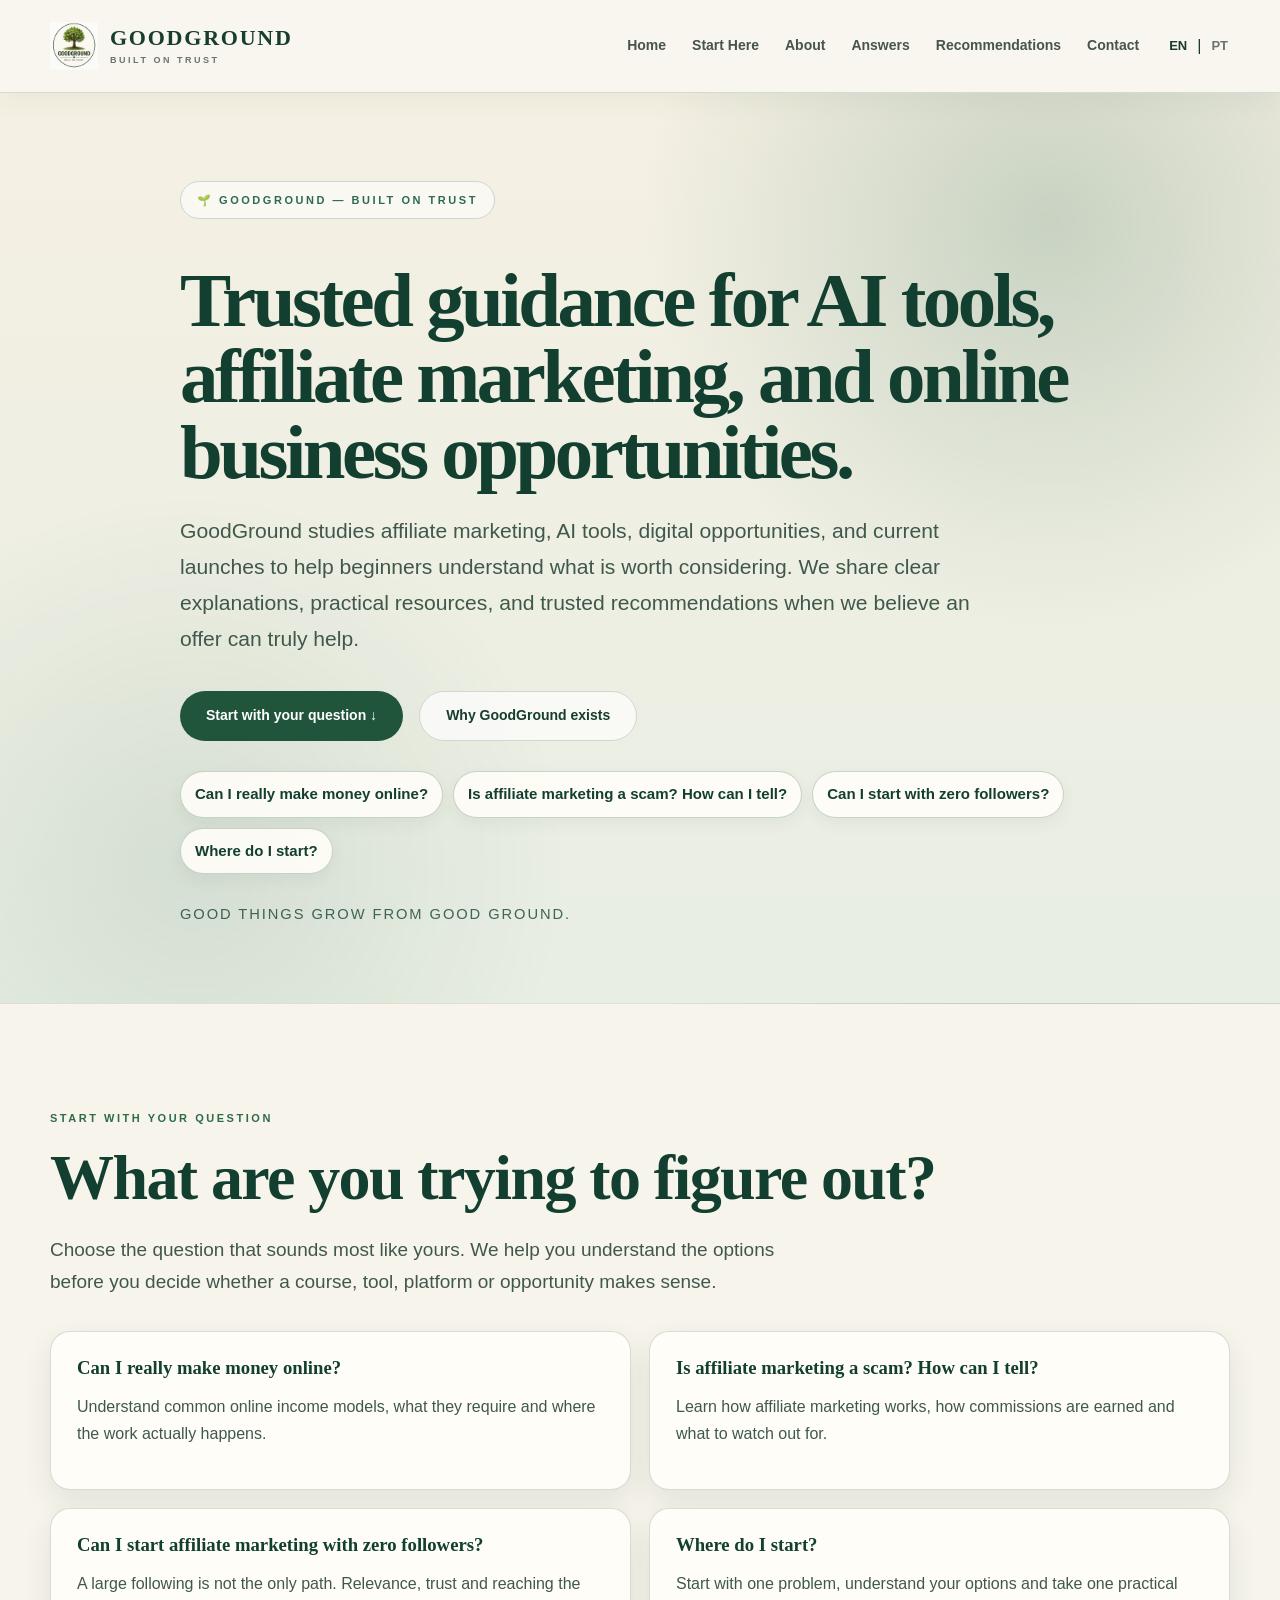
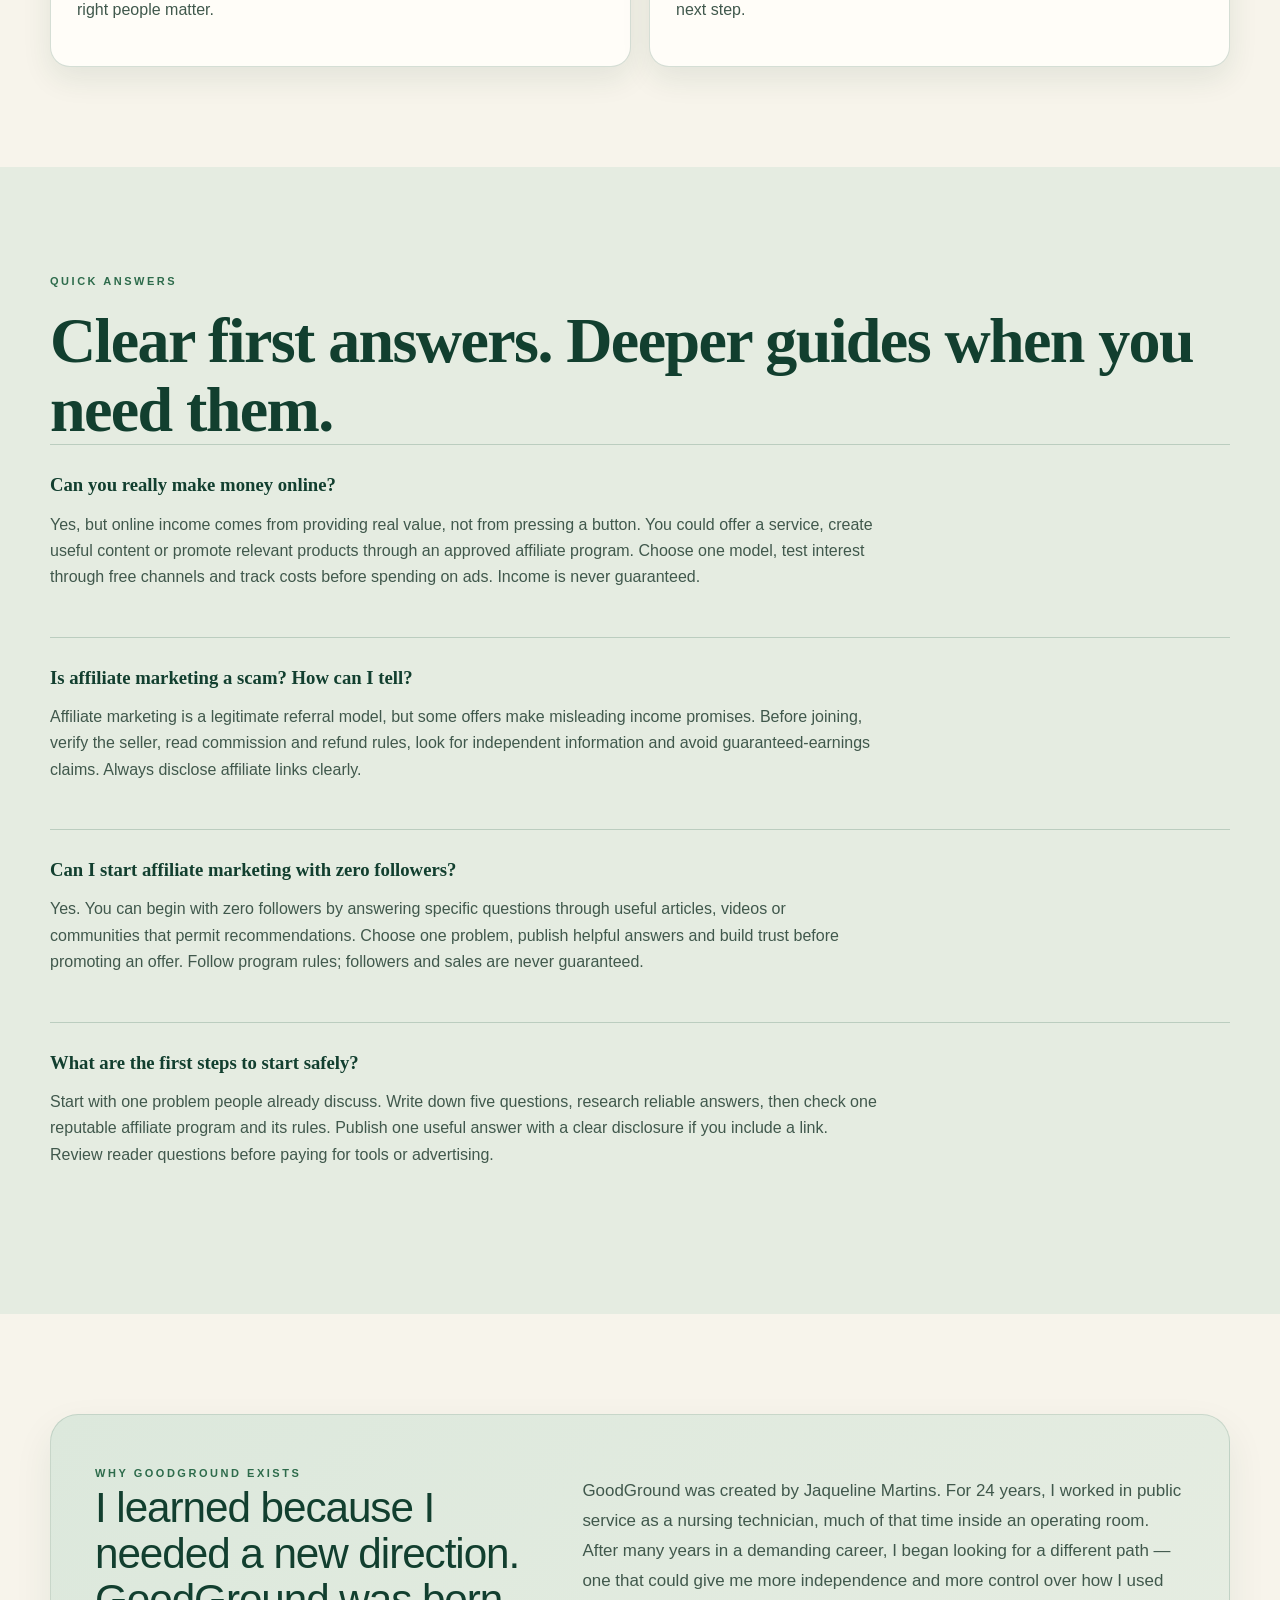
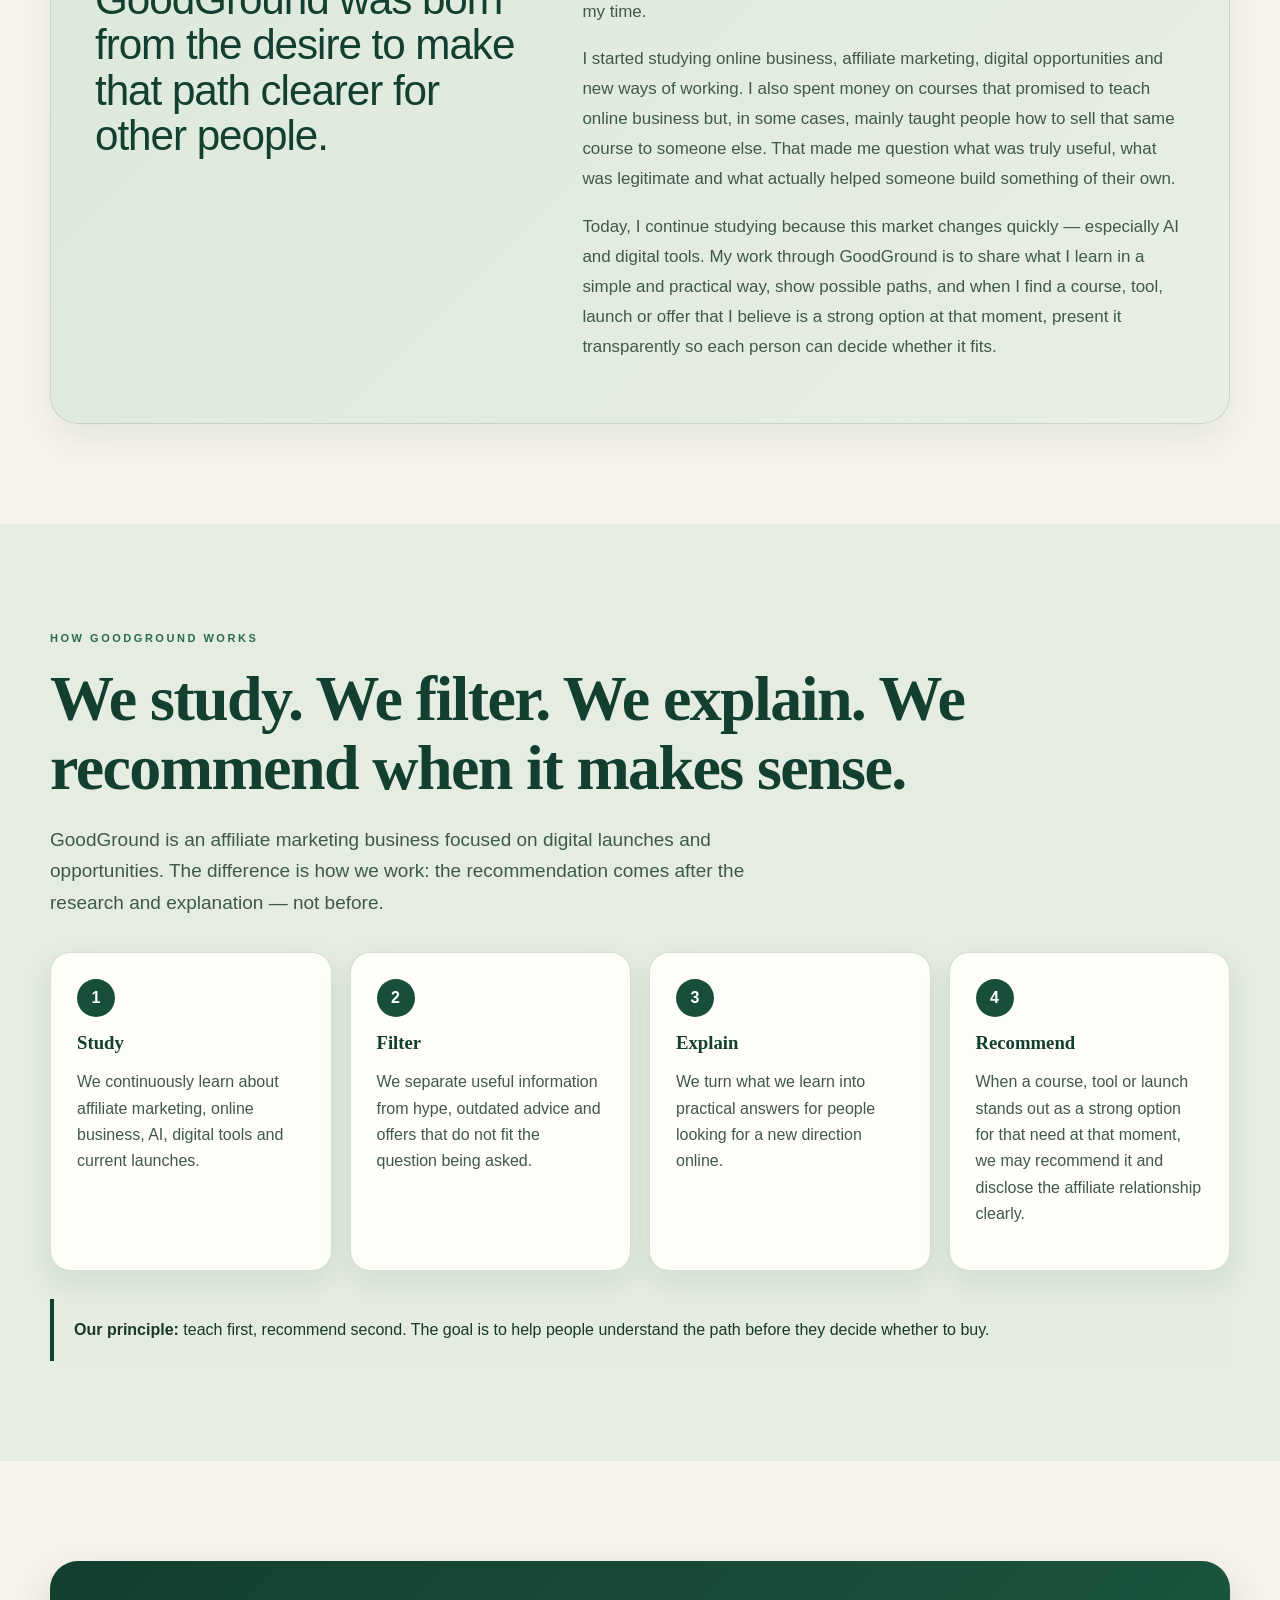
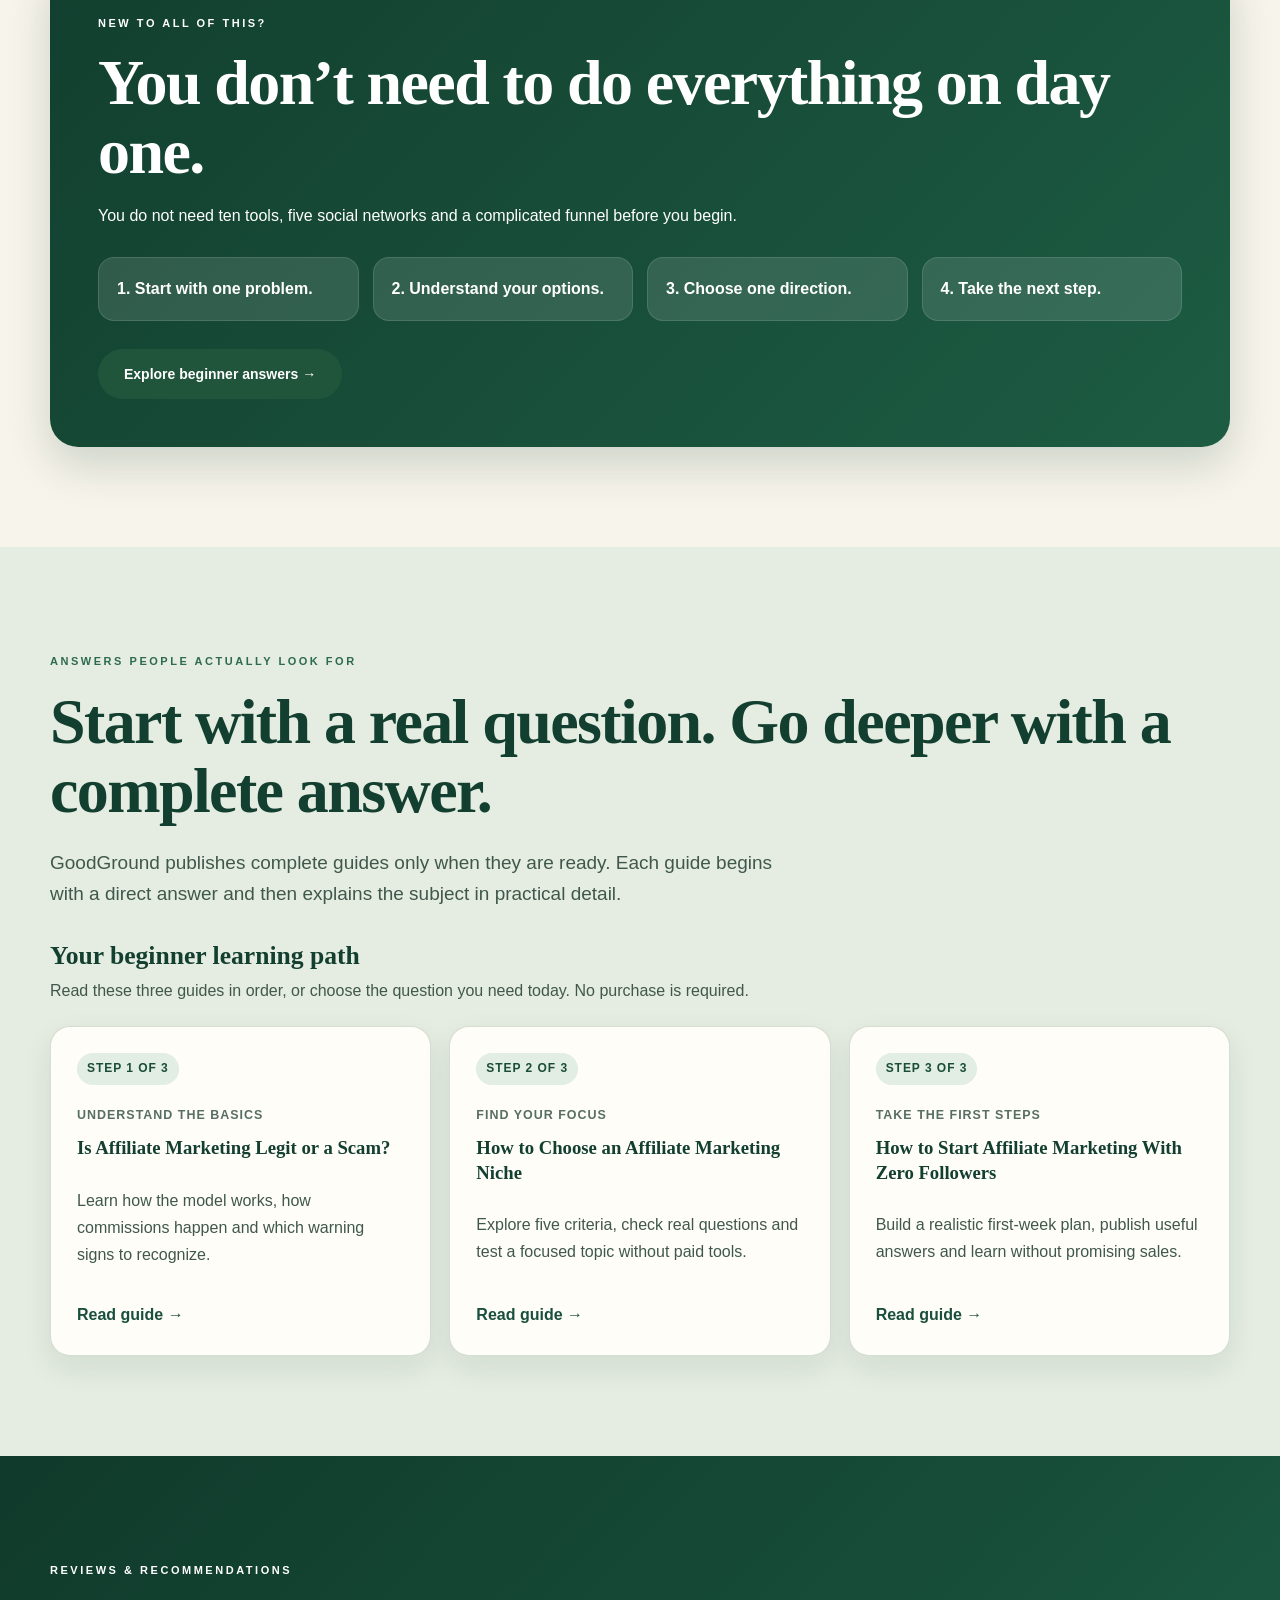
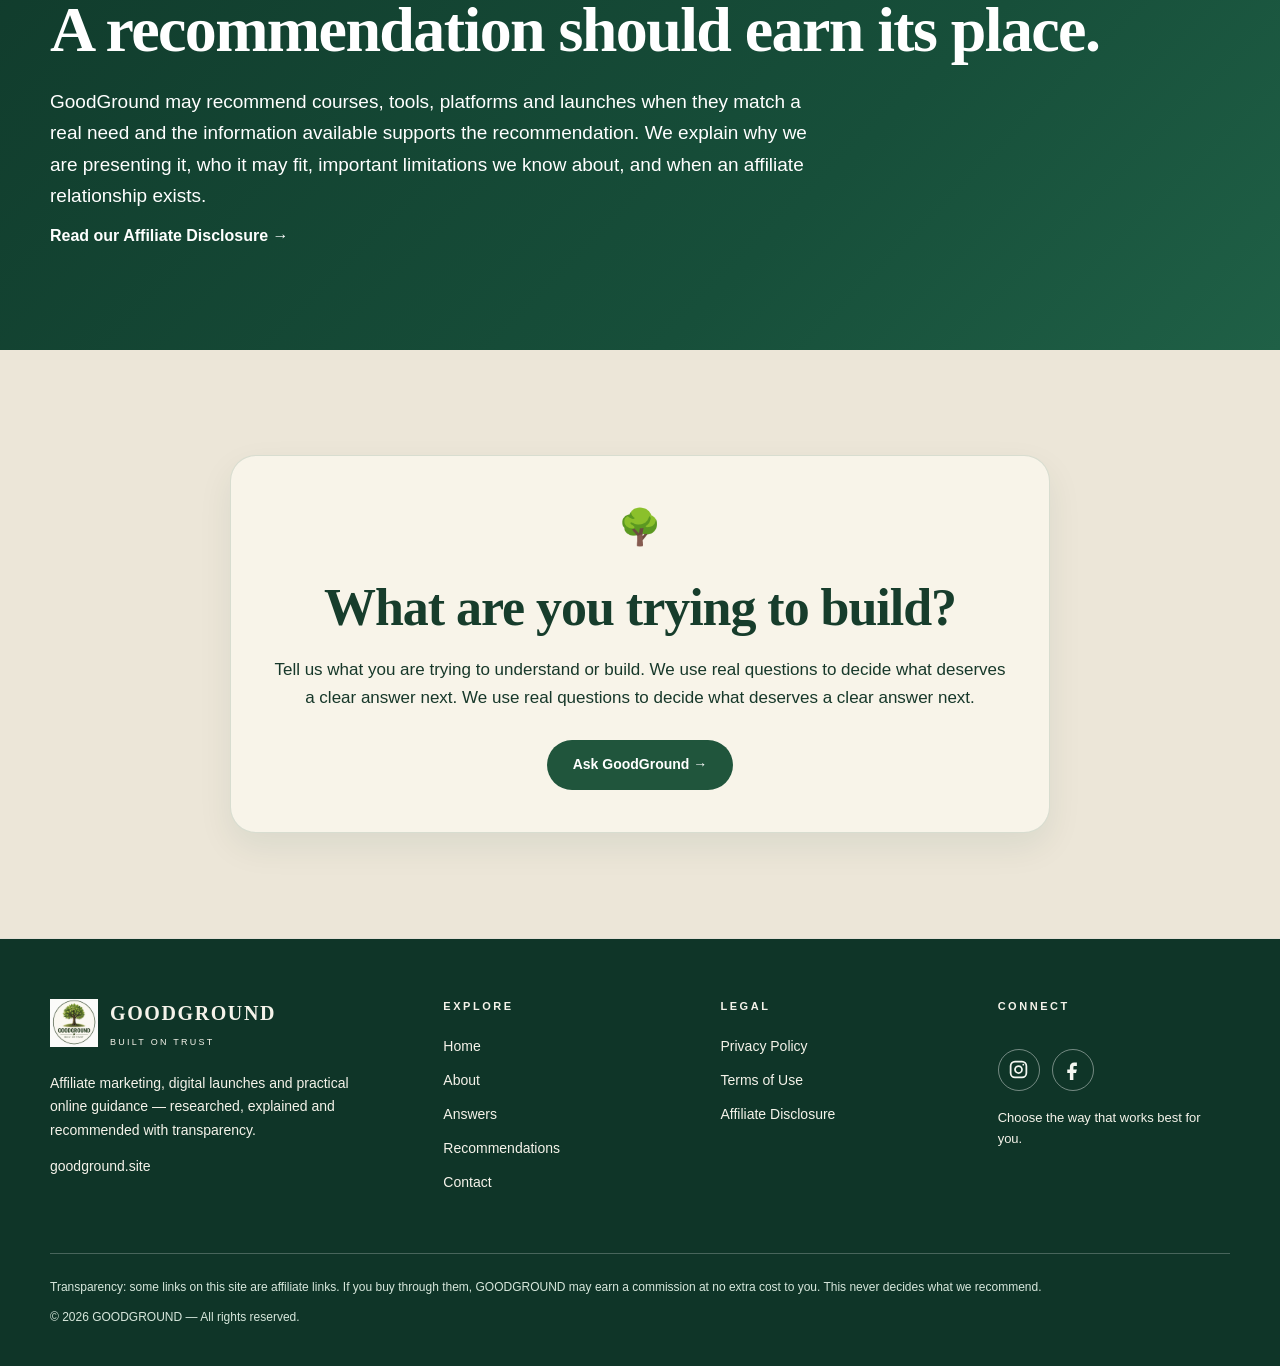
<file: index.html>
<!doctype html>
<html lang="en">
<head>
  <meta charset="utf-8">
  <meta name="viewport" content="width=device-width, initial-scale=1">

  <title>GoodGround — Trusted Guidance for AI Tools & Online Business</title>

  <meta
    id="meta-description"
    name="description"
    content="Trusted guidance on AI tools, affiliate marketing, online business opportunities and selected launches — researched, explained and recommended with transparency."
  >

  <meta
    name="robots"
    content="index, follow, max-image-preview:large, max-snippet:-1, max-video-preview:-1"
  >

  <link rel="canonical" href="https://goodground.site/">
  <meta name="theme-color" content="#174f3a">

  <meta property="og:type" content="website">
  <meta property="og:site_name" content="GoodGround">

  <meta
    property="og:title"
    content="GoodGround — Trusted Guidance for AI Tools & Online Business"
  >

  <meta
    property="og:description"
    content="Trusted guidance on AI tools, affiliate marketing, online business opportunities and selected launches — researched, explained and recommended with transparency."
  >

  <meta property="og:url" content="https://goodground.site/">
  <meta property="og:image" content="https://goodground.site/goodground-logo.png">
  <meta property="og:locale" content="en_US">
  <meta property="og:locale:alternate" content="pt_BR">

  <meta name="twitter:card" content="summary_large_image">

  <meta
    name="twitter:title"
    content="GoodGround — Trusted Guidance for AI Tools & Online Business"
  >

  <meta
    name="twitter:description"
    content="Trusted guidance on AI tools, affiliate marketing, online business opportunities and selected launches — researched, explained and recommended with transparency."
  >

  <meta
    name="twitter:image"
    content="https://goodground.site/goodground-logo.png"
  >

  <link rel="icon" href="/goodground-logo.png">
  <style>
:root{
  --green:#173d2c;
  --green2:#20553c;
  --green3:#2d6b4b;
  --cream:#faf8f2;
  --cream2:#f4f1e8;
  --white:#ffffff;
  --ink:#163126;
  --text:#4f5e55;
  --muted:#748079;
  --line:#deddd5;
  --shadow:0 18px 45px rgba(24,55,39,.08);
}

*{
  box-sizing:border-box;
}

html{
  scroll-behavior:smooth;
}

body{
  margin:0;
  font-family:Arial,Helvetica,sans-serif;
  color:var(--ink);
  background:var(--cream);
  line-height:1.65;
}

img{
  max-width:100%;
  display:block;
}

a{
  color:inherit;
}

button,
input,
textarea{
  font:inherit;
}

.wrap{
  width:min(1180px,calc(100% - 48px));
  margin:auto;
}


/* HEADER */

.site-header{
  position:sticky;
  top:0;
  z-index:100;
  background:rgba(250,248,242,.97);
  backdrop-filter:blur(12px);
  border-bottom:1px solid rgba(23,61,44,.09);
}

.nav{
  min-height:92px;
  display:flex;
  align-items:center;
  gap:28px;
}

.brand{
  display:flex;
  align-items:center;
  gap:12px;
  text-decoration:none;
}

.brand img{
  width:48px;
  height:48px;
  object-fit:contain;
}

.brand-text{
  display:flex;
  flex-direction:column;
  line-height:1.1;
}

.brand-text strong{
  font-family:Georgia,"Times New Roman",serif;
  font-size:22px;
  letter-spacing:.08em;
  color:var(--green);
}

.brand-text span{
  margin-top:6px;
  font-size:9px;
  font-weight:700;
  letter-spacing:.28em;
  color:#6b756e;
}

.links{
  display:flex;
  align-items:center;
  gap:26px;
  margin-left:auto;
}

.links a{
  text-decoration:none;
  font-size:14px;
  font-weight:600;
  color:#46544b;
}

.links a:hover{
  color:var(--green3);
}

.languages{
  display:flex;
  align-items:center;
  gap:8px;
}

.language-link{
  appearance:none;
  border:0;
  background:transparent;
  padding:2px;
  cursor:pointer;
  color:#6a756d;
  font-weight:700;
  font-size:13px;
}

.language-link.active{
  color:var(--green);
}

.language-link:hover{
  color:var(--green3);
}


/* HERO */

.hero{
  position:relative;
  min-height:665px;
  display:flex;
  align-items:center;
  overflow:hidden;
  background:
    radial-gradient(circle at 73% 43%,rgba(72,110,84,.16),transparent 27%),
    linear-gradient(110deg,#fcfaf4 0%,#f8f5ed 48%,#efede5 100%);
}

.hero::after{
  content:"";
  position:absolute;
  right:-7%;
  bottom:-42%;
  width:750px;
  height:750px;
  border-radius:50%;
  background:radial-gradient(
    circle,
    rgba(34,78,54,.14) 0%,
    rgba(34,78,54,.07) 35%,
    transparent 68%
  );
}

.hero-overlay{
  position:absolute;
  inset:0;
  pointer-events:none;
}

.hero-content{
  position:relative;
  z-index:2;
  padding:62px 0 54px;
}

.kicker,
.eyebrow{
  display:inline-block;
  text-transform:uppercase;
  letter-spacing:.23em;
  font-size:11px;
  font-weight:800;
  color:var(--green3);
}

.kicker{
  padding:9px 16px;
  border:1px solid #ccd6cf;
  border-radius:999px;
  background:rgba(255,255,255,.58);
  margin-bottom:28px;
}

h1,
h2,
h3{
  font-family:Georgia,"Times New Roman",serif;
  line-height:1.08;
  margin:0;
}

.hero h1{
  max-width:820px;
  font-size:clamp(32px,3.7vw,48px);
  font-weight:600;
  letter-spacing:0;
  color:var(--green);
}

.hero-text{
  max-width:710px;
  margin:28px 0 0;
  font-size:19px;
  line-height:1.75;
  color:var(--text);
}

.hero-actions{
  display:flex;
  gap:16px;
  flex-wrap:wrap;
  margin-top:34px;
}


/* BUTTONS */

.btn{
  display:inline-flex;
  align-items:center;
  justify-content:center;
  min-height:50px;
  padding:12px 26px;
  border-radius:999px;
  border:0;
  text-decoration:none;
  font-weight:700;
  font-size:14px;
  cursor:pointer;
  transition:.2s ease;
}

.btn-primary{
  background:var(--green2);
  color:white;
}

.btn-primary:hover{
  background:var(--green);
  transform:translateY(-1px);
}

.btn-secondary{
  background:rgba(255,255,255,.7);
  border:1px solid #cfd7d1;
  color:var(--green);
}

.btn-secondary:hover{
  background:#fff;
}


/* GENERAL */

.section{
  padding:100px 0;
}

.section-title{
  margin-top:13px;
  font-size:clamp(40px,5vw,64px);
  color:var(--green);
  letter-spacing:-.025em;
}

.section-intro{
  max-width:760px;
  margin:22px 0 0;
  font-size:19px;
  color:var(--text);
}

.content-grid{
  display:grid;
  grid-template-columns:1fr 1fr;
  gap:90px;
  align-items:start;
  margin-top:28px;
}

.content-grid h2{
  font-size:clamp(42px,5vw,64px);
  color:var(--green);
  letter-spacing:-.025em;
}

.content-grid p{
  margin-top:0;
  margin-bottom:20px;
  font-size:18px;
  color:var(--text);
}

.soft-background{
  background:var(--cream2);
}


/* CARDS */

.cards{
  display:grid;
  grid-template-columns:repeat(3,1fr);
  gap:24px;
  margin-top:48px;
}

.card{
  min-height:275px;
  padding:32px;
  background:#fff;
  border:1px solid #e0e3dd;
  border-radius:18px;
  transition:.2s ease;
}

.card:hover{
  transform:translateY(-4px);
  box-shadow:var(--shadow);
}

.card-icon{
  width:46px;
  height:46px;
  display:flex;
  align-items:center;
  justify-content:center;
  border-radius:50%;
  background:#edf2ed;
  color:var(--green);
  font-size:12px;
  font-weight:800;
}

.card h3{
  margin:25px 0 13px;
  font-size:27px;
  color:var(--green);
}

.card p{
  margin:0;
  color:var(--text);
}

.text-link{
  display:inline-block;
  margin-top:12px;
  color:var(--green3);
  text-decoration:none;
  font-weight:700;
}

.text-link:hover{
  text-decoration:underline;
}


/* DARK SECTION */

.dark-section{
  background:var(--green);
  color:#fff;
}

.light{
  color:#fff;
}

.light-muted{
  color:#d8e1da;
}


/* GET IN TOUCH */

.contact-cta{
  background:var(--cream);
  padding:105px 0;
  text-align:center;
}

.contact-cta-inner{
  max-width:820px;
}

.contact-tree{
  font-size:35px;
  margin-bottom:24px;
}

.contact-cta h2{
  max-width:760px;
  margin:0 auto;
  color:var(--green);
  font-size:clamp(34px,4.4vw,52px);
  letter-spacing:-.02em;
}

.contact-cta p{
  margin:20px 0 28px;
  color:var(--text);
  font-size:17px;
}


/* CONTACT */

#contact{
  scroll-margin-top:110px;
}

.contact-section{
  background:var(--cream);
  border-top:1px solid #ebe7dc;
}

.contact-layout{
  display:grid;
  grid-template-columns:.9fr 1.1fr;
  gap:65px;
  align-items:start;
}

.contact-info{
  padding-top:8px;
}

.contact-info h2{
  margin:12px 0 20px;
  max-width:460px;
  color:var(--green);
  font-size:clamp(46px,5vw,67px);
  letter-spacing:-.025em;
}

.contact-info > p{
  max-width:500px;
  margin:0 0 34px;
  color:var(--text);
  font-size:17px;
}

.contact-method{
  margin-top:28px;
  padding:25px 26px;
  border:1px solid #dddcd4;
  border-radius:18px;
  background:#fff;
}

.contact-method-label{
  display:block;
  margin-bottom:8px;
  color:#758179;
  font-size:11px;
  font-weight:800;
  letter-spacing:.22em;
}

.contact-method-link{
  display:inline-block;
  color:var(--green);
  font-family:Georgia,"Times New Roman",serif;
  font-size:22px;
  font-weight:700;
  text-decoration:none;
}

.contact-method-link:hover{
  text-decoration:underline;
}

.contact-social-text{
  margin-top:18px;
  color:var(--muted);
  font-size:14px;
}


/* FORM */

.contact-form-card{
  position:relative;
  padding:40px;
  background:#fff;
  border:1px solid #dddcd4;
  border-radius:24px;
  box-shadow:0 5px 20px rgba(20,50,35,.025);
}

.form-row{
  display:grid;
  grid-template-columns:1fr 1fr;
  gap:20px;
}

.form-group{
  display:flex;
  flex-direction:column;
  gap:8px;
  margin-bottom:20px;
}

.form-group label{
  color:var(--ink);
  font-size:14px;
  font-weight:700;
}

.form-group input,
.form-group textarea{
  width:100%;
  border:1px solid #dddcd4;
  border-radius:14px;
  background:#fff;
  color:var(--ink);
  outline:none;
  font-size:15px;
}

.form-group input{
  height:50px;
  padding:0 16px;
}

.form-group textarea{
  min-height:155px;
  padding:15px 16px;
  resize:vertical;
}

.form-group input:focus,
.form-group textarea:focus{
  border-color:#7b9b88;
  box-shadow:0 0 0 3px rgba(33,79,56,.08);
}

.form-submit{
  min-width:190px;
  margin-top:3px;
}

.form-privacy{
  margin:16px 0 0;
  color:var(--muted);
  font-size:12px;
}

.form-privacy a{
  color:var(--green);
  font-weight:700;
}


/* FOOTER */

.footer{
  background:var(--cream2);
  color:var(--text);
  border-top:1px solid #e3e0d7;
  padding:58px 0 28px;
}

.footer-main{
  display:grid;
  grid-template-columns:1.5fr .8fr .9fr .9fr;
  gap:60px;
}

.footer-column{
  display:flex;
  flex-direction:column;
  align-items:flex-start;
}

.footer-column h4{
  margin:0 0 20px;
  color:#617069;
  font-size:11px;
  letter-spacing:.23em;
}

.footer-column > a{
  margin-bottom:11px;
  color:#637169;
  text-decoration:none;
  font-size:14px;
}

.footer-column > a:hover{
  color:var(--green);
}

.footer-about p{
  max-width:315px;
  margin:22px 0 12px;
  font-size:14px;
  line-height:1.7;
}

.footer-brand{
  display:flex;
  align-items:center;
  gap:12px;
}

.footer-brand img{
  width:48px;
  height:48px;
  object-fit:contain;
}

.footer-brand div{
  display:flex;
  flex-direction:column;
}

.footer-brand strong{
  color:var(--green);
  font-family:Georgia,"Times New Roman",serif;
  font-size:20px;
  letter-spacing:.08em;
}

.footer-brand span{
  margin-top:5px;
  color:#77837b;
  font-size:9px;
  letter-spacing:.25em;
}

.social-icons{
  display:flex;
  gap:12px;
  margin-bottom:15px;
}

.social-icon{
  width:42px;
  height:42px;
  display:flex;
  align-items:center;
  justify-content:center;
  border-radius:50%;
  border:1px solid #dddcd4;
  background:#fff;
  color:#617069;
  text-decoration:none;
}

.social-icon:hover{
  color:var(--green);
  border-color:#aebcb2;
}

.footer-connect p{
  max-width:210px;
  margin:0;
  color:#78837c;
  font-size:13px;
}

.footer-bottom{
  margin-top:48px;
  padding-top:24px;
  border-top:1px solid #dedbd2;
  color:#77827b;
  font-size:12px;
}

.footer-bottom p{
  margin:0 0 10px;
}


/* Footer social links: visible branded icons, no overflowing text */
.footer-connect .social-icons { display:flex; align-items:center; gap:12px; margin-top:14px; margin-bottom:16px; }
.footer-connect .social-icon {
  flex:0 0 42px; width:42px; height:42px;
  display:inline-flex; align-items:center; justify-content:center;
  background:transparent; border:1px solid rgba(255,255,255,.42);
  color:#f4f7f1; border-radius:50%;
  transition:background-color .15s ease,border-color .15s ease;
}
.footer-connect .social-icon svg { display:block; width:21px; height:21px; }
.footer-connect .social-icon:hover,.footer-connect .social-icon:focus-visible {
  background:rgba(255,255,255,.12); border-color:#fff; color:#fff;
}
/* LEGAL PAGES */

.legal{
  max-width:880px;
  padding-bottom:70px;
}

.legal h1{
  margin:65px 0 25px;
  font-size:52px;
  color:var(--green);
}

.legal h2{
  margin:32px 0 10px;
  font-size:27px;
  color:var(--green);
}

.legal p,
.legal li{
  color:#536158;
}


/* TABLET */

@media(max-width:1000px){

  .links{
    gap:15px;
  }

  .links a{
    font-size:12px;
  }

  .content-grid{
    gap:50px;
  }

  .cards{
    grid-template-columns:1fr 1fr;
  }

  .contact-layout{
    gap:35px;
  }

  .footer-main{
    grid-template-columns:1fr 1fr;
  }

}


/* MOBILE */

@media(max-width:760px){

  .wrap{
    width:min(100% - 30px,1180px);
  }

  .site-header{
    position:relative;
  }

  .nav{
    min-height:auto;
    padding:17px 0;
    flex-wrap:wrap;
  }

  .brand img{
    width:42px;
    height:42px;
  }

  .brand-text strong{
    font-size:18px;
  }

  .languages{
    margin-left:auto;
  }

  .links{
    width:100%;
    order:3;
    overflow-x:auto;
    justify-content:flex-start;
    padding:12px 0 3px;
  }

  .links a{
    white-space:nowrap;
    font-size:13px;
  }

  .hero{
    min-height:610px;
  }

  .hero-content{
    padding:48px 0;
  }

  .hero h1{
    font-size:clamp(30px,8vw,40px);
  }

  .hero-text{
    font-size:17px;
  }

  .section{
    padding:72px 0;
  }

  .content-grid,
  .contact-layout{
    grid-template-columns:1fr;
  }

  .cards{
    grid-template-columns:1fr;
  }

  .contact-cta{
    padding:80px 0;
  }

  .contact-info h2{
    font-size:48px;
  }

  .contact-form-card{
    padding:26px 20px;
  }

  .form-row{
    grid-template-columns:1fr;
    gap:0;
  }

  .footer-main{
    grid-template-columns:1fr;
    gap:38px;
  }

}

  </style>

  <script type="application/ld+json">
  {
    "@context": "https://schema.org",
    "@type": "WebSite",
    "name": "GoodGround",
    "alternateName": "GOODGROUND — BUILT ON TRUST",
    "url": "https://goodground.site/",
    "description": "Trusted guidance on AI tools, affiliate marketing, online business opportunities and selected launches — researched, explained and recommended with transparency.",
    "publisher": {
      "@type": "Organization",
      "name": "GoodGround",
      "slogan": "BUILT ON TRUST",
      "url": "https://goodground.site/",
      "logo": {
        "@type": "ImageObject",
        "url": "https://goodground.site/goodground-logo.png"
      },
      "sameAs": [
        "https://www.instagram.com/goodground.site/",
        "https://www.facebook.com/people/GoodGround/61593695165469/"
      ]
    }
  }
  </script>

  <style>
    :root {
      --green-dark: #123f2f;
      --green-main: #174f3a;
      --green-mid: #2f6b4d;
      --green-soft: #dce8dc;
      --green-soft-2: #e7eee3;
      --cream: #f1ede1;
      --cream-light: #f7f4eb;
      --card: #fffdf8;
      --text: #17382a;
      --muted: #40584c;
      --border: rgba(23,79,58,.18);
    }

    * {
      box-sizing: border-box;
    }

    html {
      scroll-behavior: smooth;
    }

    body {
      margin: 0;
      background: var(--cream-light);
      color: var(--text);
    }

    .site-header {
      background: rgba(248,246,239,.97);
      border-bottom: 1px solid rgba(23,79,58,.16);
      box-shadow: 0 8px 26px rgba(18,63,47,.05);
      backdrop-filter: blur(10px);
    }

    .hero-new {
      position: relative;
      overflow: hidden;
      padding: 88px 0 76px;
      background:
        radial-gradient(circle at 82% 14%, rgba(47,107,77,.22), transparent 31%),
        radial-gradient(circle at 15% 85%, rgba(23,79,58,.10), transparent 28%),
        linear-gradient(180deg, #f5f0e3 0%, #e8eee3 100%);
      border-bottom: 1px solid rgba(23,79,58,.10);
    }

    .hero-inner {
      max-width: 920px;
    }

    .hero-new h1 {
      max-width: 900px;
      margin: 16px 0 22px;
      font-size: clamp(2.7rem, 6vw, 5.3rem);
      line-height: .99;
      letter-spacing: -.045em;
      color: var(--green-dark);
    }

    .hero-lead {
      max-width: 790px;
      font-size: clamp(1.08rem, 2vw, 1.32rem);
      line-height: 1.7;
      color: var(--muted);
    }

    .hero-question-strip {
      display: flex;
      flex-wrap: wrap;
      gap: 10px;
      margin: 30px 0 0;
    }

    .hero-question-strip a {
      display: inline-flex;
      align-items: center;
      padding: 10px 14px;
      border: 1px solid rgba(23,79,58,.24);
      border-radius: 999px;
      background: rgba(255,253,248,.90);
      color: var(--green-dark);
      text-decoration: none;
      font-size: .94rem;
      font-weight: 700;
      box-shadow: 0 6px 16px rgba(18,63,47,.05);
    }

    .hero-question-strip a:hover {
      transform: translateY(-1px);
    }

    .brand-line {
      margin-top: 28px;
      font-size: .92rem;
      letter-spacing: .13em;
      text-transform: uppercase;
      color: var(--green-dark);
      opacity: .78;
    }

    .section {
      background: var(--cream-light);
    }

    .soft-background {
      background: #e5ece1 !important;
    }

    .question-grid,
    .article-grid {
      display: grid;
      grid-template-columns: repeat(2, minmax(0,1fr));
      gap: 18px;
      margin-top: 34px;
    }

    .help-grid {
      display: grid;
      grid-template-columns: repeat(4, minmax(0,1fr));
      gap: 18px;
      margin-top: 34px;
    }

    .question-card,
    .help-card,
    .article-card {
      display: block;
      padding: 26px;
      border: 1px solid var(--border);
      border-radius: 20px;
      background: var(--card);
      box-shadow: 0 12px 30px rgba(18,63,47,.09);
      text-decoration: none;
      color: inherit;
    }

    .question-card:hover,
    .article-card:hover {
      transform: translateY(-3px);
      box-shadow: 0 16px 38px rgba(18,63,47,.14);
      border-color: rgba(23,79,58,.28);
    }

    .question-card h3,
    .help-card h3,
    .article-card h3 {
      margin-top: 0;
      margin-bottom: 10px;
      color: var(--green-dark);
    }

    .question-card p,
    .help-card p,
    .article-card p,
    .section-intro,
    .answer-block p,
    .story-copy p {
      color: var(--muted);
    }

    .story-panel {
      display: grid;
      grid-template-columns: .85fr 1.15fr;
      gap: 42px;
      align-items: start;
      padding: 44px;
      border-radius: 28px;
      background: linear-gradient(135deg, #dce8dc 0%, #e8eee3 100%);
      border: 1px solid rgba(23,79,58,.14);
      box-shadow: 0 16px 38px rgba(18,63,47,.08);
    }

    .story-quote {
      font-size: clamp(1.9rem, 3.3vw, 3.1rem);
      line-height: 1.08;
      letter-spacing: -.025em;
      margin: 0;
      color: var(--green-dark);
    }

    .story-copy p {
      font-size: 1.06rem;
      line-height: 1.78;
    }

    .step-number {
      display: inline-flex;
      width: 38px;
      height: 38px;
      align-items: center;
      justify-content: center;
      border-radius: 50%;
      background: var(--green-main);
      color: #fff;
      font-weight: 800;
      margin-bottom: 16px;
    }

    .answer-block {
      border-top: 1px solid rgba(23,79,58,.20);
      padding: 30px 0;
    }

    .answer-block:first-child {
      border-top: 0;
    }

    .answer-block h3 {
      color: var(--green-dark);
      margin-bottom: 10px;
    }

    .answer-block p {
      max-width: 830px;
    }

    .start-panel {
      padding: 48px;
      border-radius: 28px;
      background: linear-gradient(135deg, #123f2f 0%, #1d5c43 100%);
      color: #fff;
      box-shadow: 0 18px 44px rgba(18,63,47,.18);
    }

    .start-panel .section-title,
    .start-panel p {
      color: #fff;
    }

    .start-steps {
      display: grid;
      grid-template-columns: repeat(4,minmax(0,1fr));
      gap: 14px;
      margin: 28px 0;
    }

    .start-step {
      padding: 18px;
      border-radius: 16px;
      background: rgba(255,255,255,.12);
      border: 1px solid rgba(255,255,255,.12);
    }

    .article-card .tag {
      display: inline-block;
      margin-bottom: 12px;
      font-size: .78rem;
      font-weight: 800;
      letter-spacing: .08em;
      text-transform: uppercase;
      opacity: .72;
    }

    .trust-note {
      margin-top: 28px;
      padding: 18px 20px;
      border-left: 4px solid var(--green-dark);
      background: #e4ebdf;
      color: var(--text);
    }

    .dark-section {
      background: linear-gradient(135deg, #103a2b 0%, #174f3a 65%, #1f6046 100%);
    }

    .dark-section .eyebrow,
    .dark-section .section-title,
    .dark-section p,
    .dark-section a {
      color: #fff;
    }

    .contact-cta {
      background: #ece6d8;
    }

    .contact-cta-inner {
      background: #f8f4e9;
      border: 1px solid rgba(23,79,58,.14);
      border-radius: 26px;
      box-shadow: 0 14px 34px rgba(18,63,47,.08);
      padding: 42px;
    }

    .section-title,
    h2,
    h3 {
      color: var(--green-dark);
    }

    .footer {
      background: #0f3528;
      color: #f5f3ea;
    }

    .footer a,
    .footer p,
    .footer h4,
    .footer strong,
    .footer span {
      color: inherit;
    }

    .footer-bottom {
      border-top: 1px solid rgba(255,255,255,.24);
      color: #d7e7dc;
    }
    .footer-bottom p,
    .footer-bottom span {
      color: #d7e7dc;
    }


    /* Three-guide beginner journey */
    .learning-path-intro { margin: 32px 0 0; max-width: 760px; }
    .learning-path-intro h3 { margin: 0 0 8px; font-size: clamp(1.3rem,2vw,1.6rem); color: var(--green-dark); }
    .learning-path-intro p { margin: 0; color: var(--muted); line-height: 1.7; }
    .learning-path-grid { grid-template-columns: repeat(3,minmax(0,1fr)); align-items: stretch; margin-top: 22px; }
    .learning-guide-card { display: flex; flex-direction: column; min-width: 0; }
    .learning-guide-card .guide-number { display: inline-block; align-self: flex-start; padding: 6px 10px; border-radius: 999px; background: #e2ede3; color: #194d37; font-size: .75rem; font-weight: 800; letter-spacing: .08em; margin-bottom: 20px; }
    .learning-guide-card .tag { display: block; margin-bottom: 10px; }
    .learning-guide-card h3 { line-height: 1.32; }
    .learning-guide-card p { line-height: 1.7; }
    .learning-guide-card .guide-read { display: inline-block; margin-top: auto; padding-top: 18px; color: #194f3d; font-weight: 800; }
    .learning-guide-card:focus-visible { outline: 3px solid #2f805b; outline-offset: 3px; }
    @media (max-width: 1080px) { .learning-path-grid { grid-template-columns: repeat(2,minmax(0,1fr)); } }
    @media (max-width: 860px) {
      .question-grid,
      .article-grid,
      .story-panel {
        grid-template-columns: 1fr;
      }

      .help-grid,
      .start-steps {
        grid-template-columns: repeat(2,minmax(0,1fr));
      }

      .story-panel,
      .start-panel {
        padding: 30px;
      }
    }

    @media (max-width: 560px) {
      .hero-new {
        padding: 66px 0 54px;
      }

      .help-grid,
      .start-steps {
        grid-template-columns: 1fr;
      }

      .question-card,
      .help-card,
      .article-card {
        padding: 22px;
      }

      .story-panel,
      .start-panel {
        padding: 24px;
        border-radius: 20px;
      }

      .contact-cta-inner {
        padding: 28px 22px;
        border-radius: 20px;
      }
    }
  
    /* Mobile usability audit: 2026-10-09 */
    .footer-main { grid-template-columns: minmax(0,1.5fr) repeat(3,minmax(0,1fr)); gap: clamp(24px,3.5vw,60px); }
    .footer-column, .footer-brand, .footer-brand > div { min-width: 0; }
    .footer-brand strong { overflow-wrap: anywhere; }
    .footer-column > a { overflow-wrap: anywhere; }
    section[id], .answer-block[id] { scroll-margin-top: 104px; }
    @media (max-width: 1000px) {
      .footer-main { grid-template-columns: repeat(2,minmax(0,1fr)); }
    }
    @media (max-width: 760px) {
      .footer-main { grid-template-columns: minmax(0,1fr); }
      section[id], .answer-block[id] { scroll-margin-top: 14px; }
      .links { flex-wrap: nowrap; min-width: 0; scrollbar-width: thin; scroll-snap-type: x proximity; overscroll-behavior-x: contain; -webkit-overflow-scrolling: touch; }
      .links a { display: inline-flex; align-items: center; min-height: 40px; scroll-snap-align: start; }
      .brand-text strong { font-size: clamp(15px,4.5vw,18px); letter-spacing: .04em; }
      .hero-new h1, .section-title { overflow-wrap: break-word; }
    }
    @media (max-width: 600px) {
      .learning-path-grid { grid-template-columns: minmax(0,1fr); }
      .learning-guide-card { padding: 22px; }
      .hero-actions .btn { max-width: 100%; text-align: center; }
      .footer-bottom { overflow-wrap: anywhere; }
    }
</style>
</head>

<body>

<header class="site-header">
  <nav class="wrap nav">

    <a class="brand" href="/">
      <img src="/goodground-logo.png" alt="GoodGround">

      <div class="brand-text">
        <strong>GOODGROUND</strong>
        <span>BUILT ON TRUST</span>
      </div>
    </a>

    <div class="links">

      <a
        href="#home"
        data-en="Home"
        data-pt="Início">
        Home
      </a>

      <a
        href="#questions"
        data-en="Start Here"
        data-pt="Comece Aqui">
        Start Here
      </a>

      <a
        href="#about"
        data-en="About"
        data-pt="Sobre">
        About
      </a>

      <a
        href="#blog"
        data-en="Answers"
        data-pt="Respostas">
        Answers
      </a>

      <a
        href="#reviews"
        data-en="Recommendations"
        data-pt="Recomendações">
        Recommendations
      </a>

      <a
        href="/contact"
        data-en="Contact"
        data-pt="Contato">
        Contact
      </a>

    </div>

    <div class="languages">

      <button
        type="button"
        id="lang-en"
        class="language-link active"
        onclick="setLanguage('en')">
        EN
      </button>

      <span>|</span>

      <button
        type="button"
        id="lang-pt"
        class="language-link"
        onclick="setLanguage('pt')">
        PT
      </button>

    </div>

  </nav>
</header>


<main>


<section
  id="home"
  class="hero-new">

  <div class="wrap hero-inner">

    <div
      class="kicker"
      data-en="🌱 GOODGROUND — BUILT ON TRUST"
      data-pt="🌱 GOODGROUND — CONSTRUÍDA SOBRE CONFIANÇA">

      🌱 GOODGROUND — BUILT ON TRUST

    </div>

    <h1
      data-en="Trusted guidance for AI tools, affiliate marketing, and online business opportunities."
      data-pt="Orientação confiável sobre ferramentas de IA, marketing de afiliados e oportunidades de negócios online.">

      Trusted guidance for AI tools, affiliate marketing, and online business opportunities.

    </h1>

    <p
      class="hero-lead"
      data-en="GoodGround studies affiliate marketing, AI tools, digital opportunities, and current launches to help beginners understand what is worth considering. We share clear explanations, practical resources, and trusted recommendations when we believe an offer can truly help."
      data-pt="A GoodGround estuda marketing de afiliados, ferramentas de IA, oportunidades digitais e lançamentos atuais para ajudar iniciantes a entender o que vale a pena considerar. Compartilhamos explicações claras, recursos práticos e recomendações confiáveis quando acreditamos que uma oferta pode realmente ajudar.">

      GoodGround studies affiliate marketing, AI tools, digital opportunities, and current launches to help beginners understand what is worth considering. We share clear explanations, practical resources, and trusted recommendations when we believe an offer can truly help.

    </p>

    <div class="hero-actions">

      <a
        class="btn btn-primary"
        href="#questions"
        data-en="Start with your question ↓"
        data-pt="Comece pela sua pergunta ↓">

        Start with your question ↓

      </a>

      <a
        class="btn btn-secondary"
        href="#about"
        data-en="Why GoodGround exists"
        data-pt="Por que a GoodGround existe">

        Why GoodGround exists

      </a>

    </div>

    <div class="hero-question-strip">

      <a
        href="#answer-income"
        data-en="Can I really make money online?"
        data-pt="É realmente possível ganhar dinheiro online?">

        Can I really make money online?

      </a>

      <a
        href="#answer-affiliate"
        data-en="Is affiliate marketing a scam? How can I tell?"
        data-pt="Marketing de afiliados é golpe? Como identificar?">

        Is affiliate marketing a scam? How can I tell?

      </a>

      <a
        href="#answer-audience"
        data-en="Can I start with zero followers?"
        data-pt="Posso começar sem seguidores?">

        Can I start with zero followers?

      </a>

      <a
        href="#answer-start"
        data-en="Where do I start?"
        data-pt="Por onde eu começo?">

        Where do I start?

      </a>

    </div>

    <div
      class="brand-line"
      data-en="Good things grow from good ground."
      data-pt="Coisas boas crescem em solo fértil.">

      Good things grow from good ground.

    </div>

  </div>
</section>


<section
  id="questions"
  class="section">

  <div class="wrap">

    <div
      class="eyebrow"
      data-en="START WITH YOUR QUESTION"
      data-pt="COMECE PELA SUA PERGUNTA">

      START WITH YOUR QUESTION

    </div>

    <h2
      class="section-title"
      data-en="What are you trying to figure out?"
      data-pt="O que você está tentando entender?">

      What are you trying to figure out?

    </h2>

    <p
      class="section-intro"
      data-en="Choose the question that sounds most like yours. We help you understand the options before you decide whether a course, tool, platform or opportunity makes sense."
      data-pt="Escolha a pergunta que mais parece com a sua. Ajudamos você a entender as opções antes de decidir se um curso, ferramenta, plataforma ou oportunidade faz sentido.">

      Choose the question that sounds most like yours. We help you understand the options before you decide whether a course, tool, platform or opportunity makes sense.

    </p>

    <div class="question-grid">

      <a
        class="question-card"
        href="#answer-income">

        <h3
          data-en="Can I really make money online?"
          data-pt="É realmente possível ganhar dinheiro online?">

          Can I really make money online?

        </h3>

        <p
          data-en="Understand common online income models, what they require and where the work actually happens."
          data-pt="Entenda modelos comuns de renda online, o que eles exigem e onde o trabalho realmente acontece.">

          Understand common online income models, what they require and where the work actually happens.

        </p>

      </a>


      <a
        class="question-card"
        href="#answer-affiliate">

        <h3
          data-en="Is affiliate marketing a scam? How can I tell?"
          data-pt="Marketing de afiliados é golpe? Como identificar?">

          Is affiliate marketing a scam? How can I tell?

        </h3>

        <p
          data-en="Learn how affiliate marketing works, how commissions are earned and what to watch out for."
          data-pt="Entenda como o marketing de afiliados funciona, como as comissões são geradas e quais cuidados tomar.">

          Learn how affiliate marketing works, how commissions are earned and what to watch out for.

        </p>

      </a>


      <a
        class="question-card"
        href="#answer-audience">

        <h3
          data-en="Can I start affiliate marketing with zero followers?"
          data-pt="Posso começar no marketing de afiliados sem seguidores?">

          Can I start affiliate marketing with zero followers?

        </h3>

        <p
          data-en="A large following is not the only path. Relevance, trust and reaching the right people matter."
          data-pt="Uma audiência enorme não é o único caminho. Relevância, confiança e alcançar as pessoas certas importam.">

          A large following is not the only path. Relevance, trust and reaching the right people matter.

        </p>

      </a>


      <a
        class="question-card"
        href="#answer-start">

        <h3
          data-en="Where do I start?"
          data-pt="Por onde eu começo?">

          Where do I start?

        </h3>

        <p
          data-en="Start with one problem, understand your options and take one practical next step."
          data-pt="Comece com um problema, entenda suas opções e dê um próximo passo prático.">

          Start with one problem, understand your options and take one practical next step.

        </p>

      </a>

    </div>

  </div>
</section>


<section
  id="answers"
  class="section soft-background">

  <div class="wrap">

    <div
      class="eyebrow"
      data-en="QUICK ANSWERS"
      data-pt="RESPOSTAS RÁPIDAS">

      QUICK ANSWERS

    </div>

    <h2
      class="section-title"
      data-en="Clear first answers. Deeper guides when you need them."
      data-pt="Primeiras respostas claras. Guias mais completos quando você precisar.">

      Clear first answers. Deeper guides when you need them.

    </h2>


    <div
      id="answer-income"
      class="answer-block">

      <h3
        data-en="Can you really make money online?"
        data-pt="É realmente possível ganhar dinheiro online?">

        Can you really make money online?

      </h3>

      <p
        data-en="Yes, but online income comes from providing real value, not from pressing a button. You could offer a service, create useful content or promote relevant products through an approved affiliate program. Choose one model, test interest through free channels and track costs before spending on ads. Income is never guaranteed."
        data-pt="Sim, mas renda online vem de oferecer valor real, não de apertar um botão. Você pode prestar serviços, criar conteúdo útil ou divulgar produtos relevantes por um programa de afiliados aprovado. Escolha um modelo, teste o interesse em canais gratuitos e controle os custos antes de pagar anúncios. A renda nunca é garantida.">
        Yes, but online income comes from providing real value, not from pressing a button. You could offer a service, create useful content or promote relevant products through an approved affiliate program. Choose one model, test interest through free channels and track costs before spending on ads. Income is never guaranteed.
      </p>

    </div>


    <div
      id="answer-affiliate"
      class="answer-block">

      <h3
        data-en="Is affiliate marketing a scam? How can I tell?"
        data-pt="Marketing de afiliados é golpe? Como identificar?">

        Is affiliate marketing a scam? How can I tell?

      </h3>

      <p
        data-en="Affiliate marketing is a legitimate referral model, but some offers make misleading income promises. Before joining, verify the seller, read commission and refund rules, look for independent information and avoid guaranteed-earnings claims. Always disclose affiliate links clearly."
        data-pt="O marketing de afiliados é um modelo legítimo de indicação, mas algumas ofertas fazem promessas enganosas de renda. Antes de entrar, verifique o vendedor, leia as regras de comissão e reembolso, procure informações independentes e evite promessas de ganhos garantidos. Identifique claramente os links de afiliado.">
        Affiliate marketing is a legitimate referral model, but some offers make misleading income promises. Before joining, verify the seller, read commission and refund rules, look for independent information and avoid guaranteed-earnings claims. Always disclose affiliate links clearly.
      </p>

    </div>


    <div
      id="answer-audience"
      class="answer-block">

      <h3
        data-en="Can I start affiliate marketing with zero followers?"
        data-pt="Posso começar no marketing de afiliados sem seguidores?">

        Can I start affiliate marketing with zero followers?

      </h3>

      <p
        data-en="Yes. You can begin with zero followers by answering specific questions through useful articles, videos or communities that permit recommendations. Choose one problem, publish helpful answers and build trust before promoting an offer. Follow program rules; followers and sales are never guaranteed."
        data-pt="Sim. Você pode começar sem seguidores respondendo dúvidas específicas em artigos, vídeos ou comunidades que permitam recomendações. Escolha um problema, publique respostas úteis e construa confiança antes de divulgar uma oferta. Respeite as regras do programa; seguidores e vendas nunca são garantidos.">
        Yes. You can begin with zero followers by answering specific questions through useful articles, videos or communities that permit recommendations. Choose one problem, publish helpful answers and build trust before promoting an offer. Follow program rules; followers and sales are never guaranteed.
      </p>

    </div>


    <div
      id="answer-start"
      class="answer-block">

      <h3
        data-en="What are the first steps to start safely?"
        data-pt="Quais são os primeiros passos para começar com segurança?">

        What are the first steps to start safely?

      </h3>

      <p
        data-en="Start with one problem people already discuss. Write down five questions, research reliable answers, then check one reputable affiliate program and its rules. Publish one useful answer with a clear disclosure if you include a link. Review reader questions before paying for tools or advertising."
        data-pt="Comece com um problema sobre o qual as pessoas já conversam. Anote cinco perguntas, pesquise respostas confiáveis e confira um programa de afiliados respeitável e suas regras. Publique uma resposta útil com divulgação clara se incluir um link. Analise as dúvidas dos leitores antes de pagar ferramentas ou anúncios.">
        Start with one problem people already discuss. Write down five questions, research reliable answers, then check one reputable affiliate program and its rules. Publish one useful answer with a clear disclosure if you include a link. Review reader questions before paying for tools or advertising.
      </p>

    </div>

  </div>
</section>


<section
  id="about"
  class="section">

  <div class="wrap">

    <div class="story-panel">

      <div>

        <div
          class="eyebrow"
          data-en="WHY GOODGROUND EXISTS"
          data-pt="POR QUE A GOODGROUND EXISTE">

          WHY GOODGROUND EXISTS

        </div>

        <p
          class="story-quote"
          data-en="I learned because I needed a new direction. GoodGround was born from the desire to make that path clearer for other people."
          data-pt="Eu aprendi porque precisava de um novo rumo. A GoodGround nasceu da vontade de tornar esse caminho mais claro para outras pessoas.">

          I learned because I needed a new direction. GoodGround was born from the desire to make that path clearer for other people.

        </p>

      </div>


      <div class="story-copy">

        <p
          data-en="GoodGround was created by Jaqueline Martins. For 24 years, I worked in public service as a nursing technician, much of that time inside an operating room. After many years in a demanding career, I began looking for a different path — one that could give me more independence and more control over how I used my time."
          data-pt="A GoodGround foi criada por Jaqueline Martins. Durante 24 anos, trabalhei no serviço público como técnica em enfermagem, grande parte desse tempo dentro de um centro cirúrgico. Depois de muitos anos em uma carreira exigente, comecei a buscar um caminho diferente — que pudesse me dar mais independência e mais controle sobre a forma como eu usava meu tempo.">

          GoodGround was created by Jaqueline Martins.

        </p>

        <p
          data-en="I started studying online business, affiliate marketing, digital opportunities and new ways of working. I also spent money on courses that promised to teach online business but, in some cases, mainly taught people how to sell that same course to someone else. That made me question what was truly useful, what was legitimate and what actually helped someone build something of their own."
          data-pt="Comecei a estudar negócios online, marketing de afiliados, oportunidades digitais e novas formas de trabalhar. Também gastei dinheiro com cursos que prometiam ensinar negócios online, mas que, em alguns casos, ensinavam principalmente como vender aquele mesmo curso para outra pessoa. Isso me fez questionar o que era realmente útil, o que era legítimo e o que de fato ajudava alguém a construir algo próprio.">

          I started studying online business, affiliate marketing, digital opportunities and new ways of working.

        </p>

        <p
          data-en="Today, I continue studying because this market changes quickly — especially AI and digital tools. My work through GoodGround is to share what I learn in a simple and practical way, show possible paths, and when I find a course, tool, launch or offer that I believe is a strong option at that moment, present it transparently so each person can decide whether it fits."
          data-pt="Hoje continuo estudando porque esse mercado muda rapidamente — especialmente a inteligência artificial e as ferramentas digitais. Meu trabalho na GoodGround é dividir o que aprendo de forma simples e prática, mostrar caminhos possíveis e, quando encontro um curso, ferramenta, lançamento ou oferta que considero uma boa opção naquele momento, apresentá-la com transparência para que cada pessoa decida se faz sentido para ela.">

          Today, I continue studying because this market changes quickly — especially AI and digital tools.

        </p>

      </div>

    </div>

  </div>
</section>


<section
  id="how"
  class="section soft-background">

  <div class="wrap">

    <div
      class="eyebrow"
      data-en="HOW GOODGROUND WORKS"
      data-pt="COMO A GOODGROUND TRABALHA">

      HOW GOODGROUND WORKS

    </div>

    <h2
      class="section-title"
      data-en="We study. We filter. We explain. We recommend when it makes sense."
      data-pt="Nós estudamos. Filtramos. Explicamos. Recomendamos quando faz sentido.">

      We study. We filter. We explain. We recommend when it makes sense.

    </h2>

    <p
      class="section-intro"
      data-en="GoodGround is an affiliate marketing business focused on digital launches and opportunities. The difference is how we work: the recommendation comes after the research and explanation — not before."
      data-pt="A GoodGround é uma empresa de marketing de afiliados focada em lançamentos e oportunidades digitais. A diferença está em como trabalhamos: a recomendação vem depois da pesquisa e da explicação — não antes.">

      GoodGround is an affiliate marketing business focused on digital launches and opportunities.

    </p>


    <div class="help-grid">

      <div class="help-card">

        <span class="step-number">1</span>

        <h3
          data-en="Study"
          data-pt="Estudar">

          Study

        </h3>

        <p
          data-en="We continuously learn about affiliate marketing, online business, AI, digital tools and current launches."
          data-pt="Estudamos continuamente marketing de afiliados, negócios online, IA, ferramentas digitais e lançamentos atuais.">

          We continuously learn about affiliate marketing, online business, AI, digital tools and current launches.

        </p>

      </div>


      <div class="help-card">

        <span class="step-number">2</span>

        <h3
          data-en="Filter"
          data-pt="Filtrar">

          Filter

        </h3>

        <p
          data-en="We separate useful information from hype, outdated advice and offers that do not fit the question being asked."
          data-pt="Separamos informação útil de exageros, orientações ultrapassadas e ofertas que não combinam com a pergunta que está sendo feita.">

          We separate useful information from hype, outdated advice and offers that do not fit the question being asked.

        </p>

      </div>


      <div class="help-card">

        <span class="step-number">3</span>

        <h3
          data-en="Explain"
          data-pt="Explicar">

          Explain

        </h3>

        <p
          data-en="We turn what we learn into practical answers for people looking for a new direction online."
          data-pt="Transformamos o que aprendemos em respostas práticas para pessoas que buscam um novo rumo no digital.">

          We turn what we learn into practical answers for people looking for a new direction online.

        </p>

      </div>


      <div class="help-card">

        <span class="step-number">4</span>

        <h3
          data-en="Recommend"
          data-pt="Recomendar">

          Recommend

        </h3>

        <p
          data-en="When a course, tool or launch stands out as a strong option for that need at that moment, we may recommend it and disclose the affiliate relationship clearly."
          data-pt="Quando um curso, ferramenta ou lançamento se destaca como uma boa opção para aquela necessidade naquele momento, podemos recomendá-lo e deixamos clara a relação de afiliado.">

          When a course, tool or launch stands out as a strong option for that need at that moment, we may recommend it and disclose the affiliate relationship clearly.

        </p>

      </div>

    </div>


    <div class="trust-note">

      <strong
        data-en="Our principle:"
        data-pt="Nosso princípio:">

        Our principle:

      </strong>

      <span
        data-en=" teach first, recommend second. The goal is to help people understand the path before they decide whether to buy."
        data-pt=" ensinar primeiro, recomendar depois. O objetivo é ajudar as pessoas a entender o caminho antes de decidirem se querem comprar.">

        teach first, recommend second. The goal is to help people understand the path before they decide whether to buy.

      </span>

    </div>

  </div>
</section>


<section
  id="start-here"
  class="section">

  <div class="wrap">

    <div class="start-panel">

      <div
        class="eyebrow light"
        data-en="NEW TO ALL OF THIS?"
        data-pt="TUDO ISSO É NOVO PARA VOCÊ?">

        NEW TO ALL OF THIS?

      </div>

      <h2
        class="section-title light"
        data-en="You don’t need to do everything on day one."
        data-pt="Você não precisa fazer tudo no primeiro dia.">

        You don’t need to do everything on day one.

      </h2>

      <p
        data-en="You do not need ten tools, five social networks and a complicated funnel before you begin."
        data-pt="Você não precisa de dez ferramentas, cinco redes sociais e um funil complicado antes de começar.">

        You do not need ten tools, five social networks and a complicated funnel before you begin.

      </p>

      <div class="start-steps">

        <div class="start-step">
          <strong
            data-en="1. Start with one problem."
            data-pt="1. Comece com um problema.">
            1. Start with one problem.
          </strong>
        </div>

        <div class="start-step">
          <strong
            data-en="2. Understand your options."
            data-pt="2. Entenda suas opções.">
            2. Understand your options.
          </strong>
        </div>

        <div class="start-step">
          <strong
            data-en="3. Choose one direction."
            data-pt="3. Escolha uma direção.">
            3. Choose one direction.
          </strong>
        </div>

        <div class="start-step">
          <strong
            data-en="4. Take the next step."
            data-pt="4. Dê o próximo passo.">
            4. Take the next step.
          </strong>
        </div>

      </div>

      <a
        class="btn btn-primary"
        href="#blog"
        data-en="Explore beginner answers →"
        data-pt="Veja respostas para iniciantes →">

        Explore beginner answers →

      </a>

    </div>

  </div>
</section>


<section
  id="blog"
  class="section soft-background">

  <div class="wrap">

    <div
      class="eyebrow"
      data-en="ANSWERS PEOPLE ACTUALLY LOOK FOR"
      data-pt="RESPOSTAS QUE AS PESSOAS REALMENTE PROCURAM">

      ANSWERS PEOPLE ACTUALLY LOOK FOR

    </div>

    <h2
      class="section-title"
      data-en="Start with a real question. Go deeper with a complete answer."
      data-pt="Comece com uma pergunta real. Aprofunde com uma resposta completa.">

      Start with a real question. Go deeper with a complete answer.

    </h2>

    <p
      class="section-intro"
      data-en="GoodGround publishes complete guides only when they are ready. Each guide begins with a direct answer and then explains the subject in practical detail."
      data-pt="A GoodGround publica guias completos somente quando estão prontos. Cada guia começa com uma resposta direta e depois explica o assunto em detalhes práticos.">

      GoodGround publishes complete guides only when they are ready. Each guide begins with a direct answer and then explains the subject in practical detail.

    </p>

    <div class="learning-path-intro">
      <h3 data-en="Your beginner learning path" data-pt="Seu caminho de aprendizado">Your beginner learning path</h3>
      <p data-en="Read these three guides in order, or choose the question you need today. No purchase is required." data-pt="Leia estes três guias em sequência ou escolha a dúvida que precisa resolver hoje. Nenhuma compra é necessária.">Read these three guides in order, or choose the question you need today. No purchase is required.</p>
    </div>
    <div class="article-grid learning-path-grid">
      <a class="article-card learning-guide-card" href="/is-affiliate-marketing-legit">
        <span class="guide-number" data-en="STEP 1 OF 3" data-pt="PASSO 1 DE 3">STEP 1 OF 3</span>
        <span class="tag" data-en="UNDERSTAND THE BASICS" data-pt="ENTENDA O BÁSICO">UNDERSTAND THE BASICS</span>
        <h3 data-en="Is Affiliate Marketing Legit or a Scam?" data-pt="Marketing de Afiliados é Legítimo ou Golpe?">Is Affiliate Marketing Legit or a Scam?</h3>
        <p data-en="Learn how the model works, how commissions happen and which warning signs to recognize." data-pt="Entenda como o modelo funciona, como surgem as comissões e quais sinais de alerta reconhecer.">Learn how the model works, how commissions happen and which warning signs to recognize.</p>
        <span class="guide-read" data-en="Read guide →" data-pt="Ler guia →">Read guide →</span>
      </a>
      <a class="article-card learning-guide-card" href="/how-to-choose-an-affiliate-marketing-niche">
        <span class="guide-number" data-en="STEP 2 OF 3" data-pt="PASSO 2 DE 3">STEP 2 OF 3</span>
        <span class="tag" data-en="FIND YOUR FOCUS" data-pt="ENCONTRE SEU FOCO">FIND YOUR FOCUS</span>
        <h3 data-en="How to Choose an Affiliate Marketing Niche" data-pt="Como Escolher um Nicho de Marketing de Afiliados">How to Choose an Affiliate Marketing Niche</h3>
        <p data-en="Explore five criteria, check real questions and test a focused topic without paid tools." data-pt="Explore cinco critérios, investigue perguntas reais e teste um tema específico sem ferramentas pagas.">Explore five criteria, check real questions and test a focused topic without paid tools.</p>
        <span class="guide-read" data-en="Read guide →" data-pt="Ler guia →">Read guide →</span>
      </a>
      <a class="article-card learning-guide-card" href="/how-to-start-affiliate-marketing-with-zero-followers">
        <span class="guide-number" data-en="STEP 3 OF 3" data-pt="PASSO 3 DE 3">STEP 3 OF 3</span>
        <span class="tag" data-en="TAKE THE FIRST STEPS" data-pt="DÊ OS PRIMEIROS PASSOS">TAKE THE FIRST STEPS</span>
        <h3 data-en="How to Start Affiliate Marketing With Zero Followers" data-pt="Como Começar no Marketing de Afiliados Sem Seguidores">How to Start Affiliate Marketing With Zero Followers</h3>
        <p data-en="Build a realistic first-week plan, publish useful answers and learn without promising sales." data-pt="Monte um plano realista para a primeira semana, publique respostas úteis e aprenda sem prometer vendas.">Build a realistic first-week plan, publish useful answers and learn without promising sales.</p>
        <span class="guide-read" data-en="Read guide →" data-pt="Ler guia →">Read guide →</span>
      </a>
    </div>

  </div>
</section>


<section
  id="reviews"
  class="section dark-section">

  <div class="wrap">

    <div
      class="eyebrow light"
      data-en="REVIEWS & RECOMMENDATIONS"
      data-pt="AVALIAÇÕES E RECOMENDAÇÕES">

      REVIEWS & RECOMMENDATIONS

    </div>

    <h2
      class="section-title light"
      data-en="A recommendation should earn its place."
      data-pt="Uma recomendação precisa merecer seu espaço.">

      A recommendation should earn its place.

    </h2>

    <p
      class="section-intro light-muted"
      data-en="GoodGround may recommend courses, tools, platforms and launches when they match a real need and the information available supports the recommendation. We explain why we are presenting it, who it may fit, important limitations we know about, and when an affiliate relationship exists."
      data-pt="A GoodGround pode recomendar cursos, ferramentas, plataformas e lançamentos quando eles combinam com uma necessidade real e as informações disponíveis sustentam a recomendação. Explicamos por que estamos apresentando a opção, para quem ela pode fazer sentido, limitações importantes que conhecemos e quando existe uma relação de afiliado.">

      GoodGround may recommend courses, tools, platforms and launches when they match a real need.

    </p>

    <a
      class="text-link"
      href="/affiliate-disclosure"
      data-en="Read our Affiliate Disclosure →"
      data-pt="Leia nossa Divulgação de Afiliados →">

      Read our Affiliate Disclosure →

    </a>

  </div>
</section>


<section class="section contact-cta">

  <div class="wrap contact-cta-inner">

    <div class="contact-tree">
      🌳
    </div>

    <h2
      data-en="What are you trying to build?"
      data-pt="O que você está tentando construir?">

      What are you trying to build?

    </h2>

    <p
      data-en="Tell us what you are trying to understand or build. We use real questions to decide what deserves a clear answer next. We use real questions to decide what deserves a clear answer next."
      data-pt="Conte o que você está tentando entender ou construir. Usamos perguntas reais para decidir qual assunto merece uma resposta clara a seguir.">

      Tell us what you are trying to understand or build.

    </p>

    <a
      class="btn btn-primary"
      href="/contact"
      data-en="Ask GoodGround →"
      data-pt="Pergunte à GoodGround →">

      Ask GoodGround →

    </a>

  </div>
</section>


</main>


<footer class="footer">

  <div class="wrap footer-main">

    <div class="footer-column footer-about">

      <div class="footer-brand">

        <img
          src="/goodground-logo.png"
          alt="GoodGround"
        >

        <div>

          <strong>
            GOODGROUND
          </strong>

          <span>
            BUILT ON TRUST
          </span>

        </div>

      </div>

      <p
        data-en="Affiliate marketing, digital launches and practical online guidance — researched, explained and recommended with transparency."
        data-pt="Marketing de afiliados, lançamentos digitais e orientação prática online — pesquisados, explicados e recomendados com transparência.">

        Affiliate marketing, digital launches and practical online guidance — researched, explained and recommended with transparency.

      </p>

      <a href="/">
        goodground.site
      </a>

    </div>


    <div class="footer-column">

      <h4>
        EXPLORE
      </h4>

      <a
        href="#home"
        data-en="Home"
        data-pt="Início">
        Home
      </a>

      <a
        href="#about"
        data-en="About"
        data-pt="Sobre">
        About
      </a>

      <a
        href="#blog"
        data-en="Answers"
        data-pt="Respostas">
        Answers
      </a>

      <a
        href="#reviews"
        data-en="Recommendations"
        data-pt="Recomendações">
        Recommendations
      </a>

      <a
        href="/contact"
        data-en="Contact"
        data-pt="Contato">
        Contact
      </a>

    </div>


    <div class="footer-column">

      <h4>
        LEGAL
      </h4>

      <a
        href="/privacy"
        data-en="Privacy Policy"
        data-pt="Política de Privacidade">
        Privacy Policy
      </a>

      <a
        href="/terms"
        data-en="Terms of Use"
        data-pt="Termos de Uso">
        Terms of Use
      </a>

      <a
        href="/affiliate-disclosure"
        data-en="Affiliate Disclosure"
        data-pt="Divulgação de Afiliados">
        Affiliate Disclosure
      </a>

    </div>


    <div class="footer-column footer-connect">

      <h4
        data-en="CONNECT"
        data-pt="CONECTE-SE">

        CONNECT

      </h4>

      <div class="social-icons">

        <a
          href="https://www.instagram.com/goodground.site/"
          class="social-icon"
          aria-label="Instagram"
          target="_blank"
          rel="noopener noreferrer">

          <svg viewBox="0 0 24 24" width="21" height="21" fill="none" aria-hidden="true" focusable="false">
            <rect x="3" y="3" width="18" height="18" rx="5" stroke="currentColor" stroke-width="2"/>
            <circle cx="12" cy="12" r="4" stroke="currentColor" stroke-width="2"/>
            <circle cx="17.5" cy="6.5" r="1" fill="currentColor"/>
          </svg>

        </a>

        <a
          href="https://www.facebook.com/people/GoodGround/61593695165469/"
          class="social-icon"
          aria-label="Facebook"
          target="_blank"
          rel="noopener noreferrer">

          <svg viewBox="0 0 24 24" width="21" height="21" aria-hidden="true" focusable="false">
            <path d="M14 8h3V4h-3c-3 0-5 2-5 5v3H6v4h3v8h4v-8h3l1-4h-4V9c0-.7.3-1 1-1z" fill="currentColor"/>
          </svg>

        </a>

      </div>

      <p
        data-en="Choose the way that works best for you."
        data-pt="Escolha a forma que for melhor para você.">

        Choose the way that works best for you.

      </p>

    </div>

  </div>


  <div class="wrap footer-bottom">

    <p
      data-en="Transparency: some links on this site are affiliate links. If you buy through them, GOODGROUND may earn a commission at no extra cost to you. This never decides what we recommend."
      data-pt="Transparência: alguns links deste site são links de afiliados. Se você comprar por meio deles, a GOODGROUND poderá receber uma comissão sem nenhum custo adicional para você. Isso nunca determina o que recomendamos.">

      Transparency: some links on this site are affiliate links. If you buy through them, GOODGROUND may earn a commission at no extra cost to you. This never decides what we recommend.

    </p>

    <p>

      © 2026 GOODGROUND —

      <span
        data-en="All rights reserved."
        data-pt="Todos os direitos reservados.">

        All rights reserved.

      </span>

    </p>

  </div>

</footer>


<script>

function setLanguage(language) {

  const elements =
    document.querySelectorAll('[data-en][data-pt]');

  elements.forEach(function(element) {

    element.textContent =
      language === 'pt'
        ? element.getAttribute('data-pt')
        : element.getAttribute('data-en');

  });

  document.documentElement.lang =
    language === 'pt'
      ? 'pt-BR'
      : 'en';

  document
    .getElementById('lang-en')
    .classList.toggle(
      'active',
      language === 'en'
    );

  document
    .getElementById('lang-pt')
    .classList.toggle(
      'active',
      language === 'pt'
    );

  if (language === 'pt') {

    document.title =
      'GoodGround — Marketing de Afiliados, Negócios Online e Oportunidades Digitais';

    document
      .getElementById('meta-description')
      .setAttribute(
        'content',
        'Orientação prática sobre marketing de afiliados, negócios online, oportunidades digitais, IA e lançamentos selecionados — pesquisados, explicados e recomendados com transparência.'
      );

  } else {

    document.title =
      'GoodGround — Trusted Guidance for AI Tools & Online Business';

    document
      .getElementById('meta-description')
      .setAttribute(
        'content',
        'Trusted guidance on AI tools, affiliate marketing, online business opportunities and selected launches — researched, explained and recommended with transparency.'
      );

  }

  localStorage.setItem(
    'goodground-language',
    language
  );

}

document.addEventListener(
  'DOMContentLoaded',
  function() {

    const savedLanguage =
      localStorage.getItem('goodground-language') || 'en';

    setLanguage(savedLanguage);

  }
);

</script>

</body>
</html>
</file>
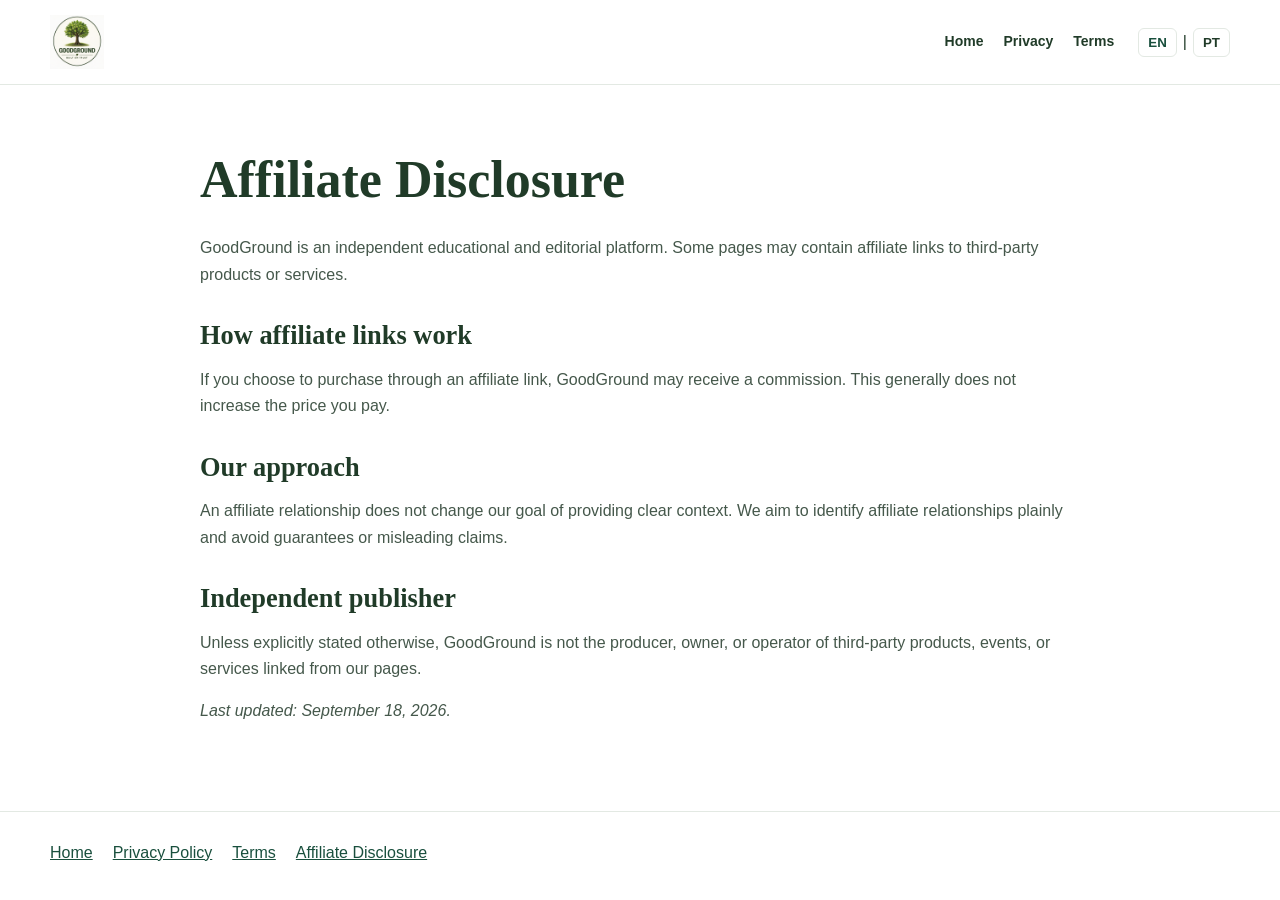
<file: affiliate-disclosure.html>
<!doctype html>
<html lang="en">

<head>
  <meta charset="utf-8">
  <meta name="viewport" content="width=device-width, initial-scale=1">
  <link rel="canonical" href="https://goodground.site/affiliate-disclosure">

  <title>Affiliate Disclosure — GoodGround</title>

  <meta
    id="meta-description"
    name="description"
    content="Read the GoodGround Affiliate Disclosure and learn how affiliate links and commissions may be used on this website.">

  <link rel="stylesheet" href="/styles.css?v=20261009-audit">
  <link rel="icon" href="/goodground-logo.png">
</head>

<body>

<header>
  <nav class="wrap">

    <a class="brand" href="/">
      <img src="/goodground-logo.png" alt="GoodGround logo">
    </a>

    <div class="links">

      <a
        href="/"
        data-en="Home"
        data-pt="Início">
        Home
      </a>

      <a
        href="/privacy"
        data-en="Privacy"
        data-pt="Privacidade">
        Privacy
      </a>

      <a
        href="/terms"
        data-en="Terms"
        data-pt="Termos">
        Terms
      </a>

    </div>

    <div class="languages">

      <button
        type="button"
        id="lang-en"
        class="language-link active"
        onclick="setLanguage('en')">
        EN
      </button>

      <span>|</span>

      <button
        type="button"
        id="lang-pt"
        class="language-link"
        onclick="setLanguage('pt')">
        PT
      </button>

    </div>

  </nav>
</header>


<main class="wrap legal">

  <h1
    data-en="Affiliate Disclosure"
    data-pt="Divulgação de Afiliados">
    Affiliate Disclosure
  </h1>


  <p
    data-en="GoodGround is an independent educational and editorial platform. Some pages may contain affiliate links to third-party products or services."
    data-pt="A GoodGround é uma plataforma independente de conteúdo educacional e editorial. Algumas páginas podem conter links de afiliados para produtos ou serviços de terceiros.">
    GoodGround is an independent educational and editorial platform. Some pages may contain affiliate links to third-party products or services.
  </p>


  <h2
    data-en="How affiliate links work"
    data-pt="Como funcionam os links de afiliados">
    How affiliate links work
  </h2>

  <p
    data-en="If you choose to purchase through an affiliate link, GoodGround may receive a commission. This generally does not increase the price you pay."
    data-pt="Se você optar por comprar por meio de um link de afiliado, a GoodGround poderá receber uma comissão. Isso geralmente não aumenta o preço que você paga.">
    If you choose to purchase through an affiliate link, GoodGround may receive a commission. This generally does not increase the price you pay.
  </p>


  <h2
    data-en="Our approach"
    data-pt="Nossa abordagem">
    Our approach
  </h2>

  <p
    data-en="An affiliate relationship does not change our goal of providing clear context. We aim to identify affiliate relationships plainly and avoid guarantees or misleading claims."
    data-pt="Uma relação de afiliado não altera nosso objetivo de fornecer informações claras e contextualizadas. Procuramos identificar as relações de afiliados de forma transparente e evitar garantias ou alegações enganosas.">
    An affiliate relationship does not change our goal of providing clear context. We aim to identify affiliate relationships plainly and avoid guarantees or misleading claims.
  </p>


  <h2
    data-en="Independent publisher"
    data-pt="Publicação independente">
    Independent publisher
  </h2>

  <p
    data-en="Unless explicitly stated otherwise, GoodGround is not the producer, owner, or operator of third-party products, events, or services linked from our pages."
    data-pt="Salvo quando declarado explicitamente de outra forma, a GoodGround não é produtora, proprietária ou operadora de produtos, eventos ou serviços de terceiros vinculados às nossas páginas.">
    Unless explicitly stated otherwise, GoodGround is not the producer, owner, or operator of third-party products, events, or services linked from our pages.
  </p>


  <p>
    <em
      data-en="Last updated: September 18, 2026."
      data-pt="Última atualização: 18 de setembro de 2026.">
      Last updated: September 18, 2026.
    </em>
  </p>

</main>


<footer>

  <div class="wrap">

    <a
      href="/"
      data-en="Home"
      data-pt="Início">
      Home
    </a>

    <a
      href="/privacy"
      data-en="Privacy Policy"
      data-pt="Política de Privacidade">
      Privacy Policy
    </a>

    <a
      href="/terms"
      data-en="Terms"
      data-pt="Termos">
      Terms
    </a>

    <a
      href="/affiliate-disclosure"
      data-en="Affiliate Disclosure"
      data-pt="Divulgação de Afiliados">
      Affiliate Disclosure
    </a>

  </div>

</footer>


<script>

function setLanguage(language) {

  const elements =
    document.querySelectorAll('[data-en][data-pt]');


  elements.forEach(function(element) {

    if (language === 'pt') {

      element.textContent =
        element.getAttribute('data-pt');

    } else {

      element.textContent =
        element.getAttribute('data-en');

    }

  });


  document.documentElement.lang = language;


  document
    .getElementById('lang-en')
    .classList.toggle(
      'active',
      language === 'en'
    );


  document
    .getElementById('lang-pt')
    .classList.toggle(
      'active',
      language === 'pt'
    );


  if (language === 'pt') {

    document.title =
      'Divulgação de Afiliados — GoodGround';

    document
      .getElementById('meta-description')
      .setAttribute(
        'content',
        'Leia a Divulgação de Afiliados da GoodGround e entenda como links de afiliados e comissões podem ser utilizados neste site.'
      );

  } else {

    document.title =
      'Affiliate Disclosure — GoodGround';

    document
      .getElementById('meta-description')
      .setAttribute(
        'content',
        'Read the GoodGround Affiliate Disclosure and learn how affiliate links and commissions may be used on this website.'
      );

  }


  localStorage.setItem(
    'goodground-language',
    language
  );

}


document.addEventListener(
  'DOMContentLoaded',
  function() {

    const savedLanguage =
      localStorage.getItem('goodground-language') || 'en';

    setLanguage(savedLanguage);

  }
);

</script>

</body>
</html>
</file>
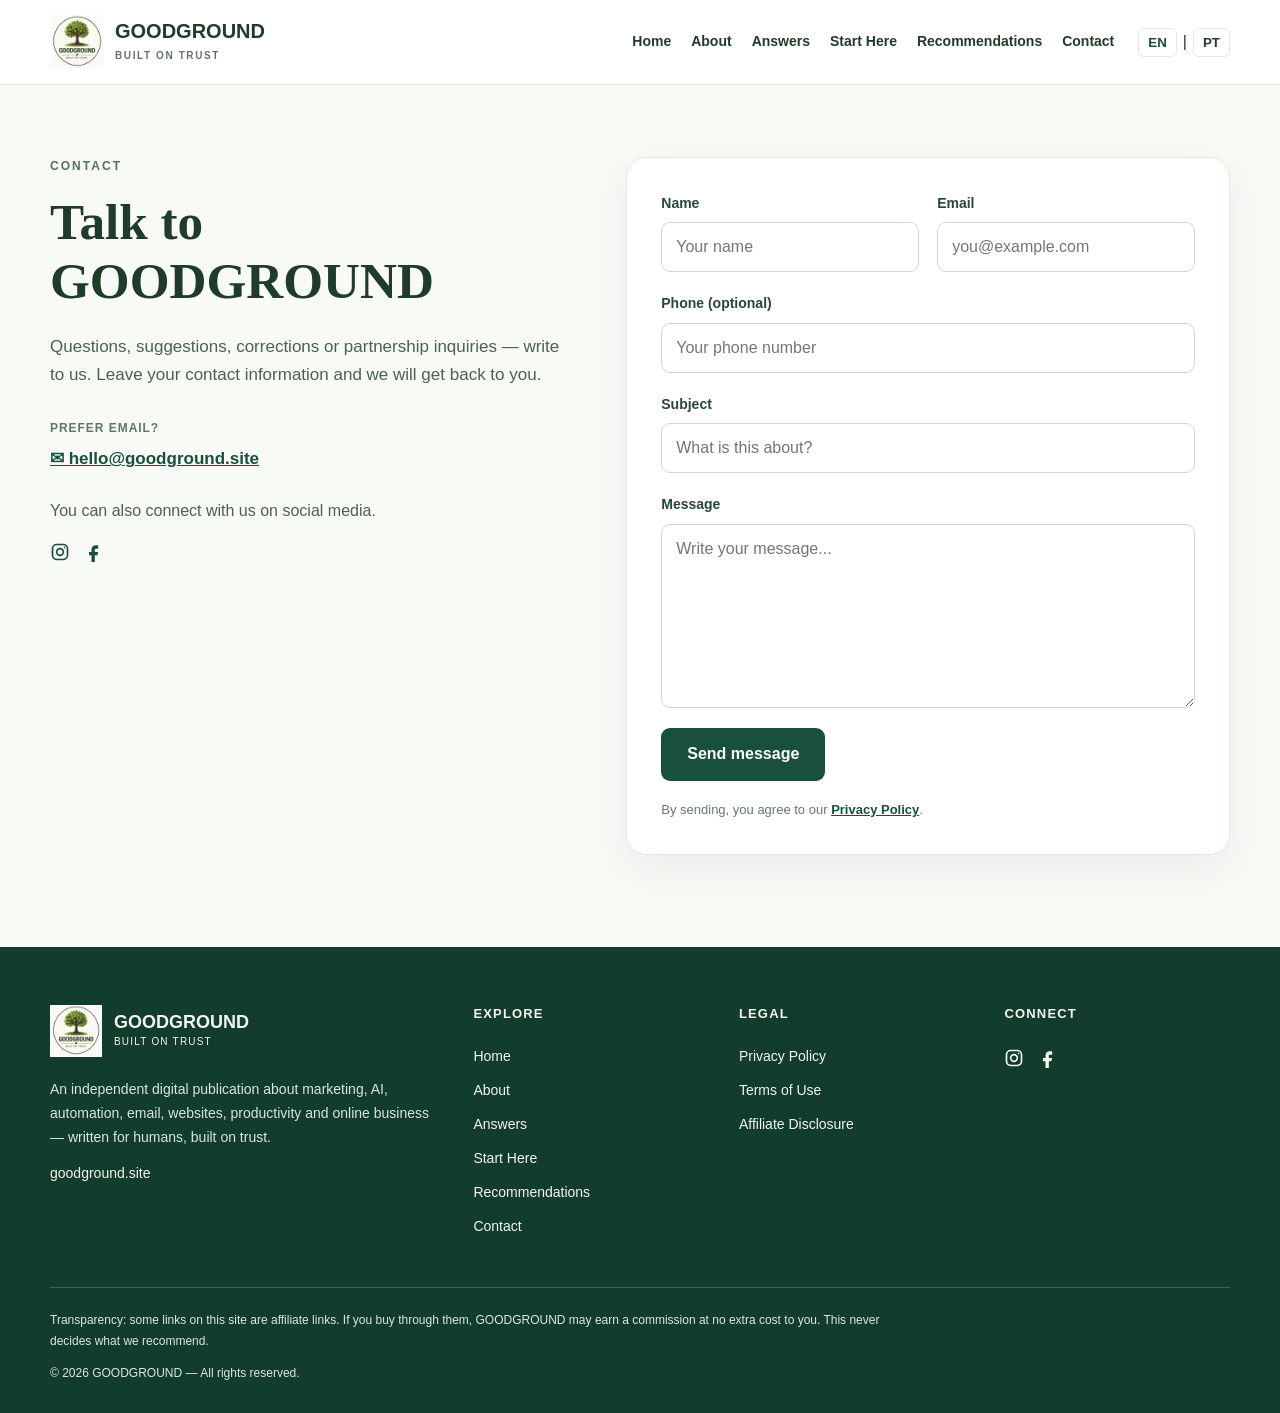
<file: contact.html>
<!doctype html>
<html lang="en">

<head>
  <!-- Google tag (gtag.js) -->
  <script async src="https://www.googletagmanager.com/gtag/js?id=AW-18292006129"></script>
  <script>
    window.dataLayer = window.dataLayer || [];
    function gtag(){dataLayer.push(arguments);}
    gtag('js', new Date());

    gtag('config', 'AW-18292006129');
  </script>

  <meta charset="utf-8">
  <meta name="viewport" content="width=device-width, initial-scale=1">
  <link rel="canonical" href="https://goodground.site/contact">

  <title>Contact GoodGround — Built on Trust</title>

  <meta
    name="description"
    content="Contact GoodGround in English or Portuguese. Send your question, suggestion or partnership inquiry through our secure contact form."
  >

  <link rel="stylesheet" href="/styles.css?v=20261009-audit">
  <link rel="icon" href="/goodground-logo.png">
</head>

<body>


<header class="site-header">

  <nav class="wrap nav">

    <a class="brand" href="/">

      <img src="/goodground-logo.png" alt="GoodGround">

      <div class="brand-text">
        <strong>GOODGROUND</strong>
        <span>BUILT ON TRUST</span>
      </div>

    </a>


    <div class="links">

      <a href="/"
         data-en="Home"
         data-pt="Início">
        Home
      </a>

      <a href="/#about"
         data-en="About"
         data-pt="Sobre">
        About
      </a>

      <a href="/#blog"
         data-en="Answers"
         data-pt="Respostas">
        Blog
      </a>

      <a href="/#start-here"
         data-en="Start Here"
         data-pt="Comece Aqui">
        Start Here
      </a>

      <a href="/#reviews"
         data-en="Recommendations"
         data-pt="Recomendações">
        Reviews
      </a>

      <a href="/contact"
         data-en="Contact"
         data-pt="Contato">
        Contact
      </a>

    </div>


    <div class="languages">

      <button
        type="button"
        id="lang-en"
        class="language-link active"
        onclick="setLanguage('en')">
        EN
      </button>

      <span>|</span>

      <button
        type="button"
        id="lang-pt"
        class="language-link"
        onclick="setLanguage('pt')">
        PT
      </button>

    </div>

  </nav>

</header>



<main>

<section class="section contact-section">

  <div class="wrap contact-layout">


    <div class="contact-info">

      <div
        class="eyebrow"
        data-en="CONTACT"
        data-pt="CONTATO">
        CONTACT
      </div>


      <h1
        data-en="Talk to GOODGROUND"
        data-pt="Fale com a GOODGROUND">
        Talk to GOODGROUND
      </h1>


      <p
        data-en="Questions, suggestions, corrections or partnership inquiries — write to us. Leave your contact information and we will get back to you."
        data-pt="Dúvidas, sugestões, correções ou propostas de parceria — fale conosco. Deixe seus dados de contato e entraremos em contato com você.">
        Questions, suggestions, corrections or partnership inquiries —
        write to us. Leave your contact information and we will get back to you.
      </p>


      <div class="contact-method">

        <span
          class="contact-method-label"
          data-en="PREFER EMAIL?"
          data-pt="PREFERE E-MAIL?">
          PREFER EMAIL?
        </span>

        <a
          href="mailto:hello@goodground.site"
          class="contact-method-link">
          ✉ hello@goodground.site
        </a>

      </div>


      <div class="contact-social-text">

        <span
          data-en="You can also connect with us on social media."
          data-pt="Você também pode falar conosco pelas redes sociais.">
          You can also connect with us on social media.
        </span>

      </div>


      <div class="social-icons" style="margin-top:18px;">

        <a
          href="https://www.instagram.com/goodground.site/"
          class="social-icon"
          aria-label="Instagram"
          target="_blank"
          rel="noopener noreferrer">

          <svg viewBox="0 0 24 24"
               width="20"
               height="20"
               aria-hidden="true">

            <rect
              x="3"
              y="3"
              width="18"
              height="18"
              rx="5"
              fill="none"
              stroke="currentColor"
              stroke-width="2"/>

            <circle
              cx="12"
              cy="12"
              r="4"
              fill="none"
              stroke="currentColor"
              stroke-width="2"/>

            <circle
              cx="17.5"
              cy="6.5"
              r="1"
              fill="currentColor"/>

          </svg>

        </a>


        <a
          href="https://www.facebook.com/people/GoodGround/61593695165469/"
          class="social-icon"
          aria-label="Facebook"
          target="_blank"
          rel="noopener noreferrer">

          <svg viewBox="0 0 24 24"
               width="20"
               height="20"
               aria-hidden="true">

            <path
              d="M14 8h3V4h-3c-3 0-5 2-5 5v3H6v4h3v8h4v-8h3l1-4h-4V9c0-.7.3-1 1-1z"
              fill="currentColor"/>

          </svg>

        </a>

      </div>

    </div>



    <div class="contact-form-card">

      <form
        id="contact-form"
        action="https://formspree.io/f/meaoowgo"
        method="POST">


        <div class="form-row">


          <div class="form-group">

            <label
              for="name"
              data-en="Name"
              data-pt="Nome">
              Name
            </label>

            <input
              id="name"
              name="name"
              type="text"
              autocomplete="name"
              required
              placeholder="Your name"
              data-placeholder-en="Your name"
              data-placeholder-pt="Seu nome">

          </div>


          <div class="form-group">

            <label
              for="email"
              data-en="Email"
              data-pt="E-mail">
              Email
            </label>

            <input
              id="email"
              name="email"
              type="email"
              autocomplete="email"
              required
              placeholder="you@example.com"
              data-placeholder-en="you@example.com"
              data-placeholder-pt="voce@exemplo.com">

          </div>

        </div>



        <div class="form-group">

          <label
            for="phone"
            data-en="Phone (optional)"
            data-pt="Telefone (opcional)">
            Phone (optional)
          </label>

          <input
            id="phone"
            name="phone"
            type="tel"
            autocomplete="tel"
            placeholder="Your phone number"
            data-placeholder-en="Your phone number"
            data-placeholder-pt="Seu número de telefone">

        </div>



        <div class="form-group">

          <label
            for="subject"
            data-en="Subject"
            data-pt="Assunto">
            Subject
          </label>

          <input
            id="subject"
            name="subject"
            type="text"
            required
            placeholder="What is this about?"
            data-placeholder-en="What is this about?"
            data-placeholder-pt="Sobre o que você gostaria de falar?">

        </div>



        <div class="form-group">

          <label
            for="message"
            data-en="Message"
            data-pt="Mensagem">
            Message
          </label>

          <textarea
            id="message"
            name="message"
            rows="7"
            required
            placeholder="Write your message..."
            data-placeholder-en="Write your message..."
            data-placeholder-pt="Escreva sua mensagem..."></textarea>

        </div>


        <input
          type="hidden"
          name="language"
          id="form-language"
          value="en">


        <div
          style="position:absolute;left:-9999px;"
          aria-hidden="true">

          <label for="website">Website</label>

          <input
            id="website"
            name="website"
            type="text"
            tabindex="-1"
            autocomplete="off">

        </div>


        <button
          type="submit"
          class="btn btn-primary form-submit"
          data-en="Send message"
          data-pt="Enviar mensagem">
          Send message
        </button>


        <p class="form-privacy">

          <span
            data-en="By sending, you agree to our"
            data-pt="Ao enviar, você concorda com nossa">
            By sending, you agree to our
          </span>

          <a
            href="/privacy"
            data-en="Privacy Policy"
            data-pt="Política de Privacidade">
            Privacy Policy
          </a>.

        </p>

      </form>

    </div>

  </div>

</section>

</main>



<footer class="footer">

  <div class="wrap footer-main">


    <div class="footer-column footer-about">

      <div class="footer-brand">

        <img src="/goodground-logo.png" alt="GoodGround">

        <div>
          <strong>GOODGROUND</strong>
          <span>BUILT ON TRUST</span>
        </div>

      </div>


      <p
        data-en="An independent digital publication about marketing, AI, automation, email, websites, productivity and online business — written for humans, built on trust."
        data-pt="Uma publicação digital independente sobre marketing, inteligência artificial, automação, e-mail, sites, produtividade e negócios online — feita para pessoas e construída sobre confiança.">
        An independent digital publication about marketing,
        AI, automation, email, websites, productivity and
        online business — written for humans, built on trust.
      </p>

      <a href="/">goodground.site</a>

    </div>



    <div class="footer-column">

      <h4 data-en="EXPLORE" data-pt="EXPLORE">EXPLORE</h4>

      <a href="/"
         data-en="Home"
         data-pt="Início">
        Home
      </a>

      <a href="/#about"
         data-en="About"
         data-pt="Sobre">
        About
      </a>

      <a href="/#blog">Answers</a>

      <a href="/#start-here"
         data-en="Start Here"
         data-pt="Comece Aqui">
        Start Here
      </a>

      <a href="/#reviews"
         data-en="Recommendations"
         data-pt="Recomendações">
        Reviews
      </a>

      <a href="/contact"
         data-en="Contact"
         data-pt="Contato">
        Contact
      </a>

    </div>



    <div class="footer-column">

      <h4 data-en="LEGAL" data-pt="INFORMAÇÕES LEGAIS">LEGAL</h4>

      <a
        href="/privacy"
        data-en="Privacy Policy"
        data-pt="Política de Privacidade">
        Privacy Policy
      </a>

      <a
        href="/terms"
        data-en="Terms of Use"
        data-pt="Termos de Uso">
        Terms of Use
      </a>

      <a
        href="/affiliate-disclosure"
        data-en="Affiliate Disclosure"
        data-pt="Divulgação de Afiliados">
        Affiliate Disclosure
      </a>

    </div>



    <div class="footer-column footer-connect">

      <h4
        data-en="CONNECT"
        data-pt="CONECTE-SE">
        CONNECT
      </h4>


      <div class="social-icons">

        <a
          href="https://www.instagram.com/goodground.site/"
          class="social-icon"
          aria-label="Instagram"
          target="_blank"
          rel="noopener noreferrer">

          <svg viewBox="0 0 24 24"
               width="20"
               height="20">

            <rect x="3"
                  y="3"
                  width="18"
                  height="18"
                  rx="5"
                  fill="none"
                  stroke="currentColor"
                  stroke-width="2"/>

            <circle cx="12"
                    cy="12"
                    r="4"
                    fill="none"
                    stroke="currentColor"
                    stroke-width="2"/>

            <circle cx="17.5"
                    cy="6.5"
                    r="1"
                    fill="currentColor"/>

          </svg>

        </a>


        <a
          href="https://www.facebook.com/people/GoodGround/61593695165469/"
          class="social-icon"
          aria-label="Facebook"
          target="_blank"
          rel="noopener noreferrer">

          <svg viewBox="0 0 24 24"
               width="20"
               height="20">

            <path
              d="M14 8h3V4h-3c-3 0-5 2-5 5v3H6v4h3v8h4v-8h3l1-4h-4V9c0-.7.3-1 1-1z"
              fill="currentColor"/>

          </svg>

        </a>

      </div>

    </div>

  </div>


  <div class="wrap footer-bottom">

    <p
      data-en="Transparency: some links on this site are affiliate links. If you buy through them, GOODGROUND may earn a commission at no extra cost to you. This never decides what we recommend."
      data-pt="Transparência: alguns links deste site são links de afiliados. Se você comprar por meio deles, a GOODGROUND poderá receber uma comissão sem nenhum custo adicional para você. Isso nunca determina o que recomendamos.">

      Transparency: some links on this site are affiliate links.
      If you buy through them, GOODGROUND may earn a commission
      at no extra cost to you. This never decides what we recommend.

    </p>

    <p>
      © 2026 GOODGROUND —
      <span
        data-en="All rights reserved."
        data-pt="Todos os direitos reservados.">
        All rights reserved.
      </span>
    </p>

  </div>

</footer>



<script>

function setLanguage(language) {

  const elements =
    document.querySelectorAll('[data-en][data-pt]');

  elements.forEach(function(element) {

    element.textContent =
      language === 'pt'
        ? element.getAttribute('data-pt')
        : element.getAttribute('data-en');

  });


  const placeholders =
    document.querySelectorAll(
      '[data-placeholder-en][data-placeholder-pt]'
    );

  placeholders.forEach(function(element) {

    element.placeholder =
      language === 'pt'
        ? element.getAttribute('data-placeholder-pt')
        : element.getAttribute('data-placeholder-en');

  });


  document.documentElement.lang = language === 'pt' ? 'pt-BR' : 'en';

  const formLanguage = document.getElementById('form-language');

  if (formLanguage) {
    formLanguage.value = language;
  }

  document
    .getElementById('lang-en')
    .classList.toggle('active', language === 'en');

  document
    .getElementById('lang-pt')
    .classList.toggle('active', language === 'pt');

  document.title = language === 'pt'
    ? 'Contato GoodGround — Fale Conosco'
    : 'Contact GoodGround — Built on Trust';

  localStorage.setItem(
    'goodground-language',
    language
  );

}


document.addEventListener(
  'DOMContentLoaded',
  function() {

    const savedLanguage =
      localStorage.getItem('goodground-language') || 'en';

    setLanguage(savedLanguage);


    const form = document.getElementById('contact-form');

    if (form) {

      form.addEventListener('submit', async function(event) {

        event.preventDefault();

        const submitButton =
          form.querySelector('button[type="submit"]');

        const language =
          localStorage.getItem('goodground-language') || 'en';

        const originalText =
          submitButton.textContent;

        submitButton.disabled = true;

        submitButton.textContent =
          language === 'pt'
            ? 'Enviando...'
            : 'Sending...';

        try {

          const response = await fetch(
            form.action,
            {
              method: 'POST',
              body: new FormData(form),
              headers: {
                'Accept': 'application/json'
              }
            }
          );

          if (response.ok) {

            form.reset();

            sessionStorage.setItem('goodground-contact-submitted', '1');
            window.location.href = '/thank-you.html';

          } else {

            submitButton.disabled = false;
            submitButton.textContent = originalText;

            alert(
              language === 'pt'
                ? 'Não foi possível enviar sua mensagem. Por favor, tente novamente.'
                : 'We could not send your message. Please try again.'
            );

          }

        } catch (error) {

          submitButton.disabled = false;
          submitButton.textContent = originalText;

          alert(
            language === 'pt'
              ? 'Não foi possível enviar sua mensagem. Verifique sua conexão e tente novamente.'
              : 'We could not send your message. Check your connection and try again.'
          );

        }

      });

    }

  }
);

</script>


</body>
</html>
</file>
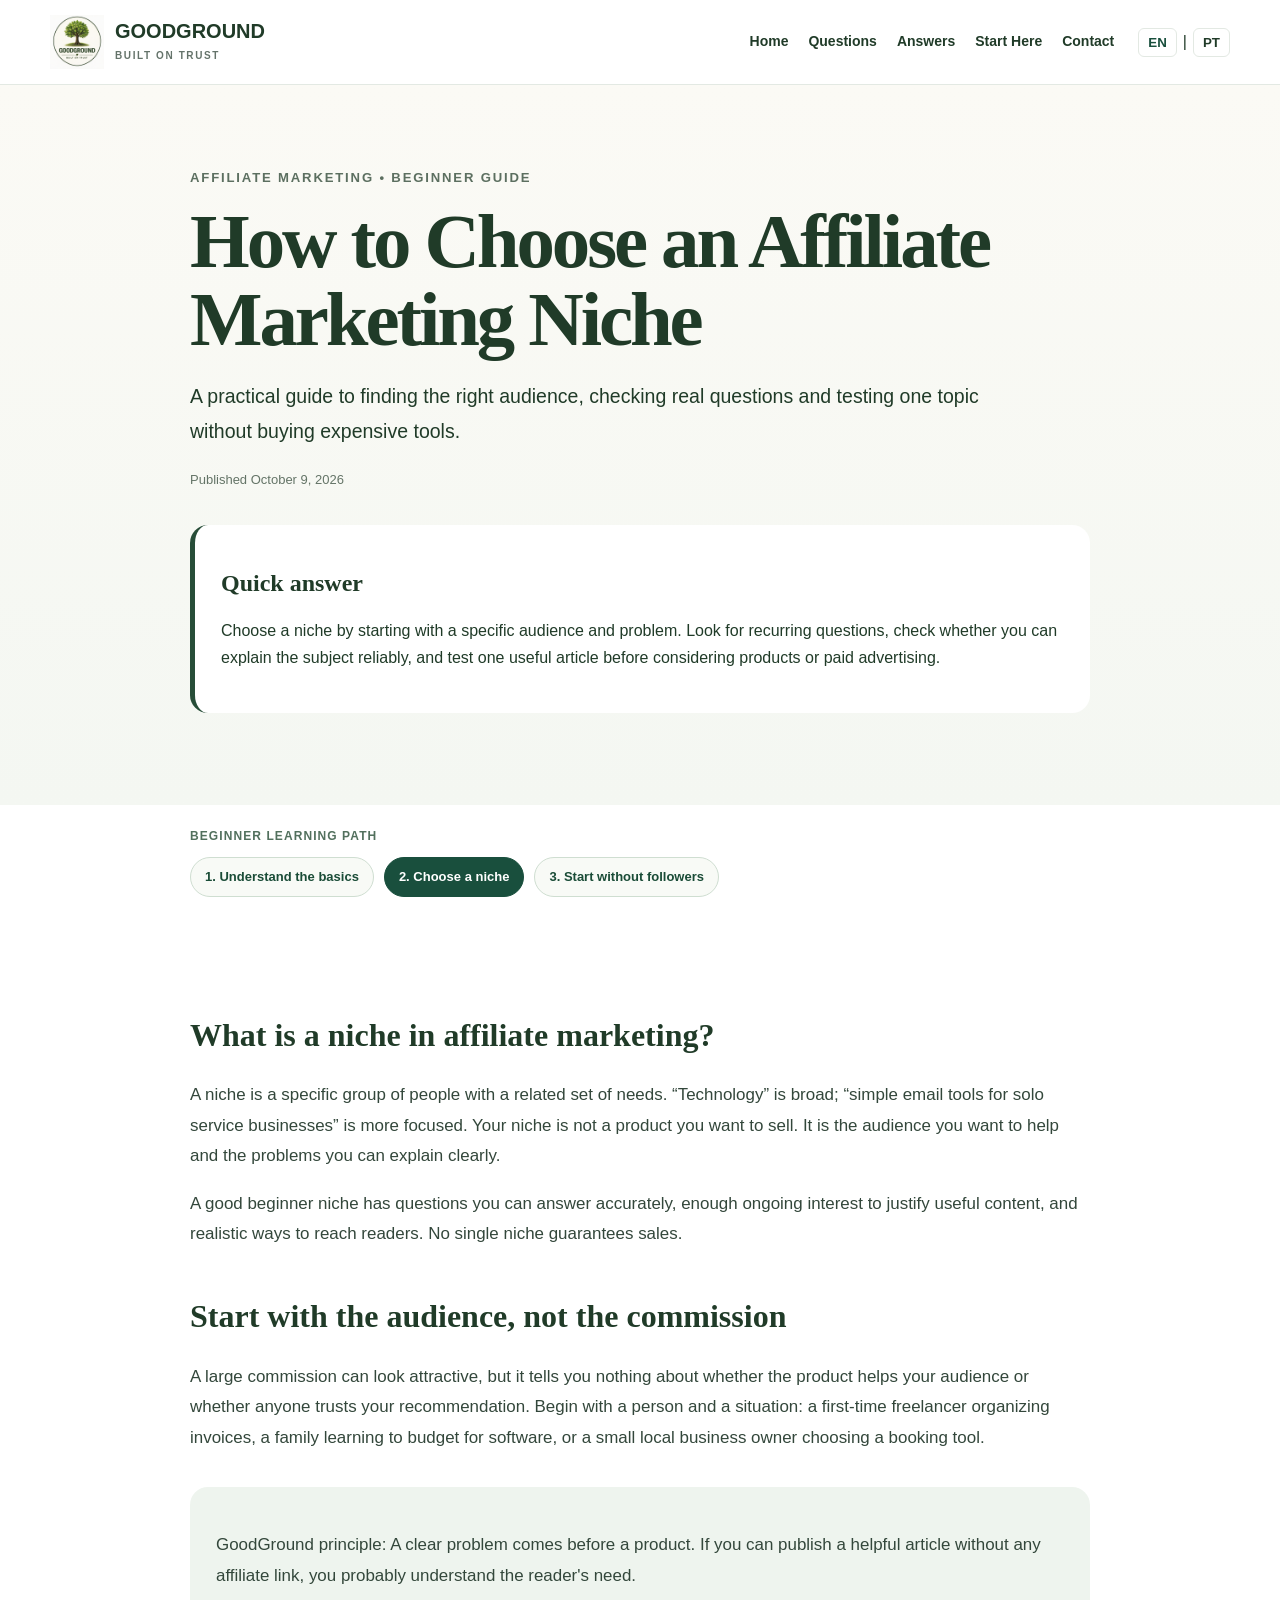
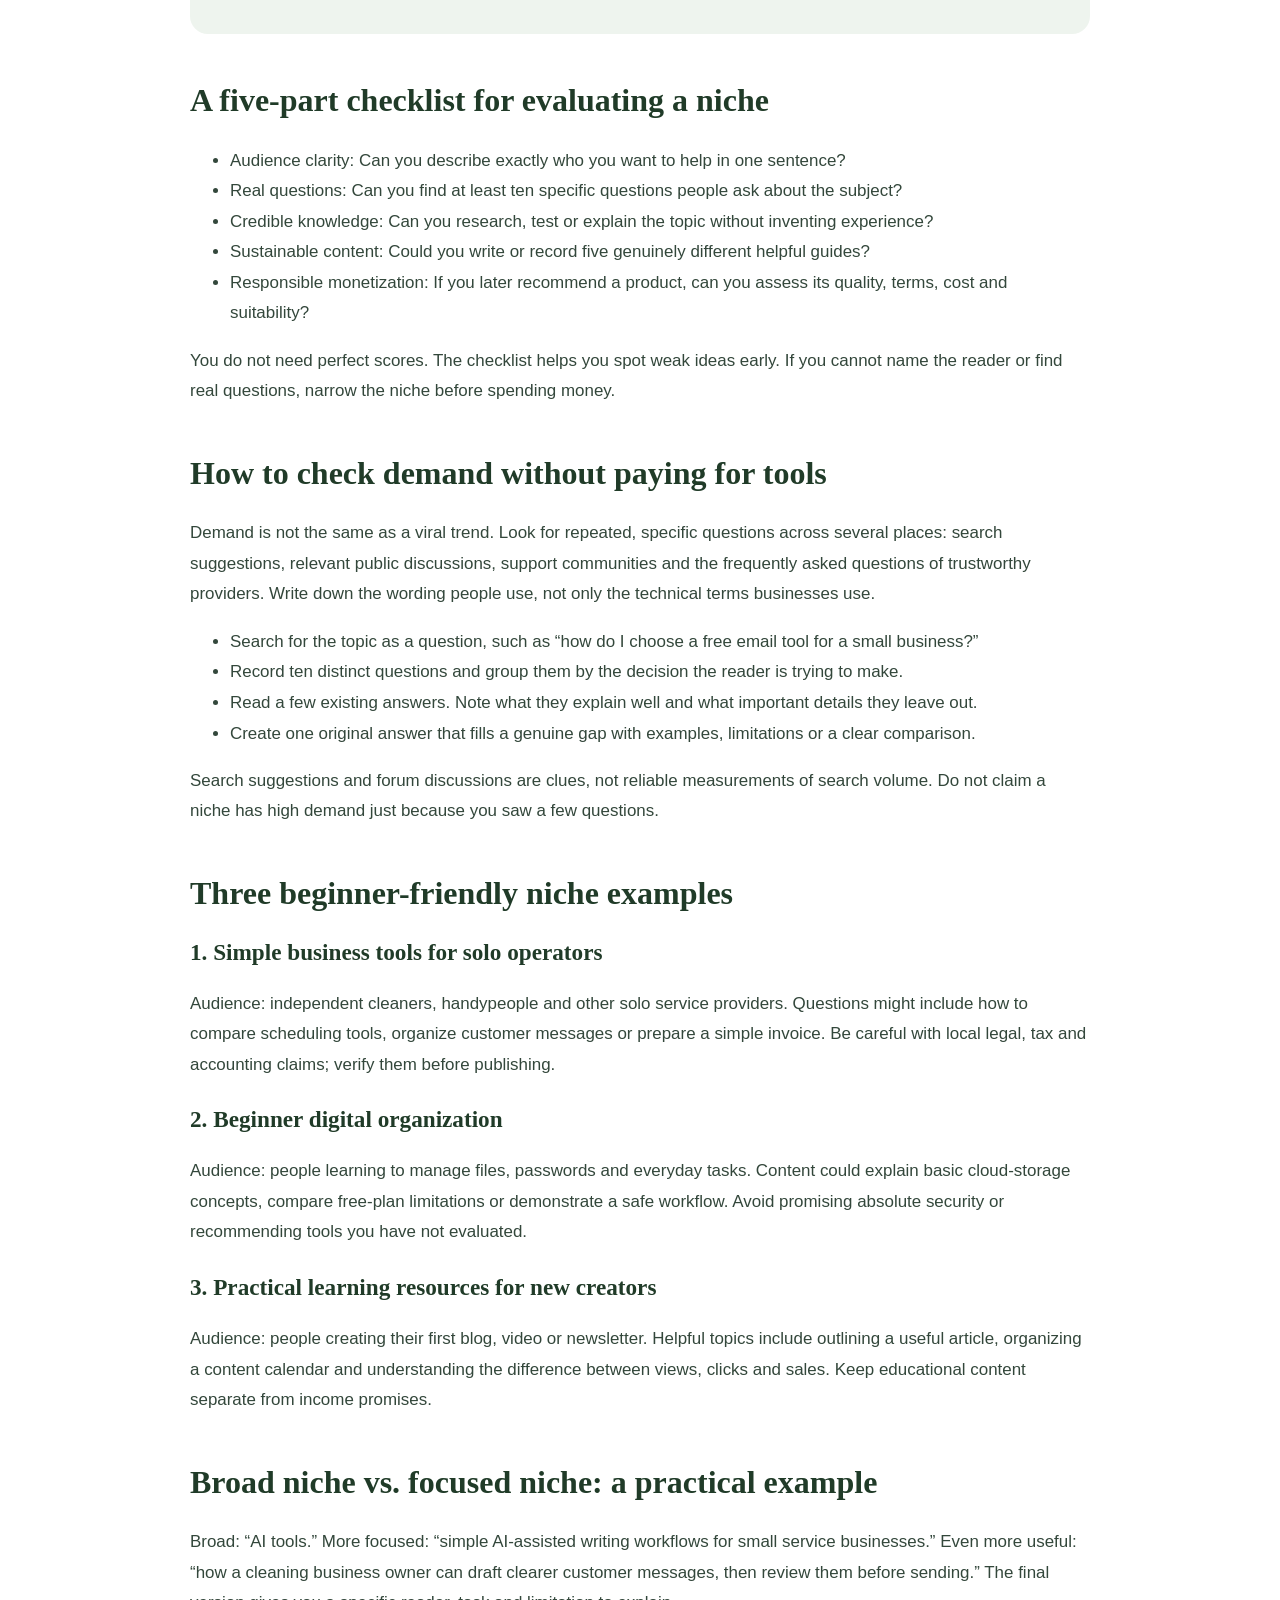
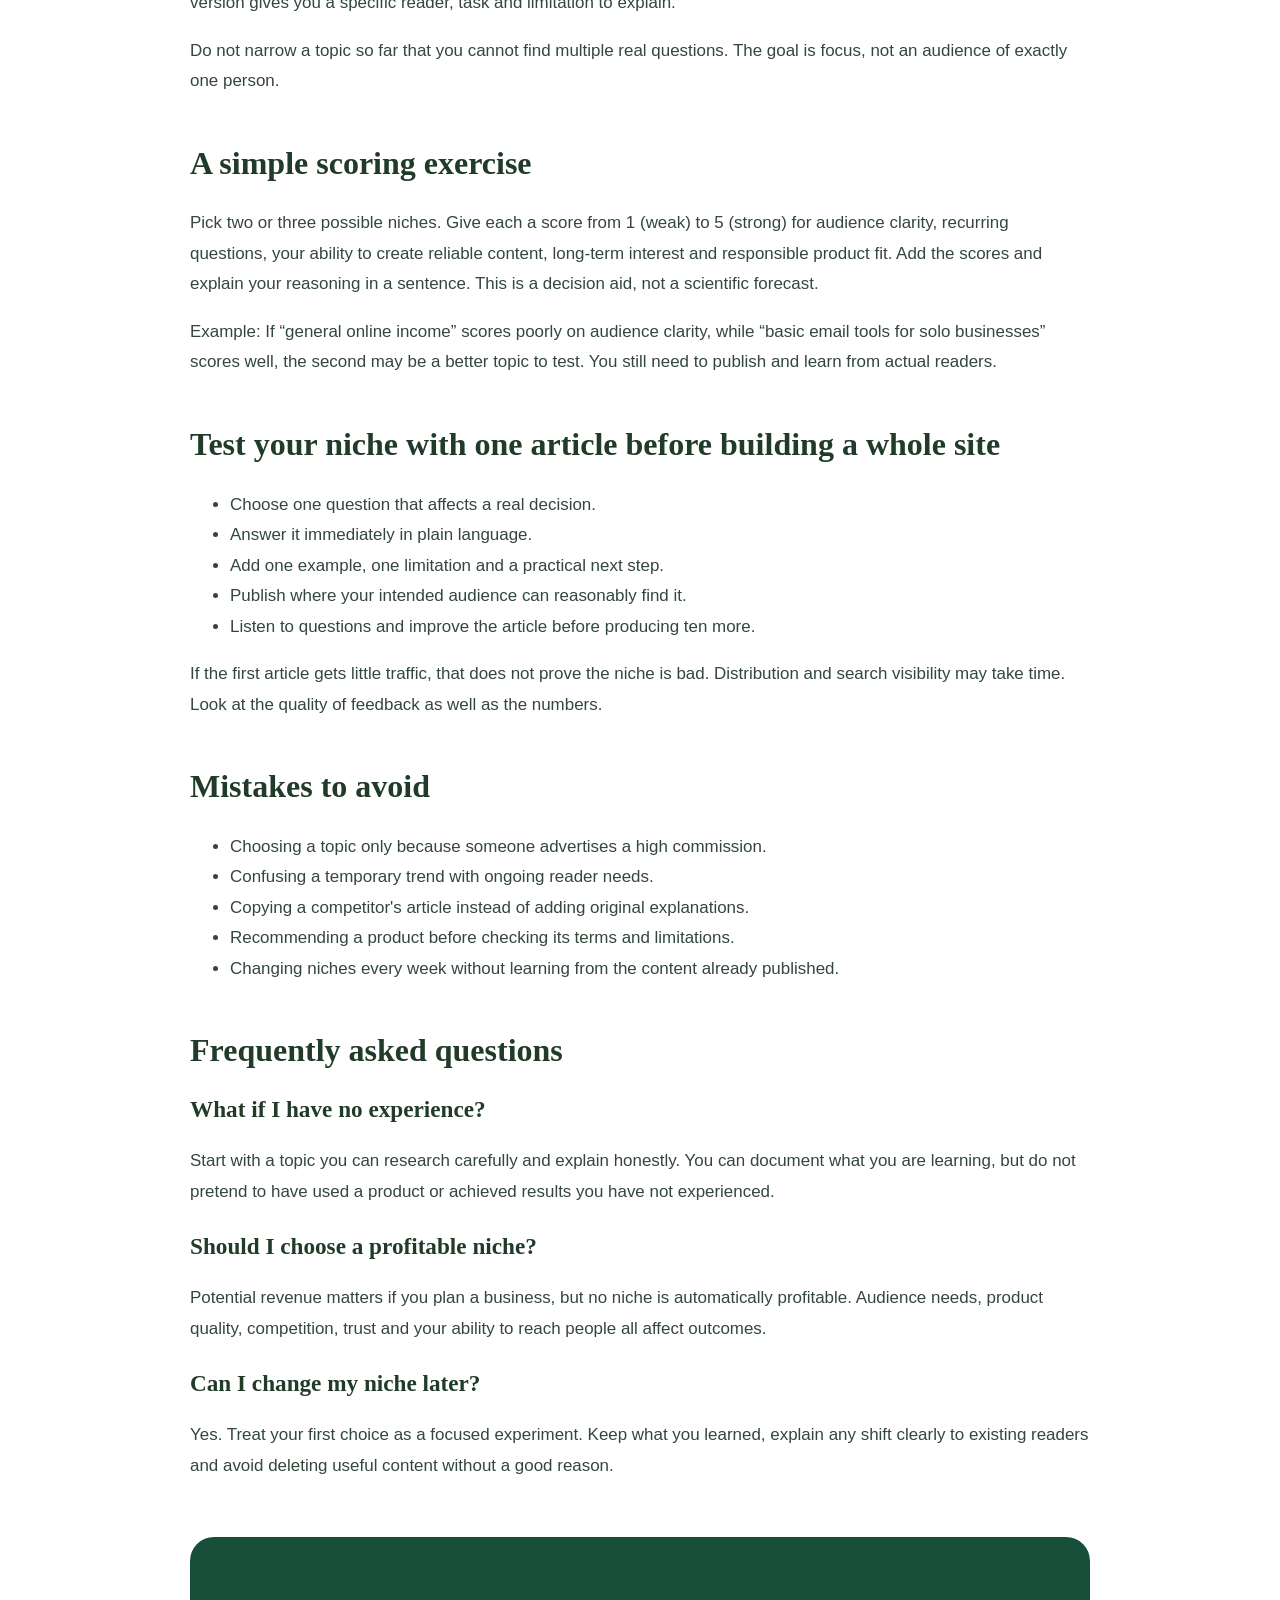
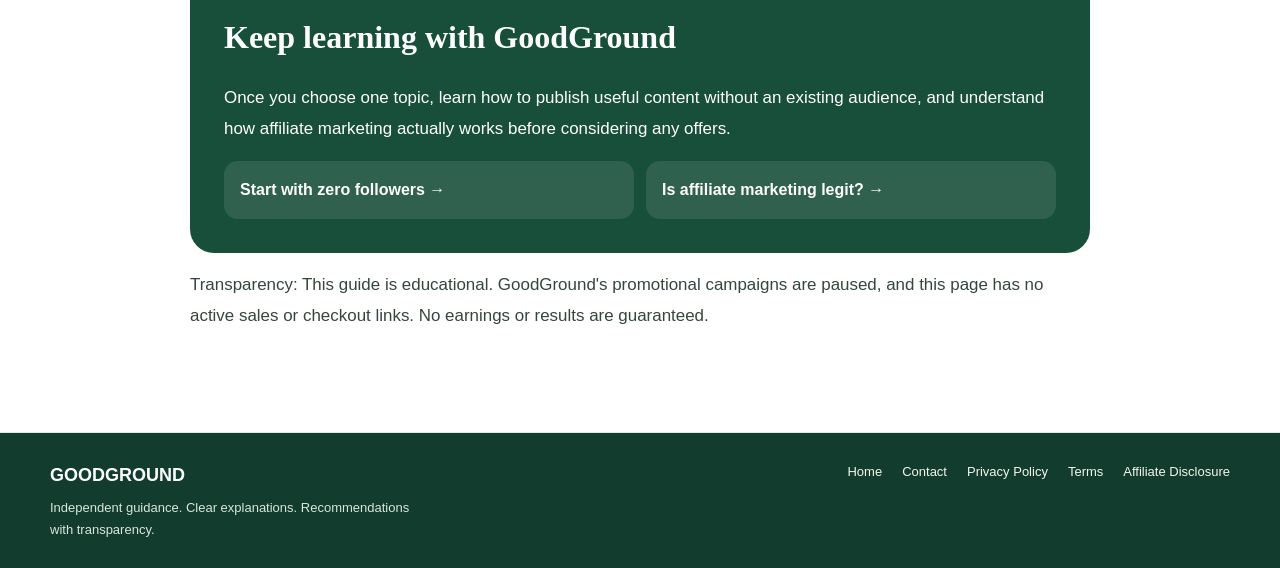
<file: how-to-choose-an-affiliate-marketing-niche.html>
<!doctype html>
<html lang="en">
<head>
<meta charset="utf-8">
<meta name="viewport" content="width=device-width,initial-scale=1">
<title>How to Choose an Affiliate Marketing Niche | GoodGround</title>
<meta id="meta-description" name="description" content="Learn how to choose an affiliate marketing niche with five practical criteria, free demand research, examples and a beginner-friendly test plan.">
<meta name="robots" content="index,follow">
<link rel="canonical" href="https://goodground.site/how-to-choose-an-affiliate-marketing-niche">
<meta property="og:type" content="article">
<meta property="og:site_name" content="GoodGround">
<meta property="og:title" content="How to Choose an Affiliate Marketing Niche | GoodGround">
<meta property="og:description" content="Five practical criteria, free research ideas and a simple way to test your first affiliate marketing niche.">
<meta property="og:url" content="https://goodground.site/how-to-choose-an-affiliate-marketing-niche">
<meta property="og:image" content="https://goodground.site/goodground-logo.png">
<meta property="og:image:alt" content="GoodGround logo">
<meta property="og:locale" content="en_US">
<meta name="twitter:card" content="summary">
<meta name="twitter:title" content="How to Choose an Affiliate Marketing Niche | GoodGround">
<meta name="twitter:description" content="Five practical criteria, free research ideas and a simple way to test your first affiliate marketing niche.">
<meta name="twitter:image" content="https://goodground.site/goodground-logo.png">
<link rel="icon" href="/goodground-logo.png">
<link rel="stylesheet" href="/styles.css?v=20261009-mobile">
<style>

.article-hero {
  padding: 82px 0 58px;
  background: linear-gradient(
    180deg,
    #fbfaf5,
    #f4f7f2
  );
}

.article-wrap {
  max-width: 900px;
  margin: auto;
}

.article-kicker {
  font-size: .82rem;
  letter-spacing: .14em;
  text-transform: uppercase;
  font-weight: 800;
  opacity: .72;
}

.article-hero h1 {
  font-size: clamp(2.45rem, 6vw, 4.8rem);
  line-height: 1.02;
  letter-spacing: -.04em;
  margin: 14px 0 20px;
}

.article-deck,
.article-body p,
.article-body li {
  font-size: 1.06rem;
  line-height: 1.8;
}

.article-deck {
  font-size: 1.22rem;
  max-width: 790px;
}

.quick-answer,
.truth-box,
.warning-box,
.source-box {
  margin: 34px 0;
  padding: 26px;
  border-radius: 18px;
}

.quick-answer {
  background: #fff;
  border-left: 5px solid #274d38;
}

.truth-box {
  background: #eef4ee;
}

.warning-box {
  background: #fff8ee;
}

.source-box {
  background: #f7f8f4;
}

.article-body {
  padding: 60px 0 84px;
}

.article-body h2 {
  margin-top: 48px;
}

.article-body h3 {
  margin-top: 26px;
}

.grid {
  display: grid;
  grid-template-columns: repeat(3, minmax(0,1fr));
  gap: 16px;
  margin: 24px 0;
}

.card {
  padding: 22px;
  border: 1px solid rgba(39,77,56,.13);
  border-radius: 18px;
  background: #fff;
}

.next-step {
  margin-top: 56px;
  padding: 34px;
  border-radius: 24px;
  background: #174f3a;
  color: #fff;
}

.next-step h2,
.next-step p {
  color: #fff;
}

.next-links {
  display: grid;
  grid-template-columns: repeat(2,minmax(0,1fr));
  gap: 12px;
}

.next-links a {
  padding: 16px;
  border-radius: 14px;
  background: rgba(255,255,255,.1);
  color: #fff;
  text-decoration: none;
  font-weight: 700;
}

@media(max-width:760px) {

  .grid,
  .next-links {
    grid-template-columns: 1fr;
  }

}


/* Reading suggestions */
.book-edition { font-size:12px; color:#526957; font-weight:600; margin:0 0 10px; }
.book-recommendations { display:grid; grid-template-columns:repeat(3,minmax(0,1fr)); gap:16px; margin:24px 0; }
.book-recommendation { padding:20px; background:#fff; border:1px solid #e3e9df; border-radius:14px; }
.book-recommendation .book-author { margin:0 0 8px; font-size:11px; letter-spacing:.14em; font-weight:800; color:#52745e; }
.book-recommendation h3 { margin:0 0 12px; font-size:1.3rem; }
.book-recommendation p:last-child { margin:0; font-size:14px; line-height:1.65; }
@media(max-width:800px) { .book-recommendations { grid-template-columns:1fr; } }

.article-updated { font-size:13px; color:#647467; margin:0 0 18px; }
.article-footer { background:#123c2d; color:#f4f5ed; border-top:0; padding:32px 0; }
.article-footer-inner { display:flex; align-items:start; justify-content:space-between; flex-wrap:wrap; gap:24px; }
.article-footer strong { color:#fff; font-size:18px; }
.article-footer p { margin:6px 0 0; font-size:13px; color:#d9e6db; max-width:360px; }
.article-footer nav { display:flex; flex-wrap:wrap; gap:12px 20px; max-width:590px; }
.article-footer a { color:#f4f5ed; text-decoration:none; font-size:13px; }
.article-footer a:hover,.article-footer a:focus-visible { text-decoration:underline; }
</style>
<script type="application/ld+json">{"@context":"https://schema.org","@type":"Article","headline":"How to Choose an Affiliate Marketing Niche","description":"A practical beginner guide to evaluating and testing an affiliate marketing niche.","author":{"@type":"Organization","name":"GoodGround"},"publisher":{"@type":"Organization","name":"GoodGround","logo":{"@type":"ImageObject","url":"https://goodground.site/goodground-logo.png"}},"datePublished":"2026-10-09","dateModified":"2026-10-09","mainEntityOfPage":"https://goodground.site/how-to-choose-an-affiliate-marketing-niche"}</script>
</head>
<body>
<header class="site-header">

<nav class="wrap nav">

<a class="brand" href="/">

<img
  src="/goodground-logo.png"
  alt="GoodGround"
>

<div class="brand-text">

<strong>
GOODGROUND
</strong>

<span>
BUILT ON TRUST
</span>

</div>

</a>


<div class="links">

<a
  href="/"
  data-en="Home"
  data-pt="Início">
Home
</a>

<a
  href="/#questions"
  data-en="Questions"
  data-pt="Perguntas">
Questions
</a>

<a
  href="/#blog"
  data-en="Answers"
  data-pt="Respostas">
Answers
</a>

<a
  href="/#start-here"
  data-en="Start Here"
  data-pt="Comece Aqui">
Start Here
</a>

<a
  href="/contact"
  data-en="Contact"
  data-pt="Contato">
Contact
</a>

</div>


<div class="languages">

<button
  id="lang-en"
  class="language-link active"
  onclick="setLanguage('en')">
EN
</button>

<span>|</span>

<button
  id="lang-pt"
  class="language-link"
  onclick="setLanguage('pt')">
PT
</button>

</div>

</nav>

</header>
<main><section class="article-hero"><div class="wrap article-wrap"><div class="article-kicker" data-en="AFFILIATE MARKETING • BEGINNER GUIDE" data-pt="MARKETING DE AFILIADOS • GUIA PARA INICIANTES">AFFILIATE MARKETING • BEGINNER GUIDE</div><h1 data-en="How to Choose an Affiliate Marketing Niche" data-pt="Como Escolher um Nicho de Marketing de Afiliados">How to Choose an Affiliate Marketing Niche</h1><p class="article-deck" data-en="A practical guide to finding the right audience, checking real questions and testing one topic without buying expensive tools." data-pt="Um guia prático para encontrar o público certo, identificar perguntas reais e testar um tema sem comprar ferramentas caras.">A practical guide to finding the right audience, checking real questions and testing one topic without buying expensive tools.</p><p class="article-updated" data-en="Published October 9, 2026" data-pt="Publicado em 9 de outubro de 2026">Published October 9, 2026</p><div class="quick-answer"><h2 data-en="Quick answer" data-pt="Resposta rápida">Quick answer</h2><p data-en="Choose a niche by starting with a specific audience and problem. Look for recurring questions, check whether you can explain the subject reliably, and test one useful article before considering products or paid advertising." data-pt="Escolha um nicho começando por um público e um problema específicos. Procure perguntas recorrentes, avalie se consegue explicar o assunto com confiança e teste um artigo útil antes de pensar em produtos ou anúncios pagos.">Choose a niche by starting with a specific audience and problem. Look for recurring questions, check whether you can explain the subject reliably, and test one useful article before considering products or paid advertising.</p></div></div></section>
<div class="guide-path wrap article-wrap">
  <p class="guide-path-label" data-en="BEGINNER LEARNING PATH" data-pt="CAMINHO PARA INICIANTES">BEGINNER LEARNING PATH</p>
  <nav class="guide-path-links" aria-label="Beginner learning path">
    <a href="/is-affiliate-marketing-legit" data-en="1. Understand the basics" data-pt="1. Entenda o básico">1. Understand the basics</a>
    <a href="/how-to-choose-an-affiliate-marketing-niche" aria-current="page" data-en="2. Choose a niche" data-pt="2. Escolha um nicho">2. Choose a niche</a>
    <a href="/how-to-start-affiliate-marketing-with-zero-followers" data-en="3. Start without followers" data-pt="3. Comece sem seguidores">3. Start without followers</a>
  </nav>
</div>
<article class="article-body"><div class="wrap article-wrap"><h2 data-en="What is a niche in affiliate marketing?" data-pt="O que é um nicho no marketing de afiliados?">What is a niche in affiliate marketing?</h2>
<p data-en="A niche is a specific group of people with a related set of needs. “Technology” is broad; “simple email tools for solo service businesses” is more focused. Your niche is not a product you want to sell. It is the audience you want to help and the problems you can explain clearly." data-pt="Um nicho é um grupo específico de pessoas com necessidades relacionadas. “Tecnologia” é amplo; “ferramentas simples de e-mail para pequenos prestadores de serviços” é mais específico. Seu nicho não é um produto que você quer vender. É o público que deseja ajudar e os problemas que consegue explicar com clareza.">A niche is a specific group of people with a related set of needs. “Technology” is broad; “simple email tools for solo service businesses” is more focused. Your niche is not a product you want to sell. It is the audience you want to help and the problems you can explain clearly.</p>
<p data-en="A good beginner niche has questions you can answer accurately, enough ongoing interest to justify useful content, and realistic ways to reach readers. No single niche guarantees sales." data-pt="Um bom nicho para iniciantes tem perguntas que você consegue responder corretamente, interesse suficiente para justificar conteúdo útil e formas realistas de alcançar leitores. Nenhum nicho garante vendas.">A good beginner niche has questions you can answer accurately, enough ongoing interest to justify useful content, and realistic ways to reach readers. No single niche guarantees sales.</p>
<h2 data-en="Start with the audience, not the commission" data-pt="Comece pelo público, não pela comissão">Start with the audience, not the commission</h2>
<p data-en="A large commission can look attractive, but it tells you nothing about whether the product helps your audience or whether anyone trusts your recommendation. Begin with a person and a situation: a first-time freelancer organizing invoices, a family learning to budget for software, or a small local business owner choosing a booking tool." data-pt="Uma comissão alta pode parecer atraente, mas não mostra se o produto ajuda seu público nem se alguém confiará na recomendação. Comece com uma pessoa e uma situação: um profissional autônomo organizando faturas, uma família planejando gastos com softwares ou um pequeno empresário escolhendo uma ferramenta de agendamento.">A large commission can look attractive, but it tells you nothing about whether the product helps your audience or whether anyone trusts your recommendation. Begin with a person and a situation: a first-time freelancer organizing invoices, a family learning to budget for software, or a small local business owner choosing a booking tool.</p>
<div class="truth-box"><p data-en="GoodGround principle: A clear problem comes before a product. If you can publish a helpful article without any affiliate link, you probably understand the reader's need." data-pt="Princípio GoodGround: um problema claro vem antes de um produto. Se você consegue publicar um artigo útil sem nenhum link de afiliado, provavelmente entende a necessidade do leitor.">GoodGround principle: A clear problem comes before a product. If you can publish a helpful article without any affiliate link, you probably understand the reader's need.</p></div>
<h2 data-en="A five-part checklist for evaluating a niche" data-pt="Um checklist de cinco critérios para avaliar um nicho">A five-part checklist for evaluating a niche</h2>
<ul><li data-en="Audience clarity: Can you describe exactly who you want to help in one sentence?" data-pt="Clareza do público: você consegue descrever em uma frase quem deseja ajudar?">Audience clarity: Can you describe exactly who you want to help in one sentence?</li><li data-en="Real questions: Can you find at least ten specific questions people ask about the subject?" data-pt="Perguntas reais: você consegue encontrar pelo menos dez dúvidas específicas sobre o assunto?">Real questions: Can you find at least ten specific questions people ask about the subject?</li><li data-en="Credible knowledge: Can you research, test or explain the topic without inventing experience?" data-pt="Conhecimento confiável: você consegue pesquisar, testar ou explicar o tema sem inventar experiência?">Credible knowledge: Can you research, test or explain the topic without inventing experience?</li><li data-en="Sustainable content: Could you write or record five genuinely different helpful guides?" data-pt="Conteúdo sustentável: você conseguiria escrever ou gravar cinco guias realmente diferentes e úteis?">Sustainable content: Could you write or record five genuinely different helpful guides?</li><li data-en="Responsible monetization: If you later recommend a product, can you assess its quality, terms, cost and suitability?" data-pt="Monetização responsável: se recomendar um produto no futuro, conseguirá avaliar qualidade, regras, custo e adequação?">Responsible monetization: If you later recommend a product, can you assess its quality, terms, cost and suitability?</li></ul>
<p data-en="You do not need perfect scores. The checklist helps you spot weak ideas early. If you cannot name the reader or find real questions, narrow the niche before spending money." data-pt="Você não precisa atingir a pontuação máxima. O checklist ajuda a identificar ideias fracas cedo. Se não consegue definir o leitor ou encontrar perguntas reais, delimite melhor o nicho antes de gastar dinheiro.">You do not need perfect scores. The checklist helps you spot weak ideas early. If you cannot name the reader or find real questions, narrow the niche before spending money.</p>
<h2 data-en="How to check demand without paying for tools" data-pt="Como verificar a procura sem pagar por ferramentas">How to check demand without paying for tools</h2>
<p data-en="Demand is not the same as a viral trend. Look for repeated, specific questions across several places: search suggestions, relevant public discussions, support communities and the frequently asked questions of trustworthy providers. Write down the wording people use, not only the technical terms businesses use." data-pt="Procura não é a mesma coisa que uma tendência viral. Busque perguntas específicas que se repetem em diferentes lugares: sugestões de busca, discussões públicas relevantes, comunidades de suporte e perguntas frequentes de fornecedores confiáveis. Anote as palavras usadas pelas pessoas, não apenas os termos técnicos das empresas.">Demand is not the same as a viral trend. Look for repeated, specific questions across several places: search suggestions, relevant public discussions, support communities and the frequently asked questions of trustworthy providers. Write down the wording people use, not only the technical terms businesses use.</p>
<ul><li data-en="Search for the topic as a question, such as “how do I choose a free email tool for a small business?”" data-pt="Pesquise o assunto como pergunta, por exemplo: “como escolher uma ferramenta gratuita de e-mail para uma pequena empresa?”">Search for the topic as a question, such as “how do I choose a free email tool for a small business?”</li><li data-en="Record ten distinct questions and group them by the decision the reader is trying to make." data-pt="Registre dez perguntas diferentes e agrupe-as pela decisão que o leitor tenta tomar.">Record ten distinct questions and group them by the decision the reader is trying to make.</li><li data-en="Read a few existing answers. Note what they explain well and what important details they leave out." data-pt="Leia algumas respostas existentes. Observe o que explicam bem e quais detalhes importantes deixam de fora.">Read a few existing answers. Note what they explain well and what important details they leave out.</li><li data-en="Create one original answer that fills a genuine gap with examples, limitations or a clear comparison." data-pt="Crie uma resposta original que preencha uma lacuna real com exemplos, limitações ou uma comparação clara.">Create one original answer that fills a genuine gap with examples, limitations or a clear comparison.</li></ul>
<p data-en="Search suggestions and forum discussions are clues, not reliable measurements of search volume. Do not claim a niche has high demand just because you saw a few questions." data-pt="Sugestões de busca e discussões em fóruns são indícios, não medições confiáveis de volume de pesquisa. Não afirme que um nicho tem alta procura apenas porque encontrou algumas perguntas.">Search suggestions and forum discussions are clues, not reliable measurements of search volume. Do not claim a niche has high demand just because you saw a few questions.</p>
<h2 data-en="Three beginner-friendly niche examples" data-pt="Três exemplos de nichos para iniciantes">Three beginner-friendly niche examples</h2>
<h3 data-en="1. Simple business tools for solo operators" data-pt="1. Ferramentas simples para quem trabalha por conta própria">1. Simple business tools for solo operators</h3>
<p data-en="Audience: independent cleaners, handypeople and other solo service providers. Questions might include how to compare scheduling tools, organize customer messages or prepare a simple invoice. Be careful with local legal, tax and accounting claims; verify them before publishing." data-pt="Público: profissionais de limpeza, manutenção e outros prestadores de serviços autônomos. As perguntas podem incluir como comparar ferramentas de agendamento, organizar mensagens de clientes ou preparar uma fatura simples. Tenha cuidado com afirmações jurídicas, fiscais e contábeis locais; verifique-as antes de publicar.">Audience: independent cleaners, handypeople and other solo service providers. Questions might include how to compare scheduling tools, organize customer messages or prepare a simple invoice. Be careful with local legal, tax and accounting claims; verify them before publishing.</p>
<h3 data-en="2. Beginner digital organization" data-pt="2. Organização digital para iniciantes">2. Beginner digital organization</h3>
<p data-en="Audience: people learning to manage files, passwords and everyday tasks. Content could explain basic cloud-storage concepts, compare free-plan limitations or demonstrate a safe workflow. Avoid promising absolute security or recommending tools you have not evaluated." data-pt="Público: pessoas aprendendo a organizar arquivos, senhas e tarefas do dia a dia. O conteúdo pode explicar conceitos básicos de armazenamento em nuvem, comparar limites de planos gratuitos ou demonstrar um fluxo de trabalho seguro. Evite prometer segurança absoluta ou recomendar ferramentas que não avaliou.">Audience: people learning to manage files, passwords and everyday tasks. Content could explain basic cloud-storage concepts, compare free-plan limitations or demonstrate a safe workflow. Avoid promising absolute security or recommending tools you have not evaluated.</p>
<h3 data-en="3. Practical learning resources for new creators" data-pt="3. Recursos práticos de aprendizado para novos criadores">3. Practical learning resources for new creators</h3>
<p data-en="Audience: people creating their first blog, video or newsletter. Helpful topics include outlining a useful article, organizing a content calendar and understanding the difference between views, clicks and sales. Keep educational content separate from income promises." data-pt="Público: pessoas criando seu primeiro blog, vídeo ou newsletter. Temas úteis incluem planejar um artigo, organizar um calendário de conteúdo e entender a diferença entre visualizações, cliques e vendas. Mantenha o conteúdo educativo separado de promessas de renda.">Audience: people creating their first blog, video or newsletter. Helpful topics include outlining a useful article, organizing a content calendar and understanding the difference between views, clicks and sales. Keep educational content separate from income promises.</p>
<h2 data-en="Broad niche vs. focused niche: a practical example" data-pt="Nicho amplo ou específico: um exemplo prático">Broad niche vs. focused niche: a practical example</h2>
<p data-en="Broad: “AI tools.” More focused: “simple AI-assisted writing workflows for small service businesses.” Even more useful: “how a cleaning business owner can draft clearer customer messages, then review them before sending.” The final version gives you a specific reader, task and limitation to explain." data-pt="Amplo: “ferramentas de IA”. Mais específico: “fluxos simples de escrita com apoio de IA para pequenas empresas de serviços”. Ainda mais útil: “como um profissional de limpeza pode redigir mensagens mais claras para clientes e revisá-las antes de enviar”. A última versão apresenta um leitor, uma tarefa e uma limitação específicos para explicar.">Broad: “AI tools.” More focused: “simple AI-assisted writing workflows for small service businesses.” Even more useful: “how a cleaning business owner can draft clearer customer messages, then review them before sending.” The final version gives you a specific reader, task and limitation to explain.</p>
<p data-en="Do not narrow a topic so far that you cannot find multiple real questions. The goal is focus, not an audience of exactly one person." data-pt="Não restrinja tanto o tema a ponto de não encontrar várias perguntas reais. O objetivo é ter foco, não um público de exatamente uma pessoa.">Do not narrow a topic so far that you cannot find multiple real questions. The goal is focus, not an audience of exactly one person.</p>
<h2 data-en="A simple scoring exercise" data-pt="Um exercício simples de avaliação">A simple scoring exercise</h2>
<p data-en="Pick two or three possible niches. Give each a score from 1 (weak) to 5 (strong) for audience clarity, recurring questions, your ability to create reliable content, long-term interest and responsible product fit. Add the scores and explain your reasoning in a sentence. This is a decision aid, not a scientific forecast." data-pt="Escolha dois ou três nichos possíveis. Dê uma nota de 1 (fraco) a 5 (forte) para clareza do público, perguntas recorrentes, sua capacidade de criar conteúdo confiável, interesse duradouro e adequação responsável de produtos. Some as notas e explique o motivo em uma frase. É uma ferramenta de decisão, não uma previsão científica.">Pick two or three possible niches. Give each a score from 1 (weak) to 5 (strong) for audience clarity, recurring questions, your ability to create reliable content, long-term interest and responsible product fit. Add the scores and explain your reasoning in a sentence. This is a decision aid, not a scientific forecast.</p>
<p data-en="Example: If “general online income” scores poorly on audience clarity, while “basic email tools for solo businesses” scores well, the second may be a better topic to test. You still need to publish and learn from actual readers." data-pt="Exemplo: se “renda online em geral” receber nota baixa em clareza do público, enquanto “ferramentas básicas de e-mail para negócios individuais” receber nota alta, a segunda opção pode ser melhor para testar. Ainda será necessário publicar e aprender com leitores reais.">Example: If “general online income” scores poorly on audience clarity, while “basic email tools for solo businesses” scores well, the second may be a better topic to test. You still need to publish and learn from actual readers.</p>
<h2 data-en="Test your niche with one article before building a whole site" data-pt="Teste seu nicho com um artigo antes de criar um site inteiro">Test your niche with one article before building a whole site</h2>
<ul><li data-en="Choose one question that affects a real decision." data-pt="Escolha uma pergunta que influencie uma decisão real.">Choose one question that affects a real decision.</li><li data-en="Answer it immediately in plain language." data-pt="Responda imediatamente com linguagem simples.">Answer it immediately in plain language.</li><li data-en="Add one example, one limitation and a practical next step." data-pt="Acrescente um exemplo, uma limitação e um próximo passo prático.">Add one example, one limitation and a practical next step.</li><li data-en="Publish where your intended audience can reasonably find it." data-pt="Publique onde o público desejado possa encontrá-lo.">Publish where your intended audience can reasonably find it.</li><li data-en="Listen to questions and improve the article before producing ten more." data-pt="Observe as dúvidas e melhore o artigo antes de produzir outros dez.">Listen to questions and improve the article before producing ten more.</li></ul>
<p data-en="If the first article gets little traffic, that does not prove the niche is bad. Distribution and search visibility may take time. Look at the quality of feedback as well as the numbers." data-pt="Se o primeiro artigo receber pouco tráfego, isso não prova que o nicho seja ruim. Divulgação e visibilidade nas buscas podem levar tempo. Observe a qualidade das respostas recebidas, além dos números.">If the first article gets little traffic, that does not prove the niche is bad. Distribution and search visibility may take time. Look at the quality of feedback as well as the numbers.</p>
<h2 data-en="Mistakes to avoid" data-pt="Erros que vale evitar">Mistakes to avoid</h2>
<ul><li data-en="Choosing a topic only because someone advertises a high commission." data-pt="Escolher um tema apenas porque alguém anuncia uma comissão alta.">Choosing a topic only because someone advertises a high commission.</li><li data-en="Confusing a temporary trend with ongoing reader needs." data-pt="Confundir uma tendência passageira com necessidades constantes dos leitores.">Confusing a temporary trend with ongoing reader needs.</li><li data-en="Copying a competitor's article instead of adding original explanations." data-pt="Copiar o artigo de um concorrente em vez de acrescentar explicações originais.">Copying a competitor's article instead of adding original explanations.</li><li data-en="Recommending a product before checking its terms and limitations." data-pt="Recomendar um produto antes de conferir regras e limitações.">Recommending a product before checking its terms and limitations.</li><li data-en="Changing niches every week without learning from the content already published." data-pt="Trocar de nicho toda semana sem aprender com o conteúdo já publicado.">Changing niches every week without learning from the content already published.</li></ul>
<h2 data-en="Frequently asked questions" data-pt="Perguntas frequentes">Frequently asked questions</h2>
<h3 data-en="What if I have no experience?" data-pt="E se eu não tiver experiência?">What if I have no experience?</h3>
<p data-en="Start with a topic you can research carefully and explain honestly. You can document what you are learning, but do not pretend to have used a product or achieved results you have not experienced." data-pt="Comece com um tema que consiga pesquisar com cuidado e explicar com honestidade. Você pode registrar o que está aprendendo, mas não finja ter usado um produto ou alcançado resultados que não teve.">Start with a topic you can research carefully and explain honestly. You can document what you are learning, but do not pretend to have used a product or achieved results you have not experienced.</p>
<h3 data-en="Should I choose a profitable niche?" data-pt="Devo escolher um nicho lucrativo?">Should I choose a profitable niche?</h3>
<p data-en="Potential revenue matters if you plan a business, but no niche is automatically profitable. Audience needs, product quality, competition, trust and your ability to reach people all affect outcomes." data-pt="A possibilidade de receita importa se você pretende criar um negócio, mas nenhum nicho é automaticamente lucrativo. Necessidades do público, qualidade dos produtos, concorrência, confiança e sua capacidade de alcançar pessoas influenciam os resultados.">Potential revenue matters if you plan a business, but no niche is automatically profitable. Audience needs, product quality, competition, trust and your ability to reach people all affect outcomes.</p>
<h3 data-en="Can I change my niche later?" data-pt="Posso mudar de nicho depois?">Can I change my niche later?</h3>
<p data-en="Yes. Treat your first choice as a focused experiment. Keep what you learned, explain any shift clearly to existing readers and avoid deleting useful content without a good reason." data-pt="Sim. Trate a primeira escolha como um experimento com foco. Preserve o que aprendeu, explique qualquer mudança aos leitores e evite apagar conteúdo útil sem um bom motivo.">Yes. Treat your first choice as a focused experiment. Keep what you learned, explain any shift clearly to existing readers and avoid deleting useful content without a good reason.</p>
<div class="next-step"><h2 data-en="Keep learning with GoodGround" data-pt="Continue aprendendo com a GoodGround">Keep learning with GoodGround</h2><p data-en="Once you choose one topic, learn how to publish useful content without an existing audience, and understand how affiliate marketing actually works before considering any offers." data-pt="Depois de escolher um tema, aprenda a publicar conteúdo útil mesmo sem público e entenda como o marketing de afiliados funciona antes de considerar qualquer oferta.">Once you choose one topic, learn how to publish useful content without an existing audience, and understand how affiliate marketing actually works before considering any offers.</p><div class="next-links"><a href="/how-to-start-affiliate-marketing-with-zero-followers" data-en="Start with zero followers →" data-pt="Comece sem seguidores →">Start with zero followers →</a><a href="/is-affiliate-marketing-legit" data-en="Is affiliate marketing legit? →" data-pt="Marketing de afiliados é legítimo? →">Is affiliate marketing legit? →</a></div></div>
<p data-en="Transparency: This guide is educational. GoodGround's promotional campaigns are paused, and this page has no active sales or checkout links. No earnings or results are guaranteed." data-pt="Transparência: este guia é educativo. As campanhas promocionais da GoodGround estão pausadas, e esta página não tem links ativos de vendas ou checkout. Não garantimos renda nem resultados.">Transparency: This guide is educational. GoodGround's promotional campaigns are paused, and this page has no active sales or checkout links. No earnings or results are guaranteed.</p></div></article></main>
<footer class="article-footer">
  <div class="wrap article-footer-inner">
    <div>
      <strong>GOODGROUND</strong>
      <p data-en="Independent guidance. Clear explanations. Recommendations with transparency."
         data-pt="Orientação independente. Explicações claras. Recomendações com transparência.">Independent guidance. Clear explanations. Recommendations with transparency.</p>
    </div>
    <nav aria-label="Footer">
      <a href="/" data-en="Home" data-pt="Início">Home</a>
      <a href="/contact" data-en="Contact" data-pt="Contato">Contact</a>
      <a href="/privacy" data-en="Privacy Policy" data-pt="Política de Privacidade">Privacy Policy</a>
      <a href="/terms" data-en="Terms" data-pt="Termos">Terms</a>
      <a href="/affiliate-disclosure" data-en="Affiliate Disclosure" data-pt="Divulgação de Afiliados">Affiliate Disclosure</a>
    </nav>
  </div>
</footer>
<script>

function setLanguage(language) {

  document
    .querySelectorAll('[data-en][data-pt]')
    .forEach(function(element) {

      element.textContent =
        language === 'pt'
          ? element.getAttribute('data-pt')
          : element.getAttribute('data-en');

    });


  document.documentElement.lang =
    language === 'pt'
      ? 'pt-BR'
      : 'en';


  document
    .getElementById('lang-en')
    .classList.toggle(
      'active',
      language === 'en'
    );


  document
    .getElementById('lang-pt')
    .classList.toggle(
      'active',
      language === 'pt'
    );


  document.title =
    language === 'pt'
      ? 'Como Escolher um Nicho de Marketing de Afiliados | GoodGround'
      : 'How to Choose an Affiliate Marketing Niche | GoodGround';


  localStorage.setItem(
    'goodground-language',
    language
  );

}


document.addEventListener(
  'DOMContentLoaded',
  function() {

    setLanguage(
      localStorage.getItem('goodground-language')
      || 'en'
    );

  }
);

</script>
</body>
</html>
</file>
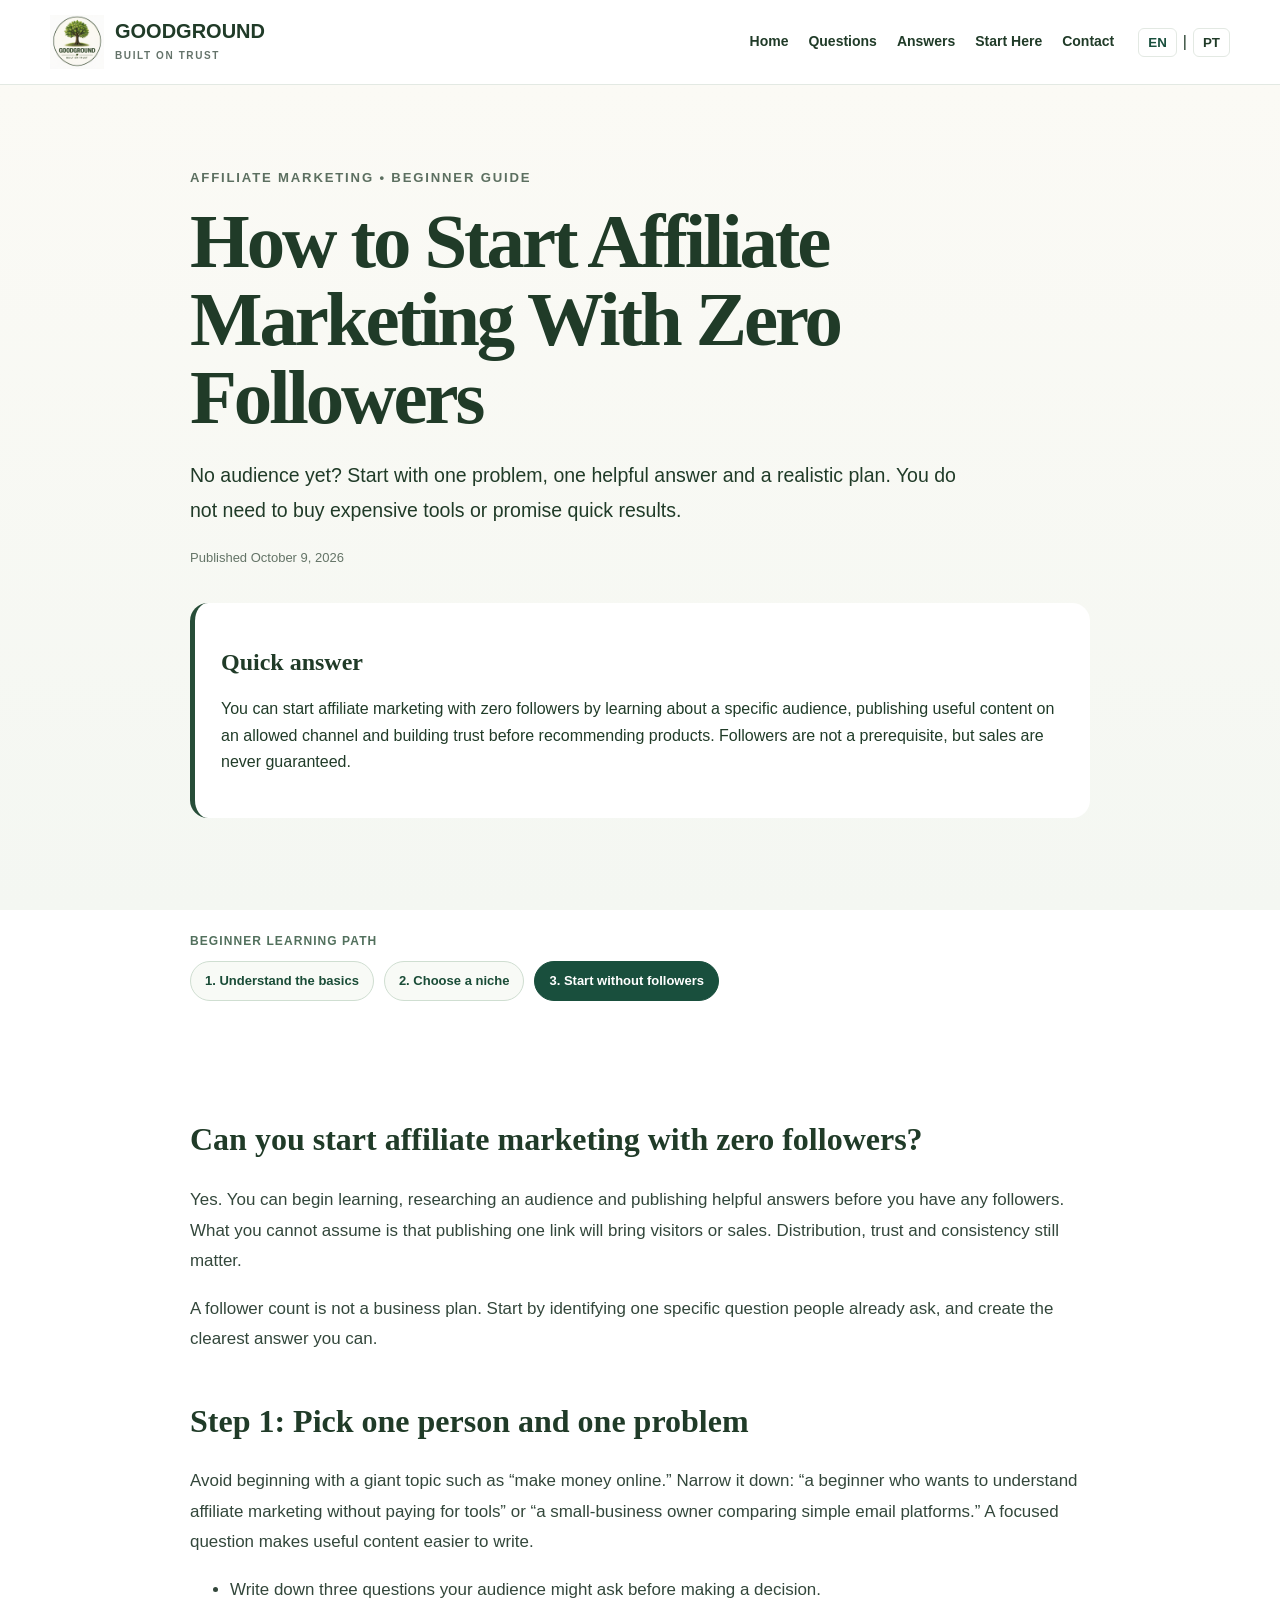
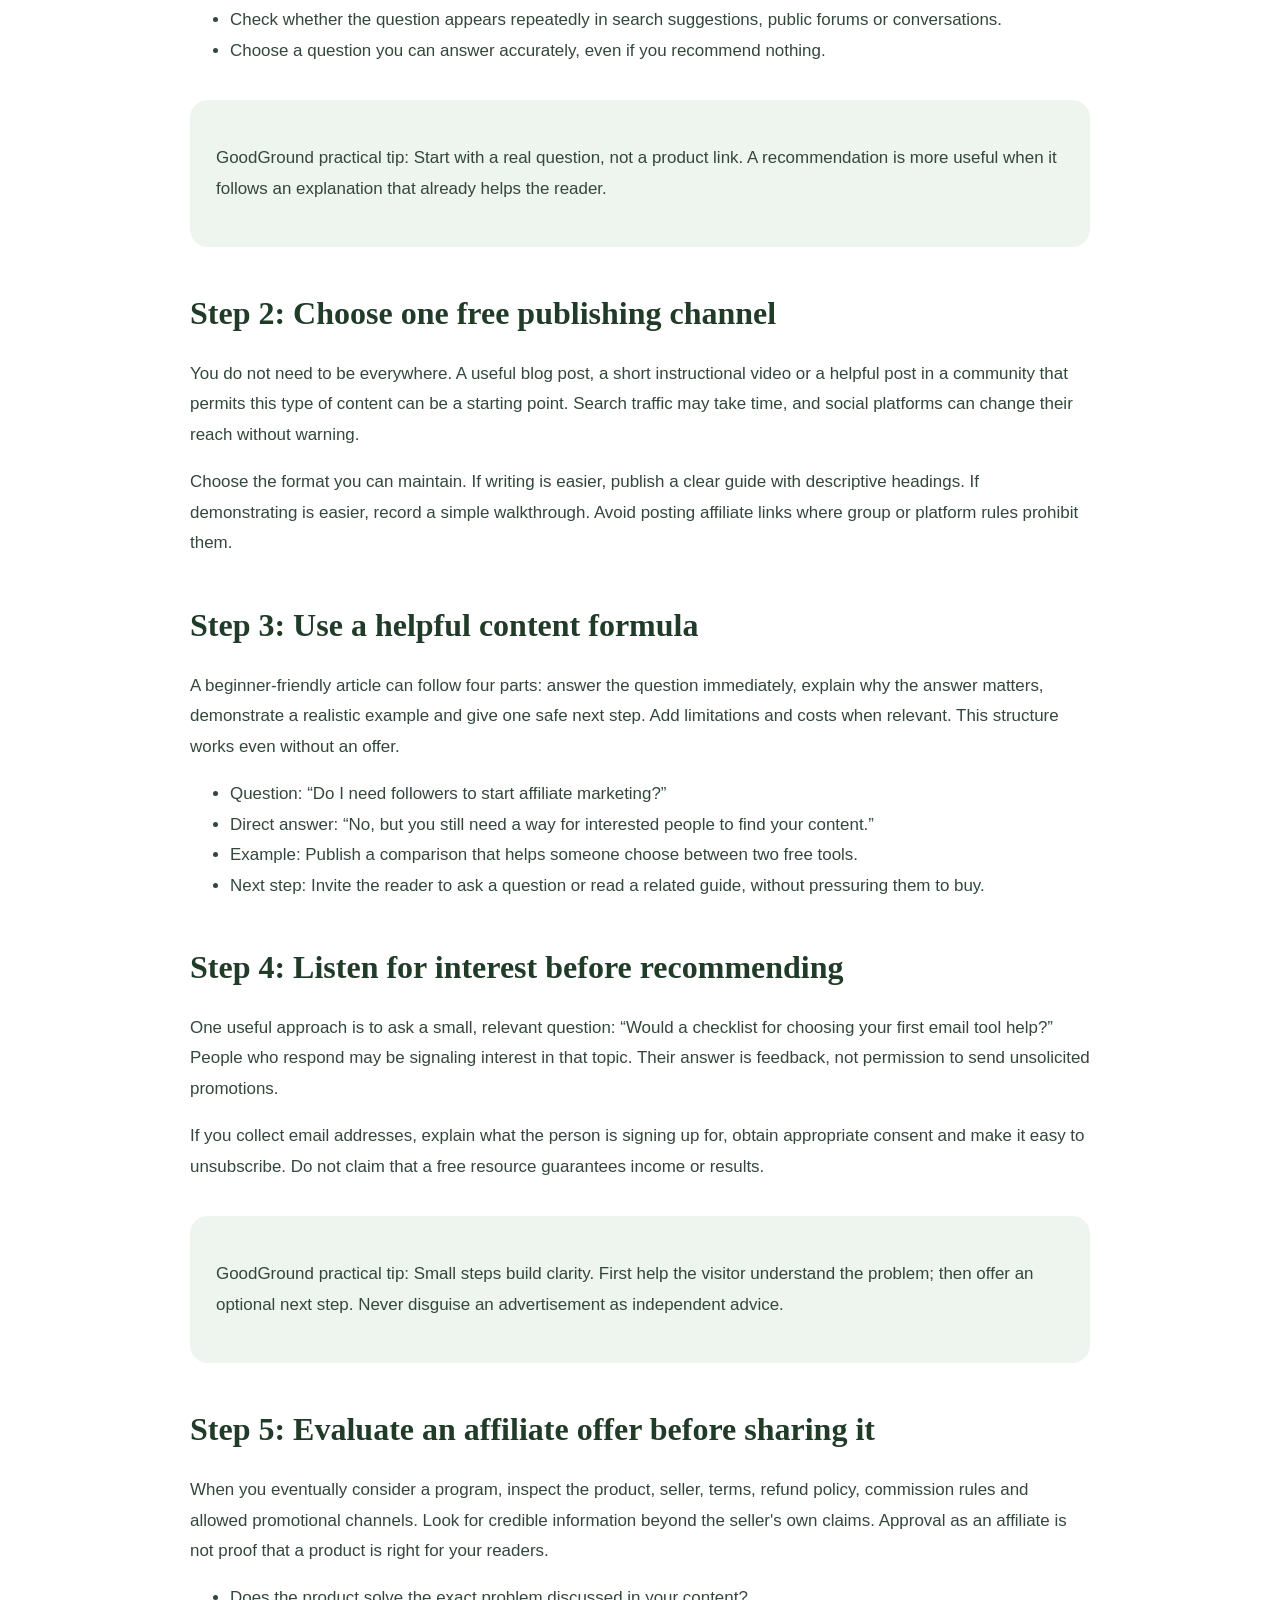
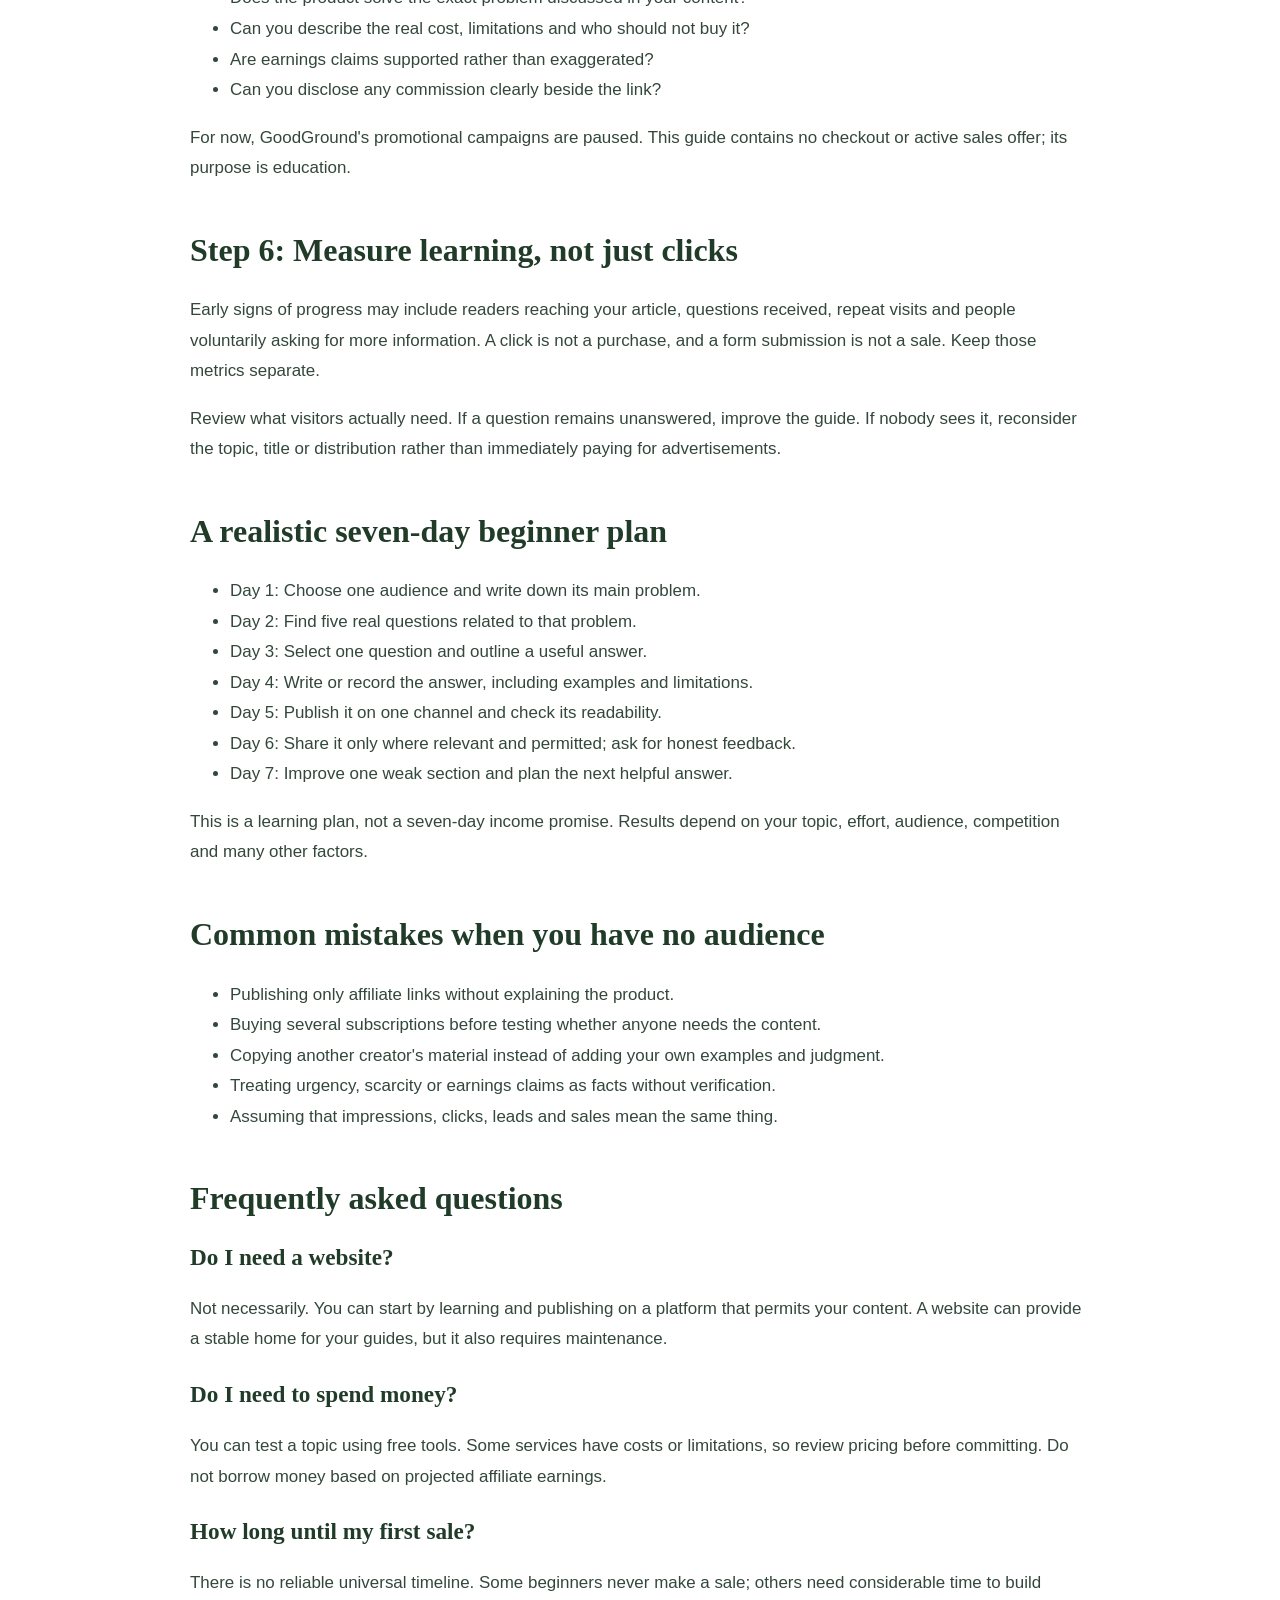
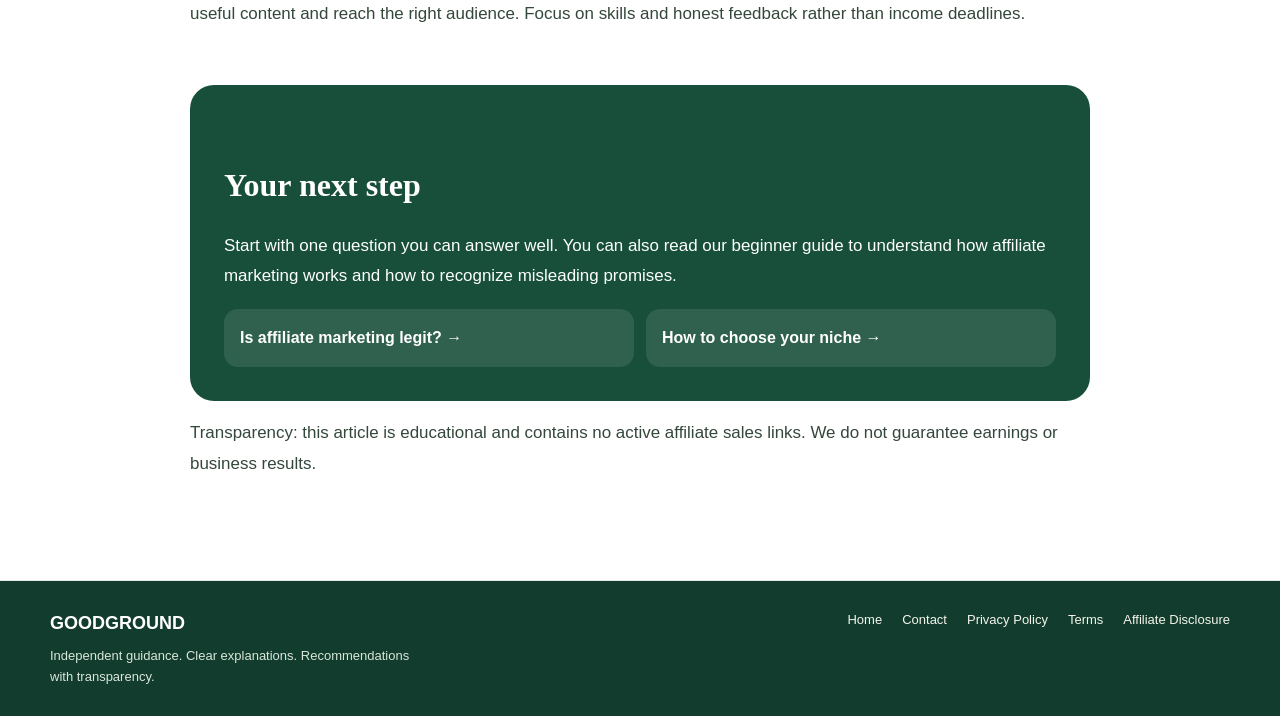
<file: how-to-start-affiliate-marketing-with-zero-followers.html>
<!doctype html>
<html lang="en">
<head>
<meta charset="utf-8">
<meta name="viewport" content="width=device-width,initial-scale=1">
<title>How to Start Affiliate Marketing With Zero Followers | GoodGround</title>
<meta id="meta-description" name="description" content="Can you start affiliate marketing with zero followers? Learn practical steps to choose a niche, publish useful content, earn trust and avoid costly mistakes.">
<meta name="robots" content="index,follow">
<link rel="canonical" href="https://goodground.site/how-to-start-affiliate-marketing-with-zero-followers">
<meta property="og:type" content="article">
<meta property="og:site_name" content="GoodGround">
<meta property="og:title" content="How to Start Affiliate Marketing With Zero Followers | GoodGround">
<meta property="og:description" content="A beginner-friendly plan to start affiliate marketing without an audience or unrealistic income promises.">
<meta property="og:url" content="https://goodground.site/how-to-start-affiliate-marketing-with-zero-followers">
<meta property="og:image" content="https://goodground.site/goodground-logo.png">
<meta property="og:image:alt" content="GoodGround logo">
<meta property="og:locale" content="en_US">
<meta name="twitter:card" content="summary">
<meta name="twitter:title" content="How to Start Affiliate Marketing With Zero Followers | GoodGround">
<meta name="twitter:description" content="A beginner-friendly plan to start affiliate marketing without an audience or unrealistic income promises.">
<meta name="twitter:image" content="https://goodground.site/goodground-logo.png">
<link rel="icon" href="/goodground-logo.png">
<link rel="stylesheet" href="/styles.css?v=20261009-mobile">
<style>

.article-hero {
  padding: 82px 0 58px;
  background: linear-gradient(
    180deg,
    #fbfaf5,
    #f4f7f2
  );
}

.article-wrap {
  max-width: 900px;
  margin: auto;
}

.article-kicker {
  font-size: .82rem;
  letter-spacing: .14em;
  text-transform: uppercase;
  font-weight: 800;
  opacity: .72;
}

.article-hero h1 {
  font-size: clamp(2.45rem, 6vw, 4.8rem);
  line-height: 1.02;
  letter-spacing: -.04em;
  margin: 14px 0 20px;
}

.article-deck,
.article-body p,
.article-body li {
  font-size: 1.06rem;
  line-height: 1.8;
}

.article-deck {
  font-size: 1.22rem;
  max-width: 790px;
}

.quick-answer,
.truth-box,
.warning-box,
.source-box {
  margin: 34px 0;
  padding: 26px;
  border-radius: 18px;
}

.quick-answer {
  background: #fff;
  border-left: 5px solid #274d38;
}

.truth-box {
  background: #eef4ee;
}

.warning-box {
  background: #fff8ee;
}

.source-box {
  background: #f7f8f4;
}

.article-body {
  padding: 60px 0 84px;
}

.article-body h2 {
  margin-top: 48px;
}

.article-body h3 {
  margin-top: 26px;
}

.grid {
  display: grid;
  grid-template-columns: repeat(3, minmax(0,1fr));
  gap: 16px;
  margin: 24px 0;
}

.card {
  padding: 22px;
  border: 1px solid rgba(39,77,56,.13);
  border-radius: 18px;
  background: #fff;
}

.next-step {
  margin-top: 56px;
  padding: 34px;
  border-radius: 24px;
  background: #174f3a;
  color: #fff;
}

.next-step h2,
.next-step p {
  color: #fff;
}

.next-links {
  display: grid;
  grid-template-columns: repeat(2,minmax(0,1fr));
  gap: 12px;
}

.next-links a {
  padding: 16px;
  border-radius: 14px;
  background: rgba(255,255,255,.1);
  color: #fff;
  text-decoration: none;
  font-weight: 700;
}

@media(max-width:760px) {

  .grid,
  .next-links {
    grid-template-columns: 1fr;
  }

}


/* Reading suggestions */
.book-edition { font-size:12px; color:#526957; font-weight:600; margin:0 0 10px; }
.book-recommendations { display:grid; grid-template-columns:repeat(3,minmax(0,1fr)); gap:16px; margin:24px 0; }
.book-recommendation { padding:20px; background:#fff; border:1px solid #e3e9df; border-radius:14px; }
.book-recommendation .book-author { margin:0 0 8px; font-size:11px; letter-spacing:.14em; font-weight:800; color:#52745e; }
.book-recommendation h3 { margin:0 0 12px; font-size:1.3rem; }
.book-recommendation p:last-child { margin:0; font-size:14px; line-height:1.65; }
@media(max-width:800px) { .book-recommendations { grid-template-columns:1fr; } }

.article-updated { font-size:13px; color:#647467; margin:0 0 18px; }
.article-footer { background:#123c2d; color:#f4f5ed; border-top:0; padding:32px 0; }
.article-footer-inner { display:flex; align-items:start; justify-content:space-between; flex-wrap:wrap; gap:24px; }
.article-footer strong { color:#fff; font-size:18px; }
.article-footer p { margin:6px 0 0; font-size:13px; color:#d9e6db; max-width:360px; }
.article-footer nav { display:flex; flex-wrap:wrap; gap:12px 20px; max-width:590px; }
.article-footer a { color:#f4f5ed; text-decoration:none; font-size:13px; }
.article-footer a:hover,.article-footer a:focus-visible { text-decoration:underline; }
</style>
<script type="application/ld+json">{"@context":"https://schema.org","@type":"Article","headline":"How to Start Affiliate Marketing With Zero Followers","description":"A practical beginner guide to affiliate marketing without followers.","author":{"@type":"Organization","name":"GoodGround"},"publisher":{"@type":"Organization","name":"GoodGround","logo":{"@type":"ImageObject","url":"https://goodground.site/goodground-logo.png"}},"datePublished":"2026-10-09","dateModified":"2026-10-09","mainEntityOfPage":"https://goodground.site/how-to-start-affiliate-marketing-with-zero-followers"}</script>
</head>
<body>
<header class="site-header">

<nav class="wrap nav">

<a class="brand" href="/">

<img
  src="/goodground-logo.png"
  alt="GoodGround"
>

<div class="brand-text">

<strong>
GOODGROUND
</strong>

<span>
BUILT ON TRUST
</span>

</div>

</a>


<div class="links">

<a
  href="/"
  data-en="Home"
  data-pt="Início">
Home
</a>

<a
  href="/#questions"
  data-en="Questions"
  data-pt="Perguntas">
Questions
</a>

<a
  href="/#blog"
  data-en="Answers"
  data-pt="Respostas">
Answers
</a>

<a
  href="/#start-here"
  data-en="Start Here"
  data-pt="Comece Aqui">
Start Here
</a>

<a
  href="/contact"
  data-en="Contact"
  data-pt="Contato">
Contact
</a>

</div>


<div class="languages">

<button
  id="lang-en"
  class="language-link active"
  onclick="setLanguage('en')">
EN
</button>

<span>|</span>

<button
  id="lang-pt"
  class="language-link"
  onclick="setLanguage('pt')">
PT
</button>

</div>

</nav>

</header>
<main><section class="article-hero"><div class="wrap article-wrap"><div class="article-kicker" data-en="AFFILIATE MARKETING • BEGINNER GUIDE" data-pt="MARKETING DE AFILIADOS • GUIA PARA INICIANTES">AFFILIATE MARKETING • BEGINNER GUIDE</div>
<h1 data-en="How to Start Affiliate Marketing With Zero Followers" data-pt="Como Começar no Marketing de Afiliados Sem Seguidores">How to Start Affiliate Marketing With Zero Followers</h1>
<p class="article-deck" data-en="No audience yet? Start with one problem, one helpful answer and a realistic plan. You do not need to buy expensive tools or promise quick results." data-pt="Ainda não tem público? Comece com um problema, uma resposta útil e um plano realista. Você não precisa comprar ferramentas caras nem prometer resultados rápidos.">No audience yet? Start with one problem, one helpful answer and a realistic plan. You do not need to buy expensive tools or promise quick results.</p>
<p class="article-updated" data-en="Published October 9, 2026" data-pt="Publicado em 9 de outubro de 2026">Published October 9, 2026</p>
<div class="quick-answer"><h2 data-en="Quick answer" data-pt="Resposta rápida">Quick answer</h2>
<p data-en="You can start affiliate marketing with zero followers by learning about a specific audience, publishing useful content on an allowed channel and building trust before recommending products. Followers are not a prerequisite, but sales are never guaranteed." data-pt="Você pode começar no marketing de afiliados sem seguidores estudando um público específico, publicando conteúdo útil em um canal permitido e construindo confiança antes de recomendar produtos. Seguidores não são um pré-requisito, mas vendas nunca são garantidas.">You can start affiliate marketing with zero followers by learning about a specific audience, publishing useful content on an allowed channel and building trust before recommending products. Followers are not a prerequisite, but sales are never guaranteed.</p>
</div></div></section>
<div class="guide-path wrap article-wrap">
  <p class="guide-path-label" data-en="BEGINNER LEARNING PATH" data-pt="CAMINHO PARA INICIANTES">BEGINNER LEARNING PATH</p>
  <nav class="guide-path-links" aria-label="Beginner learning path">
    <a href="/is-affiliate-marketing-legit" data-en="1. Understand the basics" data-pt="1. Entenda o básico">1. Understand the basics</a>
    <a href="/how-to-choose-an-affiliate-marketing-niche" data-en="2. Choose a niche" data-pt="2. Escolha um nicho">2. Choose a niche</a>
    <a href="/how-to-start-affiliate-marketing-with-zero-followers" aria-current="page" data-en="3. Start without followers" data-pt="3. Comece sem seguidores">3. Start without followers</a>
  </nav>
</div>
<article class="article-body"><div class="wrap article-wrap"><h2 data-en="Can you start affiliate marketing with zero followers?" data-pt="É possível começar no marketing de afiliados sem seguidores?">Can you start affiliate marketing with zero followers?</h2>
<p data-en="Yes. You can begin learning, researching an audience and publishing helpful answers before you have any followers. What you cannot assume is that publishing one link will bring visitors or sales. Distribution, trust and consistency still matter." data-pt="Sim. Você pode começar a aprender, pesquisar um público e publicar respostas úteis antes de ter seguidores. O que não pode presumir é que publicar um link trará visitantes ou vendas. Divulgação, confiança e consistência continuam sendo importantes.">Yes. You can begin learning, researching an audience and publishing helpful answers before you have any followers. What you cannot assume is that publishing one link will bring visitors or sales. Distribution, trust and consistency still matter.</p>
<p data-en="A follower count is not a business plan. Start by identifying one specific question people already ask, and create the clearest answer you can." data-pt="Quantidade de seguidores não é um plano de negócios. Comece identificando uma pergunta específica que as pessoas já fazem e crie a resposta mais clara que conseguir.">A follower count is not a business plan. Start by identifying one specific question people already ask, and create the clearest answer you can.</p>
<h2 data-en="Step 1: Pick one person and one problem" data-pt="Passo 1: Escolha um público e um problema">Step 1: Pick one person and one problem</h2>
<p data-en="Avoid beginning with a giant topic such as “make money online.” Narrow it down: “a beginner who wants to understand affiliate marketing without paying for tools” or “a small-business owner comparing simple email platforms.” A focused question makes useful content easier to write." data-pt="Evite começar com um tema enorme, como “ganhar dinheiro online”. Seja mais específico: “uma pessoa que quer entender marketing de afiliados sem pagar por ferramentas” ou “um pequeno empresário comparando plataformas simples de e-mail”. Uma pergunta bem definida facilita a criação de conteúdo útil.">Avoid beginning with a giant topic such as “make money online.” Narrow it down: “a beginner who wants to understand affiliate marketing without paying for tools” or “a small-business owner comparing simple email platforms.” A focused question makes useful content easier to write.</p>
<ul>
<li data-en="Write down three questions your audience might ask before making a decision." data-pt="Anote três perguntas que seu público faria antes de tomar uma decisão.">Write down three questions your audience might ask before making a decision.</li>
<li data-en="Check whether the question appears repeatedly in search suggestions, public forums or conversations." data-pt="Verifique se a pergunta aparece com frequência em sugestões de busca, fóruns públicos ou conversas.">Check whether the question appears repeatedly in search suggestions, public forums or conversations.</li>
<li data-en="Choose a question you can answer accurately, even if you recommend nothing." data-pt="Escolha uma pergunta que consiga responder corretamente, mesmo sem recomendar nada.">Choose a question you can answer accurately, even if you recommend nothing.</li>
</ul>
<div class="truth-box"><p data-en="GoodGround practical tip: Start with a real question, not a product link. A recommendation is more useful when it follows an explanation that already helps the reader." data-pt="Dica prática GoodGround: comece com uma pergunta real, não com um link de produto. Uma recomendação é mais útil quando vem depois de uma explicação que já ajuda o leitor.">GoodGround practical tip: Start with a real question, not a product link. A recommendation is more useful when it follows an explanation that already helps the reader.</p>
</div><h2 data-en="Step 2: Choose one free publishing channel" data-pt="Passo 2: Escolha um canal gratuito para publicar">Step 2: Choose one free publishing channel</h2>
<p data-en="You do not need to be everywhere. A useful blog post, a short instructional video or a helpful post in a community that permits this type of content can be a starting point. Search traffic may take time, and social platforms can change their reach without warning." data-pt="Você não precisa estar em todos os lugares. Um artigo útil, um vídeo curto ensinando algo ou uma publicação em uma comunidade que permita esse tipo de conteúdo podem ser um começo. O tráfego de buscas pode demorar, e as redes sociais podem mudar seu alcance sem aviso.">You do not need to be everywhere. A useful blog post, a short instructional video or a helpful post in a community that permits this type of content can be a starting point. Search traffic may take time, and social platforms can change their reach without warning.</p>
<p data-en="Choose the format you can maintain. If writing is easier, publish a clear guide with descriptive headings. If demonstrating is easier, record a simple walkthrough. Avoid posting affiliate links where group or platform rules prohibit them." data-pt="Escolha o formato que consegue manter. Se escrever for mais fácil, publique um guia claro com títulos descritivos. Se demonstrar for mais fácil, grave um tutorial simples. Não publique links de afiliados onde as regras do grupo ou da plataforma os proíbam.">Choose the format you can maintain. If writing is easier, publish a clear guide with descriptive headings. If demonstrating is easier, record a simple walkthrough. Avoid posting affiliate links where group or platform rules prohibit them.</p>
<h2 data-en="Step 3: Use a helpful content formula" data-pt="Passo 3: Use uma estrutura de conteúdo útil">Step 3: Use a helpful content formula</h2>
<p data-en="A beginner-friendly article can follow four parts: answer the question immediately, explain why the answer matters, demonstrate a realistic example and give one safe next step. Add limitations and costs when relevant. This structure works even without an offer." data-pt="Um artigo para iniciantes pode seguir quatro partes: responder à pergunta imediatamente, explicar por que a resposta importa, demonstrar um exemplo realista e oferecer um próximo passo seguro. Acrescente limitações e custos quando forem relevantes. Essa estrutura funciona mesmo sem uma oferta.">A beginner-friendly article can follow four parts: answer the question immediately, explain why the answer matters, demonstrate a realistic example and give one safe next step. Add limitations and costs when relevant. This structure works even without an offer.</p>
<ul>
<li data-en="Question: “Do I need followers to start affiliate marketing?”" data-pt="Pergunta: “Preciso de seguidores para começar no marketing de afiliados?”">Question: “Do I need followers to start affiliate marketing?”</li>
<li data-en="Direct answer: “No, but you still need a way for interested people to find your content.”" data-pt="Resposta direta: “Não, mas você ainda precisa de um caminho para que pessoas interessadas encontrem seu conteúdo.”">Direct answer: “No, but you still need a way for interested people to find your content.”</li>
<li data-en="Example: Publish a comparison that helps someone choose between two free tools." data-pt="Exemplo: publique uma comparação que ajude alguém a escolher entre duas ferramentas gratuitas.">Example: Publish a comparison that helps someone choose between two free tools.</li>
<li data-en="Next step: Invite the reader to ask a question or read a related guide, without pressuring them to buy." data-pt="Próximo passo: convide o leitor a fazer uma pergunta ou ler outro guia, sem pressioná-lo a comprar.">Next step: Invite the reader to ask a question or read a related guide, without pressuring them to buy.</li>
</ul>
<h2 data-en="Step 4: Listen for interest before recommending" data-pt="Passo 4: Identifique o interesse antes de recomendar">Step 4: Listen for interest before recommending</h2>
<p data-en="One useful approach is to ask a small, relevant question: “Would a checklist for choosing your first email tool help?” People who respond may be signaling interest in that topic. Their answer is feedback, not permission to send unsolicited promotions." data-pt="Uma abordagem útil é fazer uma pergunta pequena e relevante: “Um checklist para escolher sua primeira ferramenta de e-mail ajudaria?” Quem responde pode estar demonstrando interesse no assunto. A resposta é um sinal de interesse, não uma autorização para enviar publicidade não solicitada.">One useful approach is to ask a small, relevant question: “Would a checklist for choosing your first email tool help?” People who respond may be signaling interest in that topic. Their answer is feedback, not permission to send unsolicited promotions.</p>
<p data-en="If you collect email addresses, explain what the person is signing up for, obtain appropriate consent and make it easy to unsubscribe. Do not claim that a free resource guarantees income or results." data-pt="Se você coletar endereços de e-mail, explique para que a pessoa está se cadastrando, obtenha o consentimento adequado e facilite o cancelamento da inscrição. Não diga que um recurso gratuito garante renda ou resultados.">If you collect email addresses, explain what the person is signing up for, obtain appropriate consent and make it easy to unsubscribe. Do not claim that a free resource guarantees income or results.</p>
<div class="truth-box"><p data-en="GoodGround practical tip: Small steps build clarity. First help the visitor understand the problem; then offer an optional next step. Never disguise an advertisement as independent advice." data-pt="Dica prática GoodGround: pequenos passos trazem clareza. Primeiro ajude o visitante a entender o problema; depois ofereça um próximo passo opcional. Nunca disfarce publicidade como orientação independente.">GoodGround practical tip: Small steps build clarity. First help the visitor understand the problem; then offer an optional next step. Never disguise an advertisement as independent advice.</p>
</div><h2 data-en="Step 5: Evaluate an affiliate offer before sharing it" data-pt="Passo 5: Avalie uma oferta de afiliado antes de divulgá-la">Step 5: Evaluate an affiliate offer before sharing it</h2>
<p data-en="When you eventually consider a program, inspect the product, seller, terms, refund policy, commission rules and allowed promotional channels. Look for credible information beyond the seller's own claims. Approval as an affiliate is not proof that a product is right for your readers." data-pt="Quando você decidir avaliar um programa, examine o produto, o vendedor, os termos, a política de reembolso, as regras de comissão e os canais de divulgação permitidos. Procure informações confiáveis além das afirmações do próprio vendedor. Ser aprovado como afiliado não prova que o produto seja adequado aos seus leitores.">When you eventually consider a program, inspect the product, seller, terms, refund policy, commission rules and allowed promotional channels. Look for credible information beyond the seller's own claims. Approval as an affiliate is not proof that a product is right for your readers.</p>
<ul>
<li data-en="Does the product solve the exact problem discussed in your content?" data-pt="O produto resolve exatamente o problema abordado no seu conteúdo?">Does the product solve the exact problem discussed in your content?</li>
<li data-en="Can you describe the real cost, limitations and who should not buy it?" data-pt="Você consegue explicar o custo real, as limitações e para quem ele não é indicado?">Can you describe the real cost, limitations and who should not buy it?</li>
<li data-en="Are earnings claims supported rather than exaggerated?" data-pt="As afirmações sobre ganhos são fundamentadas, em vez de exageradas?">Are earnings claims supported rather than exaggerated?</li>
<li data-en="Can you disclose any commission clearly beside the link?" data-pt="Você consegue informar claramente a possível comissão perto do link?">Can you disclose any commission clearly beside the link?</li>
</ul>
<p data-en="For now, GoodGround's promotional campaigns are paused. This guide contains no checkout or active sales offer; its purpose is education." data-pt="Por enquanto, as campanhas promocionais da GoodGround estão pausadas. Este guia não contém checkout nem oferta ativa de vendas; seu objetivo é educativo.">For now, GoodGround's promotional campaigns are paused. This guide contains no checkout or active sales offer; its purpose is education.</p>
<h2 data-en="Step 6: Measure learning, not just clicks" data-pt="Passo 6: Meça o aprendizado, não apenas os cliques">Step 6: Measure learning, not just clicks</h2>
<p data-en="Early signs of progress may include readers reaching your article, questions received, repeat visits and people voluntarily asking for more information. A click is not a purchase, and a form submission is not a sale. Keep those metrics separate." data-pt="Os primeiros sinais de progresso podem incluir leitores chegando ao artigo, perguntas recebidas, visitas recorrentes e pessoas pedindo voluntariamente mais informações. Um clique não é uma compra, e o envio de um formulário não é uma venda. Mantenha essas métricas separadas.">Early signs of progress may include readers reaching your article, questions received, repeat visits and people voluntarily asking for more information. A click is not a purchase, and a form submission is not a sale. Keep those metrics separate.</p>
<p data-en="Review what visitors actually need. If a question remains unanswered, improve the guide. If nobody sees it, reconsider the topic, title or distribution rather than immediately paying for advertisements." data-pt="Observe o que os visitantes realmente precisam. Se uma dúvida continuar sem resposta, melhore o guia. Se ninguém o encontrar, reavalie o assunto, o título ou a divulgação antes de gastar com anúncios.">Review what visitors actually need. If a question remains unanswered, improve the guide. If nobody sees it, reconsider the topic, title or distribution rather than immediately paying for advertisements.</p>
<h2 data-en="A realistic seven-day beginner plan" data-pt="Um plano realista de sete dias para iniciantes">A realistic seven-day beginner plan</h2>
<ul>
<li data-en="Day 1: Choose one audience and write down its main problem." data-pt="Dia 1: Escolha um público e anote seu principal problema.">Day 1: Choose one audience and write down its main problem.</li>
<li data-en="Day 2: Find five real questions related to that problem." data-pt="Dia 2: Encontre cinco perguntas reais relacionadas a esse problema.">Day 2: Find five real questions related to that problem.</li>
<li data-en="Day 3: Select one question and outline a useful answer." data-pt="Dia 3: Escolha uma pergunta e planeje uma resposta útil.">Day 3: Select one question and outline a useful answer.</li>
<li data-en="Day 4: Write or record the answer, including examples and limitations." data-pt="Dia 4: Escreva ou grave a resposta, incluindo exemplos e limitações.">Day 4: Write or record the answer, including examples and limitations.</li>
<li data-en="Day 5: Publish it on one channel and check its readability." data-pt="Dia 5: Publique em um canal e confira se o conteúdo é fácil de entender.">Day 5: Publish it on one channel and check its readability.</li>
<li data-en="Day 6: Share it only where relevant and permitted; ask for honest feedback." data-pt="Dia 6: Compartilhe apenas onde for relevante e permitido; peça opiniões sinceras.">Day 6: Share it only where relevant and permitted; ask for honest feedback.</li>
<li data-en="Day 7: Improve one weak section and plan the next helpful answer." data-pt="Dia 7: Melhore uma parte fraca e planeje a próxima resposta útil.">Day 7: Improve one weak section and plan the next helpful answer.</li>
</ul>
<p data-en="This is a learning plan, not a seven-day income promise. Results depend on your topic, effort, audience, competition and many other factors." data-pt="Este é um plano de aprendizado, não uma promessa de renda em sete dias. Os resultados dependem do tema, do esforço, do público, da concorrência e de muitos outros fatores.">This is a learning plan, not a seven-day income promise. Results depend on your topic, effort, audience, competition and many other factors.</p>
<h2 data-en="Common mistakes when you have no audience" data-pt="Erros comuns de quem ainda não tem público">Common mistakes when you have no audience</h2>
<ul>
<li data-en="Publishing only affiliate links without explaining the product." data-pt="Publicar apenas links de afiliados sem explicar o produto.">Publishing only affiliate links without explaining the product.</li>
<li data-en="Buying several subscriptions before testing whether anyone needs the content." data-pt="Contratar várias assinaturas antes de testar se alguém precisa do conteúdo.">Buying several subscriptions before testing whether anyone needs the content.</li>
<li data-en="Copying another creator's material instead of adding your own examples and judgment." data-pt="Copiar o material de outro criador em vez de acrescentar exemplos e análise próprios.">Copying another creator's material instead of adding your own examples and judgment.</li>
<li data-en="Treating urgency, scarcity or earnings claims as facts without verification." data-pt="Tratar urgência, escassez ou promessas de ganhos como fatos sem verificar.">Treating urgency, scarcity or earnings claims as facts without verification.</li>
<li data-en="Assuming that impressions, clicks, leads and sales mean the same thing." data-pt="Presumir que impressões, cliques, contatos e vendas significam a mesma coisa.">Assuming that impressions, clicks, leads and sales mean the same thing.</li>
</ul>
<h2 data-en="Frequently asked questions" data-pt="Perguntas frequentes">Frequently asked questions</h2>
<h3 data-en="Do I need a website?" data-pt="Preciso de um site?">Do I need a website?</h3>
<p data-en="Not necessarily. You can start by learning and publishing on a platform that permits your content. A website can provide a stable home for your guides, but it also requires maintenance." data-pt="Não necessariamente. Você pode começar aprendendo e publicando em uma plataforma que permita seu conteúdo. Um site pode reunir seus guias em um endereço próprio, mas também exige manutenção.">Not necessarily. You can start by learning and publishing on a platform that permits your content. A website can provide a stable home for your guides, but it also requires maintenance.</p>
<h3 data-en="Do I need to spend money?" data-pt="Preciso gastar dinheiro?">Do I need to spend money?</h3>
<p data-en="You can test a topic using free tools. Some services have costs or limitations, so review pricing before committing. Do not borrow money based on projected affiliate earnings." data-pt="Você pode testar um tema usando ferramentas gratuitas. Alguns serviços têm custos ou limitações, por isso confira os preços antes de contratar. Não faça dívidas com base em ganhos projetados de afiliados.">You can test a topic using free tools. Some services have costs or limitations, so review pricing before committing. Do not borrow money based on projected affiliate earnings.</p>
<h3 data-en="How long until my first sale?" data-pt="Quanto tempo leva até a primeira venda?">How long until my first sale?</h3>
<p data-en="There is no reliable universal timeline. Some beginners never make a sale; others need considerable time to build useful content and reach the right audience. Focus on skills and honest feedback rather than income deadlines." data-pt="Não existe um prazo universal confiável. Alguns iniciantes nunca fazem uma venda; outros precisam de bastante tempo para criar conteúdo útil e alcançar o público certo. Foque em desenvolver habilidades e receber opiniões sinceras, não em prazos de renda.">There is no reliable universal timeline. Some beginners never make a sale; others need considerable time to build useful content and reach the right audience. Focus on skills and honest feedback rather than income deadlines.</p>
<div class="next-step"><h2 data-en="Your next step" data-pt="Seu próximo passo">Your next step</h2>
<p data-en="Start with one question you can answer well. You can also read our beginner guide to understand how affiliate marketing works and how to recognize misleading promises." data-pt="Comece com uma pergunta que você consiga responder bem. Você também pode ler nosso guia para iniciantes para entender como o marketing de afiliados funciona e reconhecer promessas enganosas.">Start with one question you can answer well. You can also read our beginner guide to understand how affiliate marketing works and how to recognize misleading promises.</p>
<div class="next-links"><a href="/is-affiliate-marketing-legit" data-en="Is affiliate marketing legit? →" data-pt="Marketing de afiliados é legítimo? →">Is affiliate marketing legit? →</a><a href="/how-to-choose-an-affiliate-marketing-niche" data-en="How to choose your niche →" data-pt="Como escolher seu nicho →">How to choose your niche →</a></div></div><p data-en="Transparency: this article is educational and contains no active affiliate sales links. We do not guarantee earnings or business results." data-pt="Transparência: este artigo é educativo e não contém links ativos de vendas de afiliados. Não garantimos renda nem resultados comerciais.">Transparency: this article is educational and contains no active affiliate sales links. We do not guarantee earnings or business results.</p>
</div></article></main>
<footer class="article-footer">
  <div class="wrap article-footer-inner">
    <div>
      <strong>GOODGROUND</strong>
      <p data-en="Independent guidance. Clear explanations. Recommendations with transparency."
         data-pt="Orientação independente. Explicações claras. Recomendações com transparência.">Independent guidance. Clear explanations. Recommendations with transparency.</p>
    </div>
    <nav aria-label="Footer">
      <a href="/" data-en="Home" data-pt="Início">Home</a>
      <a href="/contact" data-en="Contact" data-pt="Contato">Contact</a>
      <a href="/privacy" data-en="Privacy Policy" data-pt="Política de Privacidade">Privacy Policy</a>
      <a href="/terms" data-en="Terms" data-pt="Termos">Terms</a>
      <a href="/affiliate-disclosure" data-en="Affiliate Disclosure" data-pt="Divulgação de Afiliados">Affiliate Disclosure</a>
    </nav>
  </div>
</footer>
<script>

function setLanguage(language) {

  document
    .querySelectorAll('[data-en][data-pt]')
    .forEach(function(element) {

      element.textContent =
        language === 'pt'
          ? element.getAttribute('data-pt')
          : element.getAttribute('data-en');

    });


  document.documentElement.lang =
    language === 'pt'
      ? 'pt-BR'
      : 'en';


  document
    .getElementById('lang-en')
    .classList.toggle(
      'active',
      language === 'en'
    );


  document
    .getElementById('lang-pt')
    .classList.toggle(
      'active',
      language === 'pt'
    );


  document.title =
    language === 'pt'
      ? 'Como Começar no Marketing de Afiliados Sem Seguidores | GoodGround'
      : 'How to Start Affiliate Marketing With Zero Followers | GoodGround';


  localStorage.setItem(
    'goodground-language',
    language
  );

}


document.addEventListener(
  'DOMContentLoaded',
  function() {

    setLanguage(
      localStorage.getItem('goodground-language')
      || 'en'
    );

  }
);

</script>
</body>
</html>
</file>
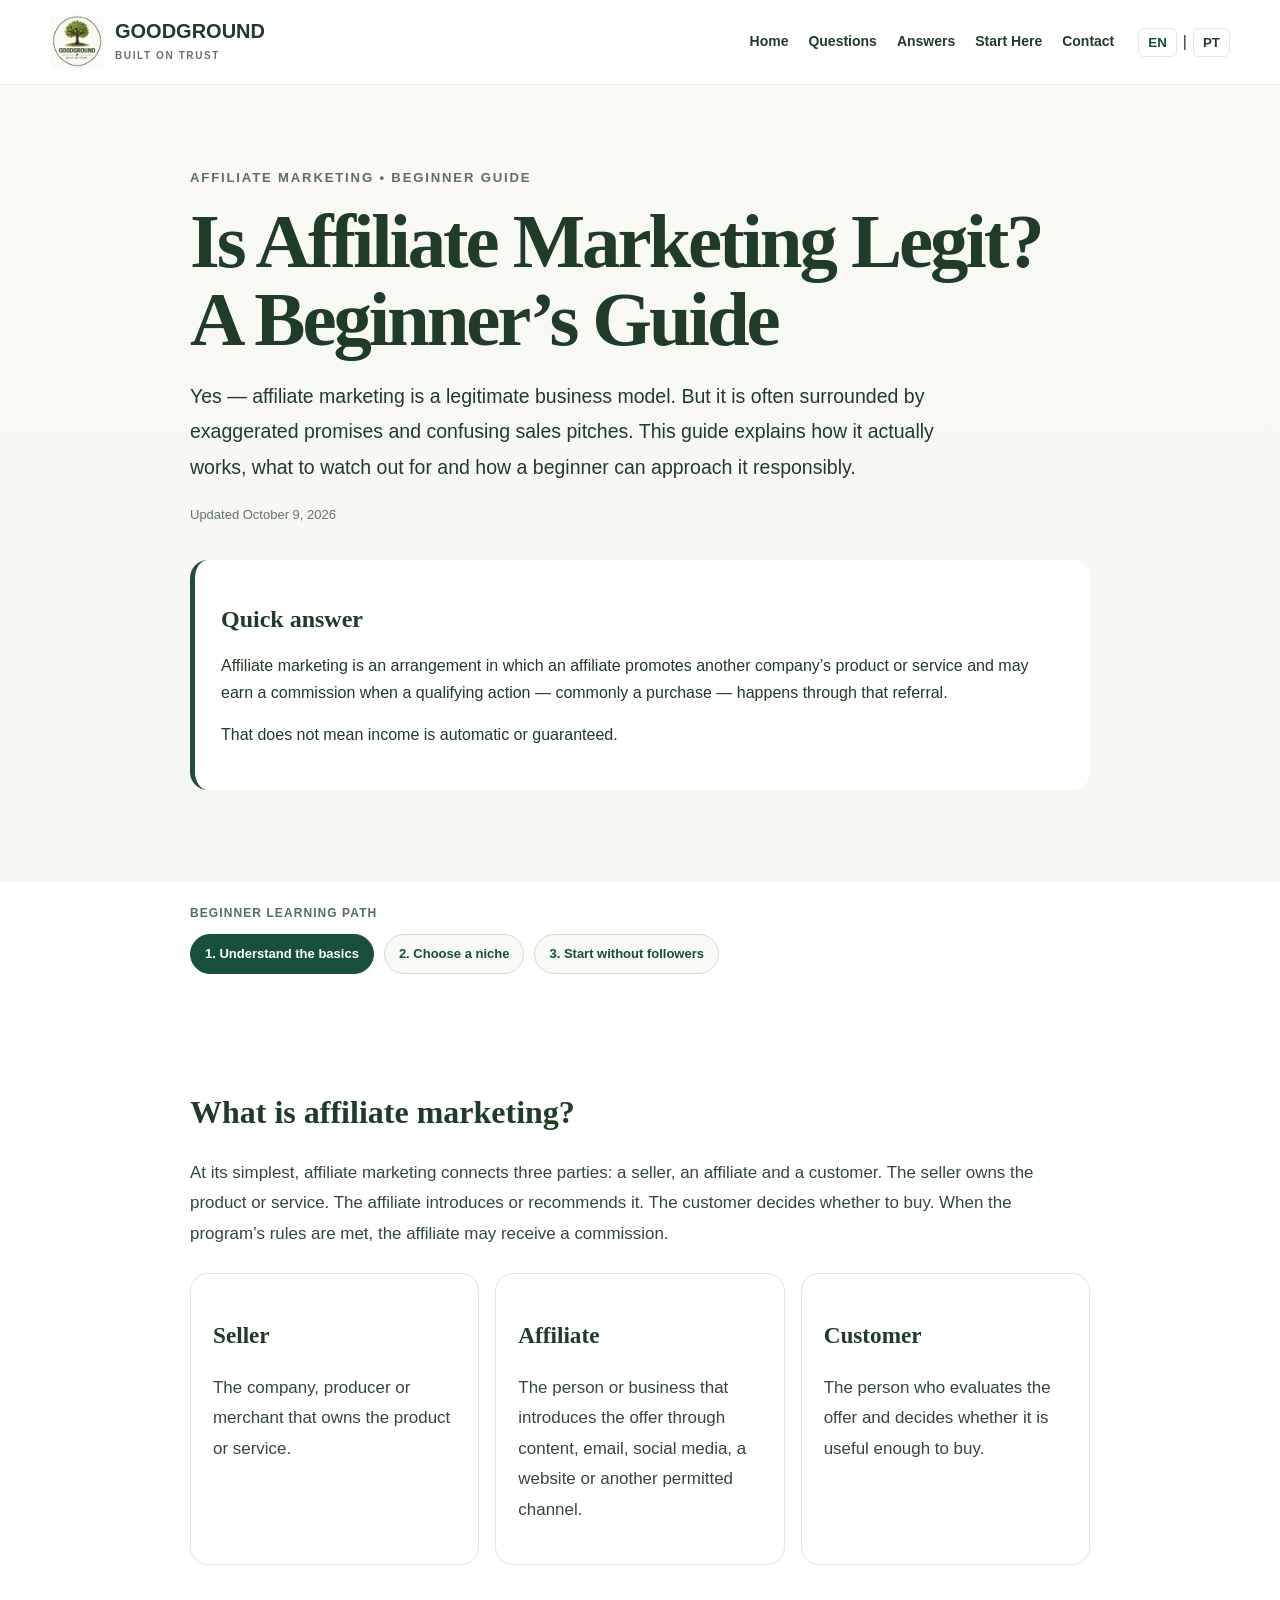
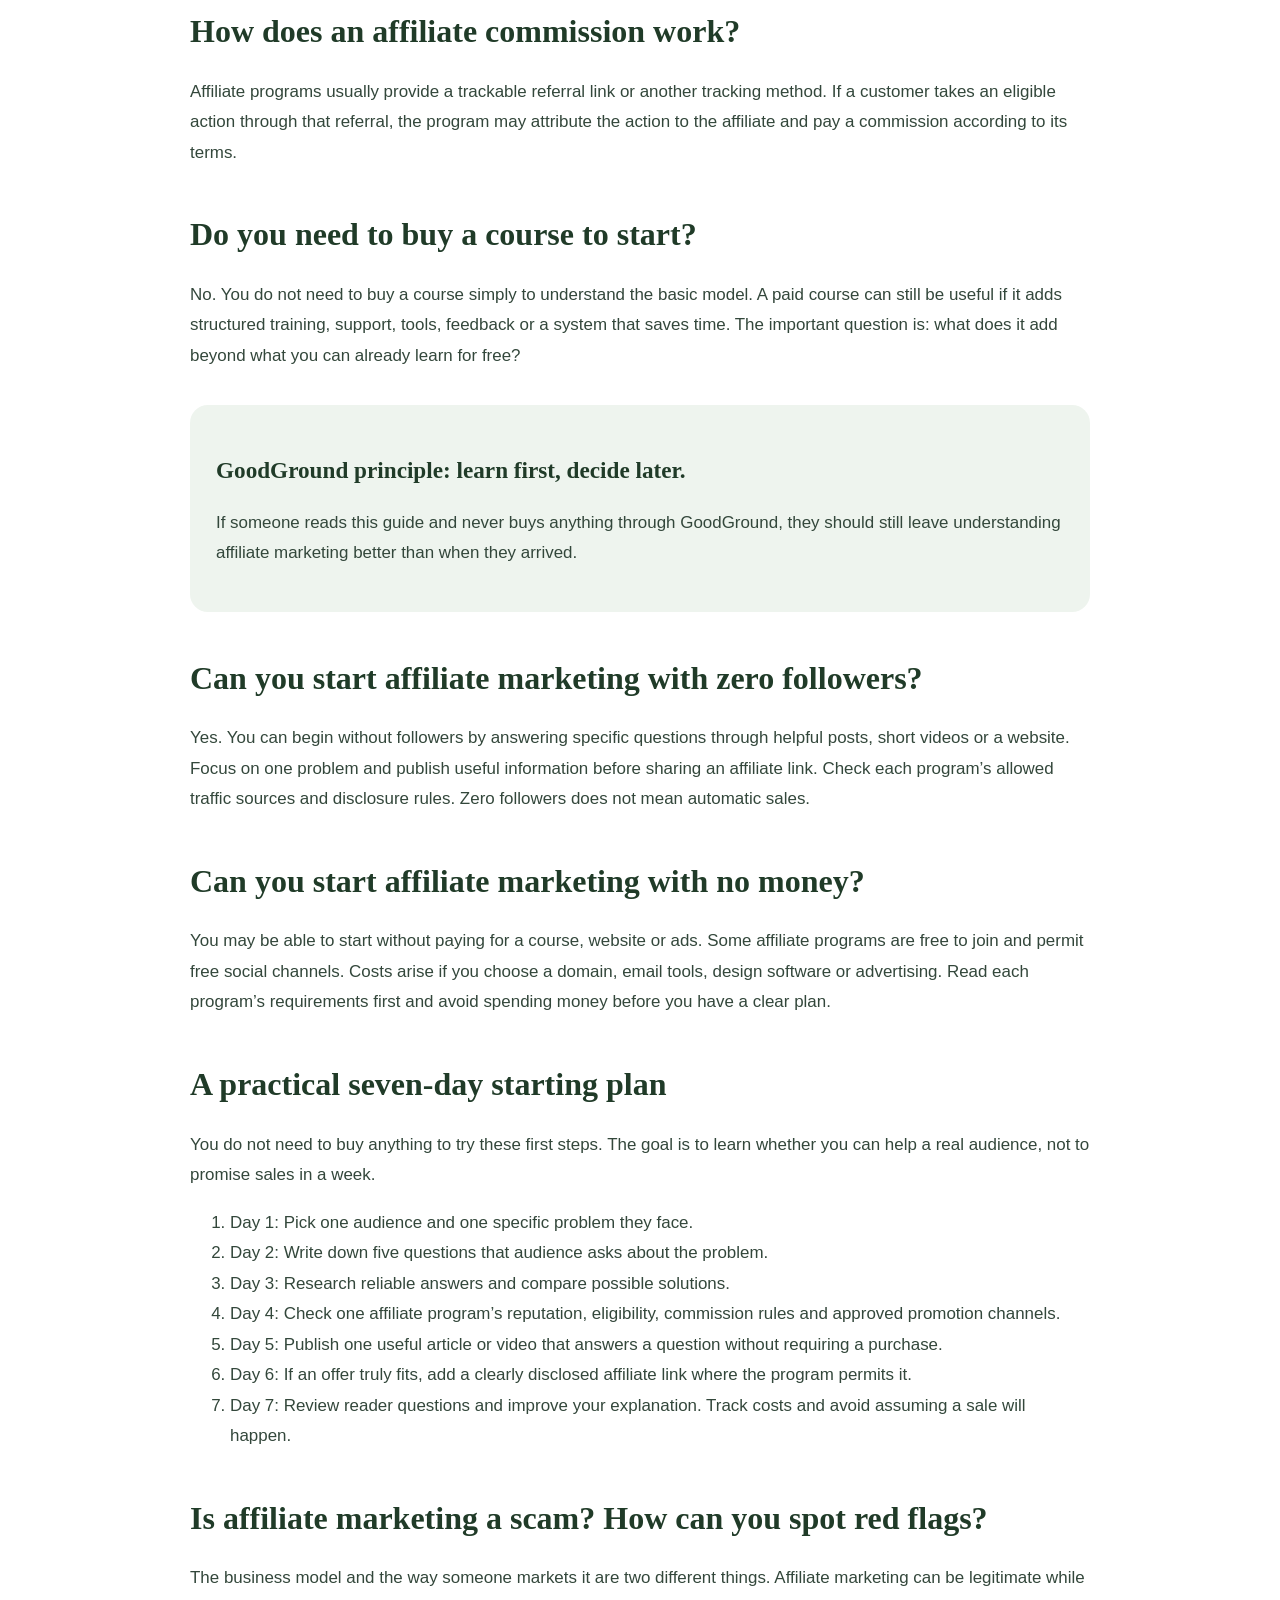
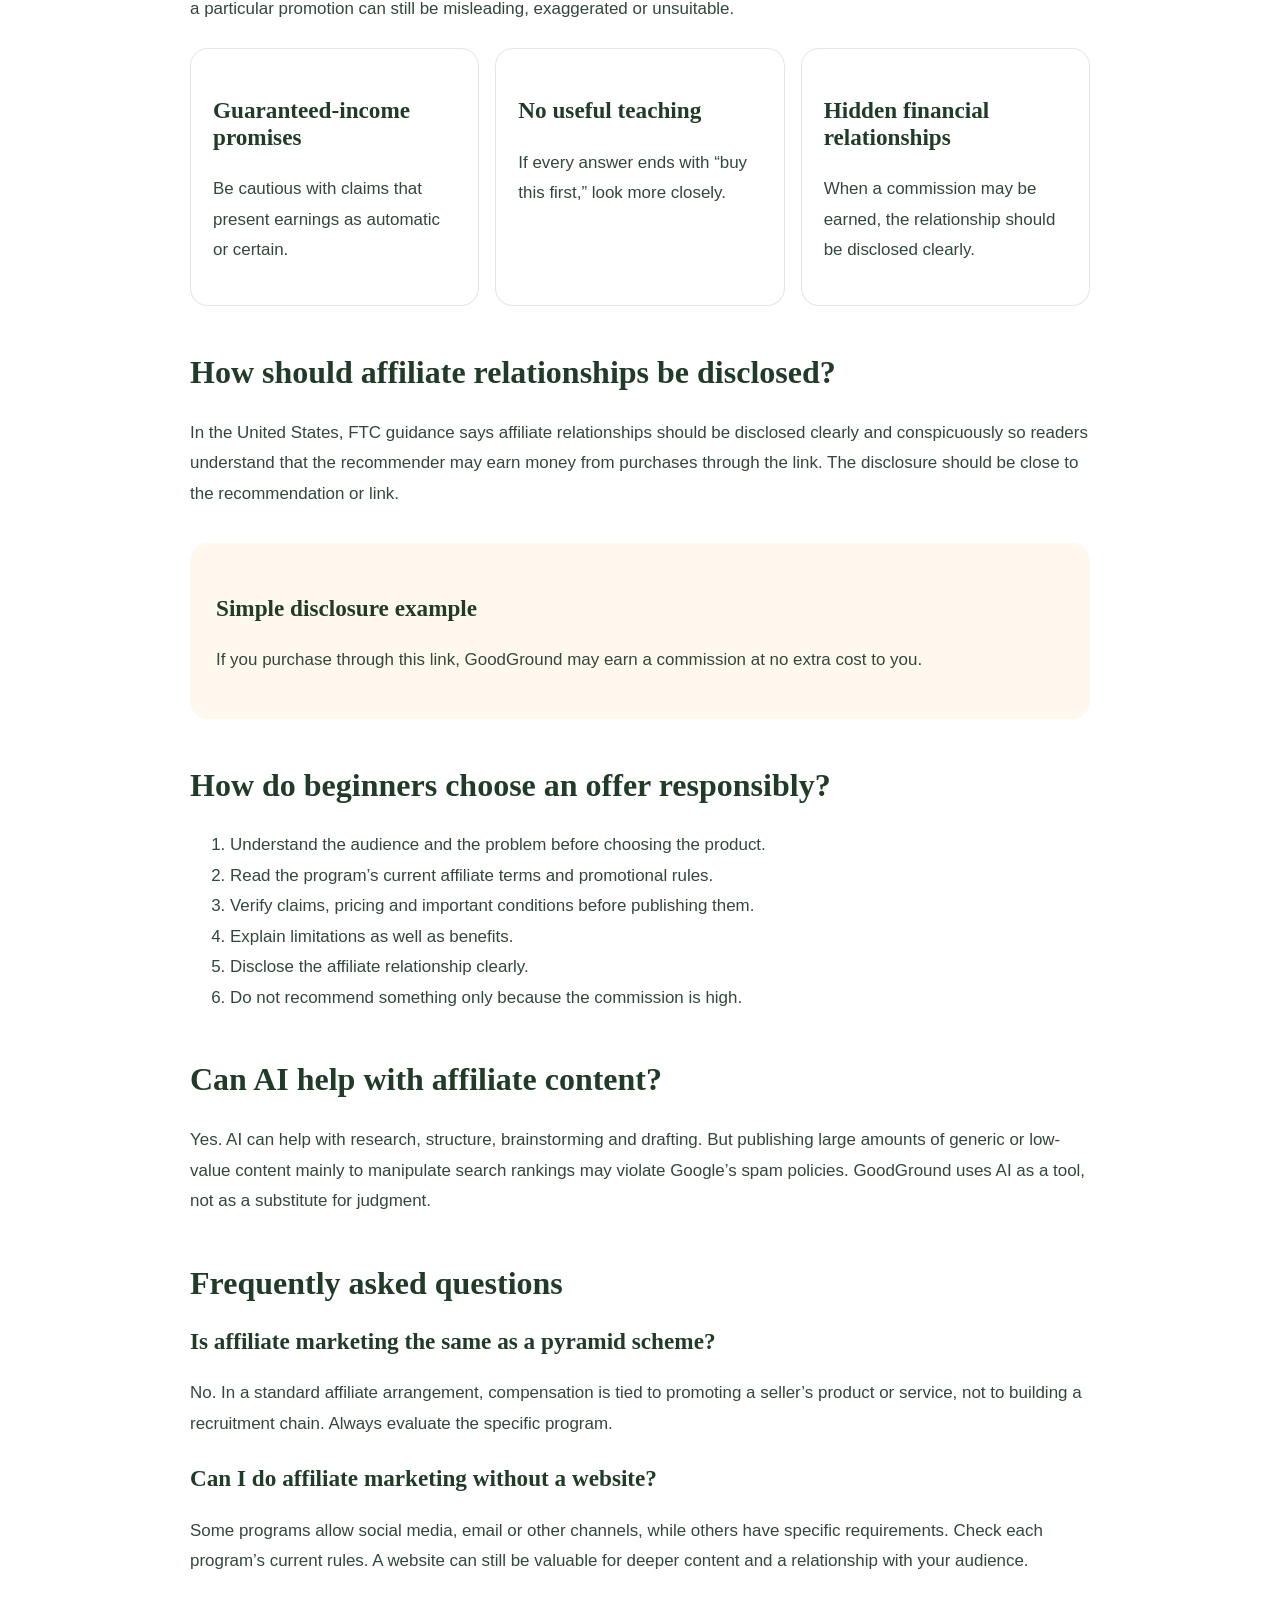
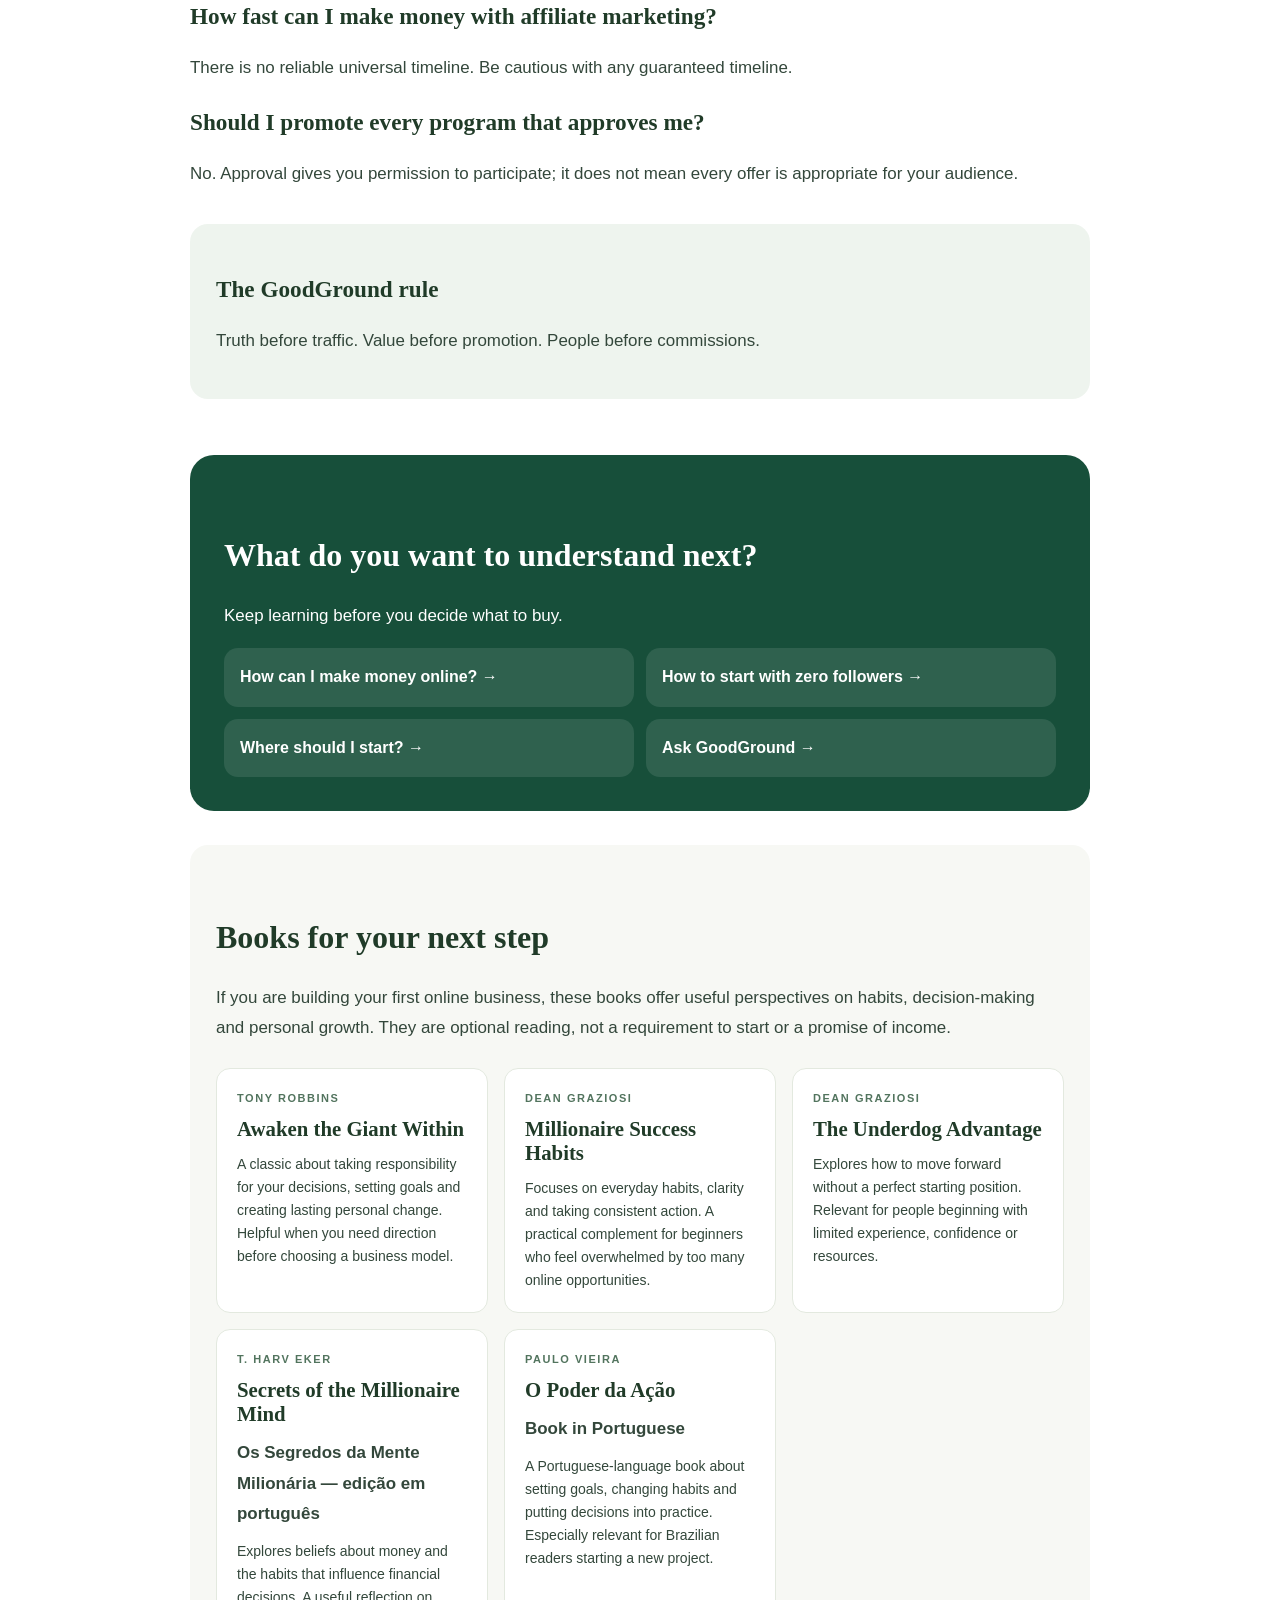
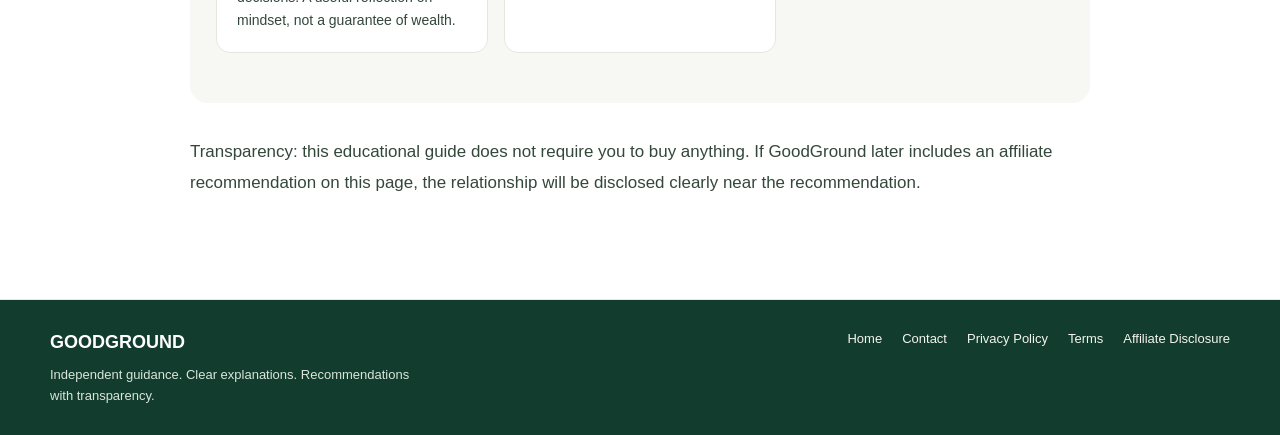
<file: is-affiliate-marketing-legit.html>
<!doctype html>
<html lang="en">
<head>
<meta charset="utf-8">
<meta name="viewport" content="width=device-width,initial-scale=1">

<title>Is Affiliate Marketing Legit? A Beginner’s Guide | GoodGround</title>

<meta
  id="meta-description"
  name="description"
  content="Is affiliate marketing legitimate? Learn how it works, how commissions are earned, common red flags, costs, disclosures and how beginners can start responsibly."
>

<link rel="canonical" href="https://goodground.site/is-affiliate-marketing-legit">

<meta name="robots" content="index,follow">

<meta property="og:type" content="article">
<meta property="og:site_name" content="GoodGround">
<meta property="og:title" content="Is Affiliate Marketing Legit? A Beginner’s Guide | GoodGround">
<meta property="og:description" content="Understand affiliate marketing, realistic expectations and common scam warning signs before you begin.">
<meta property="og:url" content="https://goodground.site/is-affiliate-marketing-legit">
<meta property="og:image" content="https://goodground.site/goodground-logo.png">
<meta property="og:image:alt" content="GoodGround logo">
<meta property="og:locale" content="en_US">
<meta name="twitter:card" content="summary">
<meta name="twitter:title" content="Is Affiliate Marketing Legit? A Beginner’s Guide | GoodGround">
<meta name="twitter:description" content="Understand affiliate marketing, realistic expectations and common scam warning signs before you begin.">
<meta name="twitter:image" content="https://goodground.site/goodground-logo.png">
<link rel="icon" href="/goodground-logo.png">
<link rel="stylesheet" href="/styles.css?v=20261009-mobile">

<style>

.article-hero {
  padding: 82px 0 58px;
  background: linear-gradient(
    180deg,
    #fbfaf5,
    #f4f7f2
  );
}

.article-wrap {
  max-width: 900px;
  margin: auto;
}

.article-kicker {
  font-size: .82rem;
  letter-spacing: .14em;
  text-transform: uppercase;
  font-weight: 800;
  opacity: .72;
}

.article-hero h1 {
  font-size: clamp(2.45rem, 6vw, 4.8rem);
  line-height: 1.02;
  letter-spacing: -.04em;
  margin: 14px 0 20px;
}

.article-deck,
.article-body p,
.article-body li {
  font-size: 1.06rem;
  line-height: 1.8;
}

.article-deck {
  font-size: 1.22rem;
  max-width: 790px;
}

.quick-answer,
.truth-box,
.warning-box,
.source-box {
  margin: 34px 0;
  padding: 26px;
  border-radius: 18px;
}

.quick-answer {
  background: #fff;
  border-left: 5px solid #274d38;
}

.truth-box {
  background: #eef4ee;
}

.warning-box {
  background: #fff8ee;
}

.source-box {
  background: #f7f8f4;
}

.article-body {
  padding: 60px 0 84px;
}

.article-body h2 {
  margin-top: 48px;
}

.article-body h3 {
  margin-top: 26px;
}

.grid {
  display: grid;
  grid-template-columns: repeat(3, minmax(0,1fr));
  gap: 16px;
  margin: 24px 0;
}

.card {
  padding: 22px;
  border: 1px solid rgba(39,77,56,.13);
  border-radius: 18px;
  background: #fff;
}

.next-step {
  margin-top: 56px;
  padding: 34px;
  border-radius: 24px;
  background: #174f3a;
  color: #fff;
}

.next-step h2,
.next-step p {
  color: #fff;
}

.next-links {
  display: grid;
  grid-template-columns: repeat(2,minmax(0,1fr));
  gap: 12px;
}

.next-links a {
  padding: 16px;
  border-radius: 14px;
  background: rgba(255,255,255,.1);
  color: #fff;
  text-decoration: none;
  font-weight: 700;
}

@media(max-width:760px) {

  .grid,
  .next-links {
    grid-template-columns: 1fr;
  }

}


/* Reading suggestions */
.book-edition { font-size:12px; color:#526957; font-weight:600; margin:0 0 10px; }
.book-recommendations { display:grid; grid-template-columns:repeat(3,minmax(0,1fr)); gap:16px; margin:24px 0; }
.book-recommendation { padding:20px; background:#fff; border:1px solid #e3e9df; border-radius:14px; }
.book-recommendation .book-author { margin:0 0 8px; font-size:11px; letter-spacing:.14em; font-weight:800; color:#52745e; }
.book-recommendation h3 { margin:0 0 12px; font-size:1.3rem; }
.book-recommendation p:last-child { margin:0; font-size:14px; line-height:1.65; }
@media(max-width:800px) { .book-recommendations { grid-template-columns:1fr; } }

.article-updated { font-size:13px; color:#647467; margin:0 0 18px; }
.article-footer { background:#123c2d; color:#f4f5ed; border-top:0; padding:32px 0; }
.article-footer-inner { display:flex; align-items:start; justify-content:space-between; flex-wrap:wrap; gap:24px; }
.article-footer strong { color:#fff; font-size:18px; }
.article-footer p { margin:6px 0 0; font-size:13px; color:#d9e6db; max-width:360px; }
.article-footer nav { display:flex; flex-wrap:wrap; gap:12px 20px; max-width:590px; }
.article-footer a { color:#f4f5ed; text-decoration:none; font-size:13px; }
.article-footer a:hover,.article-footer a:focus-visible { text-decoration:underline; }
</style>

<script type="application/ld+json">
{
  "@context": "https://schema.org",
  "@type": "Article",
  "headline": "Is Affiliate Marketing Legit? A Beginner’s Guide",
  "author": {
    "@type": "Organization",
    "name": "GoodGround"
  },
  "publisher": {
    "@type": "Organization",
    "name": "GoodGround",
    "logo": {
      "@type": "ImageObject",
      "url": "https://goodground.site/goodground-logo.png"
    }
  },
  "dateModified": "2026-10-09",
  "mainEntityOfPage":
  "https://goodground.site/is-affiliate-marketing-legit"
}
</script>

</head>

<body>

<header class="site-header">

<nav class="wrap nav">

<a class="brand" href="/">

<img
  src="/goodground-logo.png"
  alt="GoodGround"
>

<div class="brand-text">

<strong>
GOODGROUND
</strong>

<span>
BUILT ON TRUST
</span>

</div>

</a>


<div class="links">

<a
  href="/"
  data-en="Home"
  data-pt="Início">
Home
</a>

<a
  href="/#questions"
  data-en="Questions"
  data-pt="Perguntas">
Questions
</a>

<a
  href="/#blog"
  data-en="Answers"
  data-pt="Respostas">
Answers
</a>

<a
  href="/#start-here"
  data-en="Start Here"
  data-pt="Comece Aqui">
Start Here
</a>

<a
  href="/contact"
  data-en="Contact"
  data-pt="Contato">
Contact
</a>

</div>


<div class="languages">

<button
  id="lang-en"
  class="language-link active"
  onclick="setLanguage('en')">
EN
</button>

<span>|</span>

<button
  id="lang-pt"
  class="language-link"
  onclick="setLanguage('pt')">
PT
</button>

</div>

</nav>

</header>


<main>


<section class="article-hero">

<div class="wrap article-wrap">

<div
  class="article-kicker"
  data-en="AFFILIATE MARKETING • BEGINNER GUIDE"
  data-pt="MARKETING DE AFILIADOS • GUIA PARA INICIANTES">

AFFILIATE MARKETING • BEGINNER GUIDE

</div>


<h1
  data-en="Is Affiliate Marketing Legit? A Beginner’s Guide"
  data-pt="Marketing de Afiliados é Legítimo? Guia para Iniciantes">

Is Affiliate Marketing Legit? A Beginner’s Guide

</h1>


<p
  class="article-deck"
  data-en="Yes — affiliate marketing is a legitimate business model. But it is often surrounded by exaggerated promises and confusing sales pitches. This guide explains how it actually works, what to watch out for and how a beginner can approach it responsibly."
  data-pt="Sim — marketing de afiliados é um modelo de negócio legítimo. Mas muitas vezes ele aparece cercado por promessas exageradas e discursos de venda confusos. Este guia explica como ele realmente funciona, quais cuidados tomar e como um iniciante pode abordá-lo com responsabilidade.">

Yes — affiliate marketing is a legitimate business model.
But it is often surrounded by exaggerated promises and confusing sales pitches.

</p>

<p class="article-updated" data-en="Updated October 9, 2026" data-pt="Atualizado em 9 de outubro de 2026">Updated October 9, 2026</p>

<div class="quick-answer">

<h2
  data-en="Quick answer"
  data-pt="Resposta rápida">

Quick answer

</h2>


<p
  data-en="Affiliate marketing is an arrangement in which an affiliate promotes another company’s product or service and may earn a commission when a qualifying action — commonly a purchase — happens through that referral."
  data-pt="Marketing de afiliados é um acordo no qual um afiliado promove o produto ou serviço de outra empresa e pode receber uma comissão quando uma ação elegível — normalmente uma compra — acontece por meio daquela indicação.">

Affiliate marketing is an arrangement in which an affiliate promotes another company’s product or service and may earn a commission when a qualifying action happens through that referral.

</p>


<p
  data-en="That does not mean income is automatic or guaranteed."
  data-pt="Isso não significa que a renda seja automática ou garantida.">

That does not mean income is automatic or guaranteed.

</p>

</div>

</div>

</section>
<div class="guide-path wrap article-wrap">
  <p class="guide-path-label" data-en="BEGINNER LEARNING PATH" data-pt="CAMINHO PARA INICIANTES">BEGINNER LEARNING PATH</p>
  <nav class="guide-path-links" aria-label="Beginner learning path">
    <a href="/is-affiliate-marketing-legit" aria-current="page" data-en="1. Understand the basics" data-pt="1. Entenda o básico">1. Understand the basics</a>
    <a href="/how-to-choose-an-affiliate-marketing-niche" data-en="2. Choose a niche" data-pt="2. Escolha um nicho">2. Choose a niche</a>
    <a href="/how-to-start-affiliate-marketing-with-zero-followers" data-en="3. Start without followers" data-pt="3. Comece sem seguidores">3. Start without followers</a>
  </nav>
</div>




<article class="article-body">

<div class="wrap article-wrap">


<h2
  data-en="What is affiliate marketing?"
  data-pt="O que é marketing de afiliados?">

What is affiliate marketing?

</h2>


<p
  data-en="At its simplest, affiliate marketing connects three parties: a seller, an affiliate and a customer. The seller owns the product or service. The affiliate introduces or recommends it. The customer decides whether to buy. When the program’s rules are met, the affiliate may receive a commission."
  data-pt="Na forma mais simples, o marketing de afiliados conecta três partes: um vendedor, um afiliado e um cliente. O vendedor possui o produto ou serviço. O afiliado apresenta ou recomenda. O cliente decide se compra. Quando as regras do programa são cumpridas, o afiliado pode receber uma comissão.">

At its simplest, affiliate marketing connects three parties:
a seller, an affiliate and a customer.

</p>


<div class="grid">

<div class="card">

<h3
  data-en="Seller"
  data-pt="Vendedor">
Seller
</h3>

<p
  data-en="The company, producer or merchant that owns the product or service."
  data-pt="A empresa, produtor ou comerciante que possui o produto ou serviço.">

The company, producer or merchant that owns the product or service.

</p>

</div>


<div class="card">

<h3
  data-en="Affiliate"
  data-pt="Afiliado">
Affiliate
</h3>

<p
  data-en="The person or business that introduces the offer through content, email, social media, a website or another permitted channel."
  data-pt="A pessoa ou empresa que apresenta a oferta por conteúdo, e-mail, redes sociais, site ou outro canal permitido.">

The person or business that introduces the offer.

</p>

</div>


<div class="card">

<h3
  data-en="Customer"
  data-pt="Cliente">
Customer
</h3>

<p
  data-en="The person who evaluates the offer and decides whether it is useful enough to buy."
  data-pt="A pessoa que avalia a oferta e decide se ela é útil o suficiente para comprar.">

The person who evaluates the offer.

</p>

</div>

</div>



<h2
  data-en="How does an affiliate commission work?"
  data-pt="Como funciona uma comissão de afiliado?">

How does an affiliate commission work?

</h2>


<p
  data-en="Affiliate programs usually provide a trackable referral link or another tracking method. If a customer takes an eligible action through that referral, the program may attribute the action to the affiliate and pay a commission according to its terms."
  data-pt="Programas de afiliados normalmente fornecem um link rastreável de indicação ou outro método de rastreamento. Se um cliente realizar uma ação elegível por meio daquela indicação, o programa pode atribuir a ação ao afiliado e pagar uma comissão conforme seus termos.">

Affiliate programs usually provide a trackable referral link or another tracking method.

</p>



<h2
  data-en="Do you need to buy a course to start?"
  data-pt="Você precisa comprar um curso para começar?">

Do you need to buy a course to start?

</h2>


<p
  data-en="No. You do not need to buy a course simply to understand the basic model. A paid course can still be useful if it adds structured training, support, tools, feedback or a system that saves time. The important question is: what does it add beyond what you can already learn for free?"
  data-pt="Não. Você não precisa comprar um curso apenas para entender o modelo básico. Um curso pago ainda pode ser útil se acrescentar treinamento estruturado, suporte, ferramentas, feedback ou um sistema que economize tempo. A pergunta importante é: o que ele acrescenta além do que você já pode aprender gratuitamente?">

No. You do not need to buy a course simply to understand the basic model.

</p>



<div class="truth-box">

<h3
  data-en="GoodGround principle: learn first, decide later."
  data-pt="Princípio GoodGround: aprenda primeiro, decida depois.">

GoodGround principle: learn first, decide later.

</h3>


<p
  data-en="If someone reads this guide and never buys anything through GoodGround, they should still leave understanding affiliate marketing better than when they arrived."
  data-pt="Se alguém ler este guia e nunca comprar nada pela GoodGround, ainda assim deve sair daqui entendendo marketing de afiliados melhor do que quando chegou.">

If someone reads this guide and never buys anything through GoodGround,
they should still learn something useful.

</p>

</div>



<h2
  data-en="Can you start affiliate marketing with zero followers?"
  data-pt="É possível começar no marketing de afiliados sem seguidores?">

Can you start affiliate marketing with zero followers?

</h2>


<p
  data-en="Yes. You can begin without followers by answering specific questions through helpful posts, short videos or a website. Focus on one problem and publish useful information before sharing an affiliate link. Check each program’s allowed traffic sources and disclosure rules. Zero followers does not mean automatic sales."
  data-pt="Sim. Você pode começar sem seguidores respondendo dúvidas específicas em publicações úteis, vídeos curtos ou um site. Foque em um problema e publique informações úteis antes de divulgar um link de afiliado. Confira os canais permitidos e as regras de divulgação do programa. Começar sem seguidores não significa vender automaticamente.">

Yes. Start by answering one specific question in a helpful post or video. Sales are never automatic.

</p>



<h2
  data-en="Can you start affiliate marketing with no money?"
  data-pt="É possível começar no marketing de afiliados sem dinheiro?">

Can you start affiliate marketing with no money?

</h2>


<p
  data-en="You may be able to start without paying for a course, website or ads. Some affiliate programs are free to join and permit free social channels. Costs arise if you choose a domain, email tools, design software or advertising. Read each program’s requirements first and avoid spending money before you have a clear plan."
  data-pt="Talvez seja possível começar sem pagar curso, site ou anúncios. Alguns programas de afiliados são gratuitos e permitem canais sociais gratuitos. Os custos aparecem se você escolher domínio, ferramentas de e-mail, programas de design ou publicidade. Leia primeiro as exigências de cada programa e evite gastar sem um plano claro.">

You may be able to start with a free program and an approved free channel. Paid tools and ads are optional.

</p>




<h2 data-en="A practical seven-day starting plan" data-pt="Um plano prático para começar em sete dias">A practical seven-day starting plan</h2>
<p data-en="You do not need to buy anything to try these first steps. The goal is to learn whether you can help a real audience, not to promise sales in a week." data-pt="Você não precisa comprar nada para testar estes primeiros passos. O objetivo é descobrir se consegue ajudar um público real, não prometer vendas em uma semana.">You do not need to buy anything to try these first steps. The goal is to learn whether you can help a real audience, not to promise sales in a week.</p>
<ol>
<li data-en="Day 1: Pick one audience and one specific problem they face." data-pt="Dia 1: Escolha um público e um problema específico que ele enfrenta.">Day 1: Pick one audience and one specific problem they face.</li>
<li data-en="Day 2: Write down five questions that audience asks about the problem." data-pt="Dia 2: Anote cinco perguntas que esse público faz sobre o problema.">Day 2: Write down five questions that audience asks about the problem.</li>
<li data-en="Day 3: Research reliable answers and compare possible solutions." data-pt="Dia 3: Pesquise respostas confiáveis e compare possíveis soluções.">Day 3: Research reliable answers and compare possible solutions.</li>
<li data-en="Day 4: Check one affiliate program’s reputation, eligibility, commission rules and approved promotion channels." data-pt="Dia 4: Confira a reputação, os requisitos, as comissões e os canais de divulgação permitidos de um programa de afiliados.">Day 4: Check one affiliate program’s reputation, eligibility, commission rules and approved promotion channels.</li>
<li data-en="Day 5: Publish one useful article or video that answers a question without requiring a purchase." data-pt="Dia 5: Publique um artigo ou vídeo útil que responda uma pergunta sem exigir compra.">Day 5: Publish one useful article or video that answers a question without requiring a purchase.</li>
<li data-en="Day 6: If an offer truly fits, add a clearly disclosed affiliate link where the program permits it." data-pt="Dia 6: Se uma oferta realmente fizer sentido, adicione um link de afiliado identificado claramente onde o programa permitir.">Day 6: If an offer truly fits, add a clearly disclosed affiliate link where the program permits it.</li>
<li data-en="Day 7: Review reader questions and improve your explanation. Track costs and avoid assuming a sale will happen." data-pt="Dia 7: Analise as dúvidas dos leitores e melhore sua explicação. Controle os custos e não presuma que haverá uma venda.">Day 7: Review reader questions and improve your explanation. Track costs and avoid assuming a sale will happen.</li>
</ol>

<h2
  data-en="Is affiliate marketing a scam? How can you spot red flags?"
  data-pt="Marketing de afiliados é golpe? Como identificar sinais de alerta?">

Is affiliate marketing a scam? How can you spot red flags?

</h2>


<p
  data-en="The business model and the way someone markets it are two different things. Affiliate marketing can be legitimate while a particular promotion can still be misleading, exaggerated or unsuitable."
  data-pt="O modelo de negócio e a forma como alguém o divulga são duas coisas diferentes. O marketing de afiliados pode ser legítimo e, ao mesmo tempo, uma promoção específica pode ser enganosa, exagerada ou inadequada.">

The business model and the way someone markets it are two different things.

</p>



<div class="grid">

<div class="card">

<h3
  data-en="Guaranteed-income promises"
  data-pt="Promessas de renda garantida">

Guaranteed-income promises

</h3>

<p
  data-en="Be cautious with claims that present earnings as automatic or certain."
  data-pt="Tenha cuidado com alegações que apresentam ganhos como automáticos ou certos.">

Be cautious with claims that present earnings as automatic or certain.

</p>

</div>


<div class="card">

<h3
  data-en="No useful teaching"
  data-pt="Nenhum ensinamento útil">

No useful teaching

</h3>

<p
  data-en="If every answer ends with “buy this first,” look more closely."
  data-pt="Se toda resposta termina em “compre isto primeiro”, analise com mais cuidado.">

If every answer ends with “buy this first,” look more closely.

</p>

</div>


<div class="card">

<h3
  data-en="Hidden financial relationships"
  data-pt="Relações financeiras escondidas">

Hidden financial relationships

</h3>

<p
  data-en="When a commission may be earned, the relationship should be disclosed clearly."
  data-pt="Quando existe possibilidade de comissão, a relação deve ser divulgada claramente.">

When a commission may be earned, the relationship should be disclosed clearly.

</p>

</div>

</div>



<h2
  data-en="How should affiliate relationships be disclosed?"
  data-pt="Como a relação de afiliado deve ser divulgada?">

How should affiliate relationships be disclosed?

</h2>


<p
  data-en="In the United States, FTC guidance says affiliate relationships should be disclosed clearly and conspicuously so readers understand that the recommender may earn money from purchases through the link. The disclosure should be close to the recommendation or link."
  data-pt="Nos Estados Unidos, a orientação da FTC diz que relações de afiliado devem ser divulgadas de forma clara e visível para que o leitor entenda que quem faz a recomendação pode ganhar dinheiro com compras feitas pelo link. A divulgação deve ficar próxima da recomendação ou do link.">

In the United States, FTC guidance says affiliate relationships should be disclosed clearly and conspicuously.

</p>



<div class="warning-box">

<h3
  data-en="Simple disclosure example"
  data-pt="Exemplo simples de divulgação">

Simple disclosure example

</h3>


<p
  data-en="If you purchase through this link, GoodGround may earn a commission at no extra cost to you."
  data-pt="Se você comprar por este link, a GoodGround poderá receber uma comissão sem custo adicional para você.">

If you purchase through this link,
GoodGround may earn a commission at no extra cost to you.

</p>

</div>



<h2
  data-en="How do beginners choose an offer responsibly?"
  data-pt="Como iniciantes escolhem uma oferta com responsabilidade?">

How do beginners choose an offer responsibly?

</h2>


<ol>

<li
  data-en="Understand the audience and the problem before choosing the product."
  data-pt="Entenda a audiência e o problema antes de escolher o produto.">

Understand the audience and the problem before choosing the product.

</li>

<li
  data-en="Read the program’s current affiliate terms and promotional rules."
  data-pt="Leia os termos atuais do programa de afiliados e as regras de promoção.">

Read the program’s current affiliate terms and promotional rules.

</li>

<li
  data-en="Verify claims, pricing and important conditions before publishing them."
  data-pt="Verifique alegações, preços e condições importantes antes de publicá-los.">

Verify claims, pricing and important conditions before publishing them.

</li>

<li
  data-en="Explain limitations as well as benefits."
  data-pt="Explique limitações, além dos benefícios.">

Explain limitations as well as benefits.

</li>

<li
  data-en="Disclose the affiliate relationship clearly."
  data-pt="Divulgue claramente a relação de afiliado.">

Disclose the affiliate relationship clearly.

</li>

<li
  data-en="Do not recommend something only because the commission is high."
  data-pt="Não recomende algo apenas porque a comissão é alta.">

Do not recommend something only because the commission is high.

</li>

</ol>



<h2
  data-en="Can AI help with affiliate content?"
  data-pt="A IA pode ajudar com conteúdo de afiliados?">

Can AI help with affiliate content?

</h2>


<p
  data-en="Yes. AI can help with research, structure, brainstorming and drafting. But publishing large amounts of generic or low-value content mainly to manipulate search rankings may violate Google’s spam policies. GoodGround uses AI as a tool, not as a substitute for judgment."
  data-pt="Sim. A IA pode ajudar com pesquisa, estrutura, ideias e rascunhos. Mas publicar grandes quantidades de conteúdo genérico ou de baixo valor principalmente para manipular posições de busca pode violar as políticas de spam do Google. A GoodGround usa IA como ferramenta, não como substituta do julgamento humano.">

Yes. AI can help with research, structure, brainstorming and drafting.

</p>



<h2
  data-en="Frequently asked questions"
  data-pt="Perguntas frequentes">

Frequently asked questions

</h2>



<h3
  data-en="Is affiliate marketing the same as a pyramid scheme?"
  data-pt="Marketing de afiliados é a mesma coisa que pirâmide?">

Is affiliate marketing the same as a pyramid scheme?

</h3>


<p
  data-en="No. In a standard affiliate arrangement, compensation is tied to promoting a seller’s product or service, not to building a recruitment chain. Always evaluate the specific program."
  data-pt="Não. Em um acordo padrão de afiliados, a remuneração está ligada à promoção do produto ou serviço de um vendedor, não à construção de uma cadeia de recrutamento. Sempre avalie o programa específico.">

No. In a standard affiliate arrangement,
compensation is tied to promoting a seller’s product or service.

</p>



<h3
  data-en="Can I do affiliate marketing without a website?"
  data-pt="Posso fazer marketing de afiliados sem um site?">

Can I do affiliate marketing without a website?

</h3>


<p
  data-en="Some programs allow social media, email or other channels, while others have specific requirements. Check each program’s current rules. A website can still be valuable for deeper content and a relationship with your audience."
  data-pt="Alguns programas permitem redes sociais, e-mail ou outros canais, enquanto outros têm requisitos específicos. Verifique as regras atuais de cada programa. Um site ainda pode ser valioso para conteúdo mais profundo e relacionamento com sua audiência.">

Some programs allow social media, email or other channels,
while others have specific requirements.

</p>



<h3
  data-en="How fast can I make money with affiliate marketing?"
  data-pt="Em quanto tempo posso ganhar dinheiro com marketing de afiliados?">

How fast can I make money with affiliate marketing?

</h3>


<p
  data-en="There is no reliable universal timeline. Be cautious with any guaranteed timeline."
  data-pt="Não existe um prazo universal confiável. Tenha cuidado com qualquer prazo garantido.">

There is no reliable universal timeline.

</p>



<h3
  data-en="Should I promote every program that approves me?"
  data-pt="Devo promover todo programa que me aprovar?">

Should I promote every program that approves me?

</h3>


<p
  data-en="No. Approval gives you permission to participate; it does not mean every offer is appropriate for your audience."
  data-pt="Não. A aprovação dá permissão para participar; ela não significa que toda oferta seja adequada para a sua audiência.">

No. Approval gives you permission to participate;
it does not mean every offer is appropriate for your audience.

</p>



<div class="truth-box">

<h3
  data-en="The GoodGround rule"
  data-pt="A regra da GoodGround">

The GoodGround rule

</h3>


<p
  data-en="Truth before traffic. Value before promotion. People before commissions."
  data-pt="Verdade antes do tráfego. Valor antes da promoção. Pessoas antes das comissões.">

Truth before traffic.
Value before promotion.
People before commissions.

</p>

</div>



<div class="next-step">

<h2
  data-en="What do you want to understand next?"
  data-pt="O que você quer entender agora?">

What do you want to understand next?

</h2>


<p
  data-en="Keep learning before you decide what to buy."
  data-pt="Continue aprendendo antes de decidir o que comprar.">

Keep learning before you decide what to buy.

</p>


<div class="next-links">

<a
  href="/#answer-income"
  data-en="How can I make money online? →"
  data-pt="Como posso ganhar dinheiro online? →">

How can I make money online? →

</a>


<a
  href="/how-to-start-affiliate-marketing-with-zero-followers"
  data-en="How to start with zero followers →"
  data-pt="Como começar sem seguidores →">

How to start with zero followers →

</a>


<a
  href="/#answer-start"
  data-en="Where should I start? →"
  data-pt="Por onde devo começar? →">

Where should I start? →

</a>


<a
  href="/contact"
  data-en="Ask GoodGround →"
  data-pt="Pergunte à GoodGround →">

Ask GoodGround →

</a>

</div>

</div>



<section class="source-box" aria-label="Recommended books and official guidance">

<h2
  data-en="Books for your next step"
  data-pt="Livros para dar o próximo passo">
Books for your next step
</h2>

<p
  data-en="If you are building your first online business, these books offer useful perspectives on habits, decision-making and personal growth. They are optional reading, not a requirement to start or a promise of income."
  data-pt="Se você está começando seu primeiro negócio online, estes livros trazem perspectivas úteis sobre hábitos, decisões e desenvolvimento pessoal. São leituras opcionais, não uma exigência para começar nem uma promessa de renda.">
If you are building your first online business, these books offer useful perspectives on habits, decision-making and personal growth. They are optional reading, not a requirement to start or a promise of income.
</p>

<div class="book-recommendations">
  <div class="book-recommendation">
    <p class="book-author">TONY ROBBINS</p>
    <h3>Awaken the Giant Within</h3>
    <p data-en="A classic about taking responsibility for your decisions, setting goals and creating lasting personal change. Helpful when you need direction before choosing a business model."
       data-pt="Um clássico sobre assumir a responsabilidade pelas próprias decisões, definir objetivos e criar mudanças duradouras. Útil para encontrar direção antes de escolher um modelo de negócio.">A classic about taking responsibility for your decisions, setting goals and creating lasting personal change. Helpful when you need direction before choosing a business model.</p>
  </div>
  <div class="book-recommendation">
    <p class="book-author">DEAN GRAZIOSI</p>
    <h3>Millionaire Success Habits</h3>
    <p data-en="Focuses on everyday habits, clarity and taking consistent action. A practical complement for beginners who feel overwhelmed by too many online opportunities."
       data-pt="Aborda hábitos diários, clareza e ações consistentes. Uma leitura complementar para iniciantes que se sentem sobrecarregados com tantas oportunidades na internet.">Focuses on everyday habits, clarity and taking consistent action. A practical complement for beginners who feel overwhelmed by too many online opportunities.</p>
  </div>
  <div class="book-recommendation">
    <p class="book-author">DEAN GRAZIOSI</p>
    <h3>The Underdog Advantage</h3>
    <p data-en="Explores how to move forward without a perfect starting position. Relevant for people beginning with limited experience, confidence or resources."
       data-pt="Explora como avançar mesmo sem começar em uma posição ideal. Relevante para quem está iniciando com pouca experiência, confiança ou recursos.">Explores how to move forward without a perfect starting position. Relevant for people beginning with limited experience, confidence or resources.</p>
  </div>
  <div class="book-recommendation">
    <p class="book-author">T. HARV EKER</p>
    <h3>Secrets of the Millionaire Mind</h3>
    <p class="book-edition">Os Segredos da Mente Milionária — edição em português</p>
    <p data-en="Explores beliefs about money and the habits that influence financial decisions. A useful reflection on mindset, not a guarantee of wealth."
       data-pt="Explora crenças sobre dinheiro e hábitos que influenciam decisões financeiras. Uma reflexão sobre mentalidade, não uma garantia de riqueza.">Explores beliefs about money and the habits that influence financial decisions. A useful reflection on mindset, not a guarantee of wealth.</p>
  </div>
  <div class="book-recommendation">
    <p class="book-author">PAULO VIEIRA</p>
    <h3>O Poder da Ação</h3>
    <p class="book-edition" data-en="Book in Portuguese" data-pt="Livro em português">Book in Portuguese</p>
    <p data-en="A Portuguese-language book about setting goals, changing habits and putting decisions into practice. Especially relevant for Brazilian readers starting a new project."
       data-pt="Um livro sobre estabelecer objetivos, mudar hábitos e colocar decisões em prática. Especialmente relevante para brasileiros que estão começando um novo projeto.">A Portuguese-language book about setting goals, changing habits and putting decisions into practice. Especially relevant for Brazilian readers starting a new project.</p>
  </div>
</div>



</section>



<p
  data-en="Transparency: this educational guide does not require you to buy anything. If GoodGround later includes an affiliate recommendation on this page, the relationship will be disclosed clearly near the recommendation."
  data-pt="Transparência: este guia educacional não exige que você compre nada. Se a GoodGround futuramente incluir uma recomendação afiliada nesta página, a relação será divulgada claramente próxima da recomendação.">

Transparency:
this educational guide does not require you to buy anything.

</p>


</div>

</article>

</main>

<footer class="article-footer">
  <div class="wrap article-footer-inner">
    <div>
      <strong>GOODGROUND</strong>
      <p data-en="Independent guidance. Clear explanations. Recommendations with transparency."
         data-pt="Orientação independente. Explicações claras. Recomendações com transparência.">Independent guidance. Clear explanations. Recommendations with transparency.</p>
    </div>
    <nav aria-label="Footer">
      <a href="/" data-en="Home" data-pt="Início">Home</a>
      <a href="/contact" data-en="Contact" data-pt="Contato">Contact</a>
      <a href="/privacy" data-en="Privacy Policy" data-pt="Política de Privacidade">Privacy Policy</a>
      <a href="/terms" data-en="Terms" data-pt="Termos">Terms</a>
      <a href="/affiliate-disclosure" data-en="Affiliate Disclosure" data-pt="Divulgação de Afiliados">Affiliate Disclosure</a>
    </nav>
  </div>
</footer>

<script>

function setLanguage(language) {

  document
    .querySelectorAll('[data-en][data-pt]')
    .forEach(function(element) {

      element.textContent =
        language === 'pt'
          ? element.getAttribute('data-pt')
          : element.getAttribute('data-en');

    });


  document.documentElement.lang =
    language === 'pt'
      ? 'pt-BR'
      : 'en';


  document
    .getElementById('lang-en')
    .classList.toggle(
      'active',
      language === 'en'
    );


  document
    .getElementById('lang-pt')
    .classList.toggle(
      'active',
      language === 'pt'
    );


  document.title =
    language === 'pt'
      ? 'Marketing de Afiliados é Legítimo? Guia para Iniciantes | GoodGround'
      : 'Is Affiliate Marketing Legit? A Beginner’s Guide | GoodGround';


  localStorage.setItem(
    'goodground-language',
    language
  );

}


document.addEventListener(
  'DOMContentLoaded',
  function() {

    setLanguage(
      localStorage.getItem('goodground-language')
      || 'en'
    );

  }
);

</script>


</body>
</html>
</file>
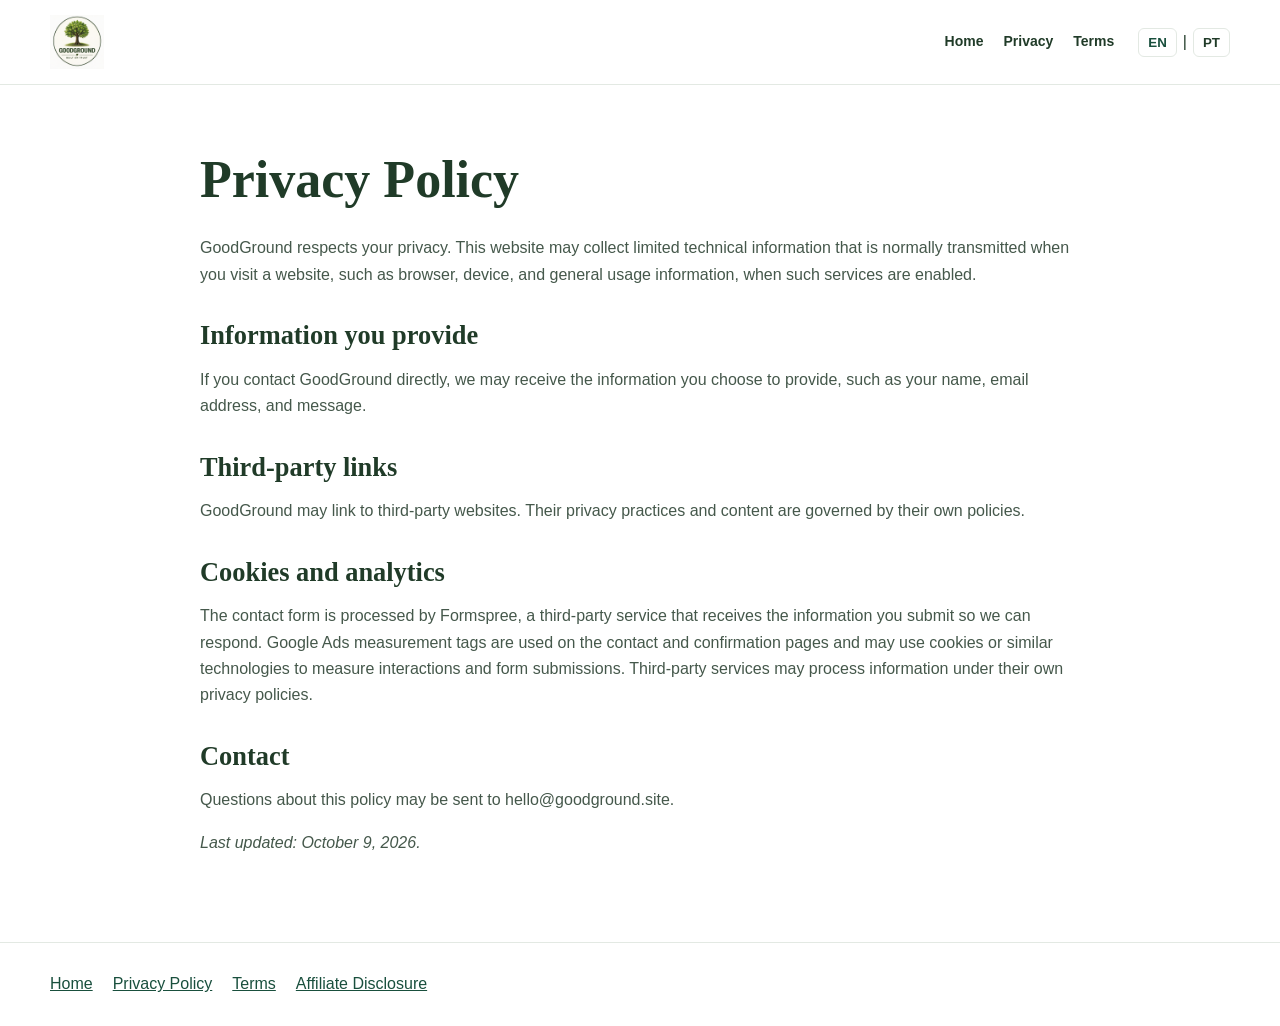
<file: privacy.html>
<!doctype html>
<html lang="en">

<head>
  <meta charset="utf-8">
  <meta name="viewport" content="width=device-width, initial-scale=1">
  <link rel="canonical" href="https://goodground.site/privacy">

  <title>Privacy Policy — GoodGround</title>

  <meta
    id="meta-description"
    name="description"
    content="Read the GoodGround Privacy Policy and learn how information may be handled when you use this website.">

  <link rel="stylesheet" href="/styles.css?v=20261009-audit">
  <link rel="icon" href="/goodground-logo.png">
</head>

<body>

<header>
  <nav class="wrap">

    <a class="brand" href="/">
      <img src="/goodground-logo.png" alt="GoodGround logo">
    </a>

    <div class="links">

      <a
        href="/"
        data-en="Home"
        data-pt="Início">
        Home
      </a>

      <a
        href="/privacy"
        data-en="Privacy"
        data-pt="Privacidade">
        Privacy
      </a>

      <a
        href="/terms"
        data-en="Terms"
        data-pt="Termos">
        Terms
      </a>

    </div>

    <div class="languages">

      <button
        type="button"
        id="lang-en"
        class="language-link active"
        onclick="setLanguage('en')">
        EN
      </button>

      <span>|</span>

      <button
        type="button"
        id="lang-pt"
        class="language-link"
        onclick="setLanguage('pt')">
        PT
      </button>

    </div>

  </nav>
</header>


<main class="wrap legal">

  <h1
    data-en="Privacy Policy"
    data-pt="Política de Privacidade">
    Privacy Policy
  </h1>


  <p
    data-en="GoodGround respects your privacy. This website may collect limited technical information that is normally transmitted when you visit a website, such as browser, device, and general usage information, when such services are enabled."
    data-pt="A GoodGround respeita a sua privacidade. Este site pode coletar informações técnicas limitadas que normalmente são transmitidas quando você visita um site, como informações sobre navegador, dispositivo e uso geral, quando esses serviços estiverem ativados.">
    GoodGround respects your privacy. This website may collect limited technical information that is normally transmitted when you visit a website, such as browser, device, and general usage information, when such services are enabled.
  </p>


  <h2
    data-en="Information you provide"
    data-pt="Informações que você fornece">
    Information you provide
  </h2>

  <p
    data-en="If you contact GoodGround directly, we may receive the information you choose to provide, such as your name, email address, and message."
    data-pt="Se você entrar em contato diretamente com a GoodGround, poderemos receber as informações que você decidir fornecer, como seu nome, endereço de e-mail e mensagem.">
    If you contact GoodGround directly, we may receive the information you choose to provide, such as your name, email address, and message.
  </p>


  <h2
    data-en="Third-party links"
    data-pt="Links de terceiros">
    Third-party links
  </h2>

  <p
    data-en="GoodGround may link to third-party websites. Their privacy practices and content are governed by their own policies."
    data-pt="A GoodGround pode conter links para sites de terceiros. As práticas de privacidade e o conteúdo desses sites são regidos por suas próprias políticas.">
    GoodGround may link to third-party websites. Their privacy practices and content are governed by their own policies.
  </p>


  <h2
    data-en="Cookies and analytics"
    data-pt="Cookies e análises">
    Cookies and analytics
  </h2>

  <p
    data-en="The contact form is processed by Formspree, a third-party service that receives the information you submit so we can respond. Google Ads measurement tags are used on the contact and confirmation pages and may use cookies or similar technologies to measure interactions and form submissions. Third-party services may process information under their own privacy policies."
    data-pt="O formulário de contato é processado pelo Formspree, serviço de terceiros que recebe as informações enviadas para que possamos responder. Tags de medição do Google Ads são utilizadas nas páginas de contato e confirmação e podem usar cookies ou tecnologias semelhantes para medir interações e envios de formulário. Esses serviços podem processar informações conforme suas próprias políticas de privacidade.">
    The contact form is processed by Formspree, a third-party service that receives the information you submit so we can respond. Google Ads measurement tags are used on the contact and confirmation pages and may use cookies or similar technologies to measure interactions and form submissions. Third-party services may process information under their own privacy policies.
  </p>


  <h2
    data-en="Contact"
    data-pt="Contato">
    Contact
  </h2>

  <p
    data-en="Questions about this policy may be sent to hello@goodground.site."
    data-pt="Dúvidas sobre esta política podem ser enviadas para hello@goodground.site.">
    Questions about this policy may be sent to hello@goodground.site.
  </p>


  <p>
    <em
      data-en="Last updated: October 9, 2026."
      data-pt="Última atualização: 9 de outubro de 2026.">
      Last updated: October 9, 2026.
    </em>
  </p>

</main>


<footer>

  <div class="wrap">

    <a
      href="/"
      data-en="Home"
      data-pt="Início">
      Home
    </a>

    <a
      href="/privacy"
      data-en="Privacy Policy"
      data-pt="Política de Privacidade">
      Privacy Policy
    </a>

    <a
      href="/terms"
      data-en="Terms"
      data-pt="Termos">
      Terms
    </a>

    <a
      href="/affiliate-disclosure"
      data-en="Affiliate Disclosure"
      data-pt="Divulgação de Afiliados">
      Affiliate Disclosure
    </a>

  </div>

</footer>


<script>

function setLanguage(language) {

  const elements =
    document.querySelectorAll('[data-en][data-pt]');


  elements.forEach(function(element) {

    if (language === 'pt') {

      element.textContent =
        element.getAttribute('data-pt');

    } else {

      element.textContent =
        element.getAttribute('data-en');

    }

  });


  document.documentElement.lang = language;


  document
    .getElementById('lang-en')
    .classList.toggle(
      'active',
      language === 'en'
    );


  document
    .getElementById('lang-pt')
    .classList.toggle(
      'active',
      language === 'pt'
    );


  if (language === 'pt') {

    document.title =
      'Política de Privacidade — GoodGround';

    document
      .getElementById('meta-description')
      .setAttribute(
        'content',
        'Leia a Política de Privacidade da GoodGround e saiba como as informações podem ser tratadas ao utilizar este site.'
      );

  } else {

    document.title =
      'Privacy Policy — GoodGround';

    document
      .getElementById('meta-description')
      .setAttribute(
        'content',
        'Read the GoodGround Privacy Policy and learn how information may be handled when you use this website.'
      );

  }


  localStorage.setItem(
    'goodground-language',
    language
  );

}


document.addEventListener(
  'DOMContentLoaded',
  function() {

    const savedLanguage =
      localStorage.getItem('goodground-language') || 'en';

    setLanguage(savedLanguage);

  }
);

</script>

</body>
</html>
</file>
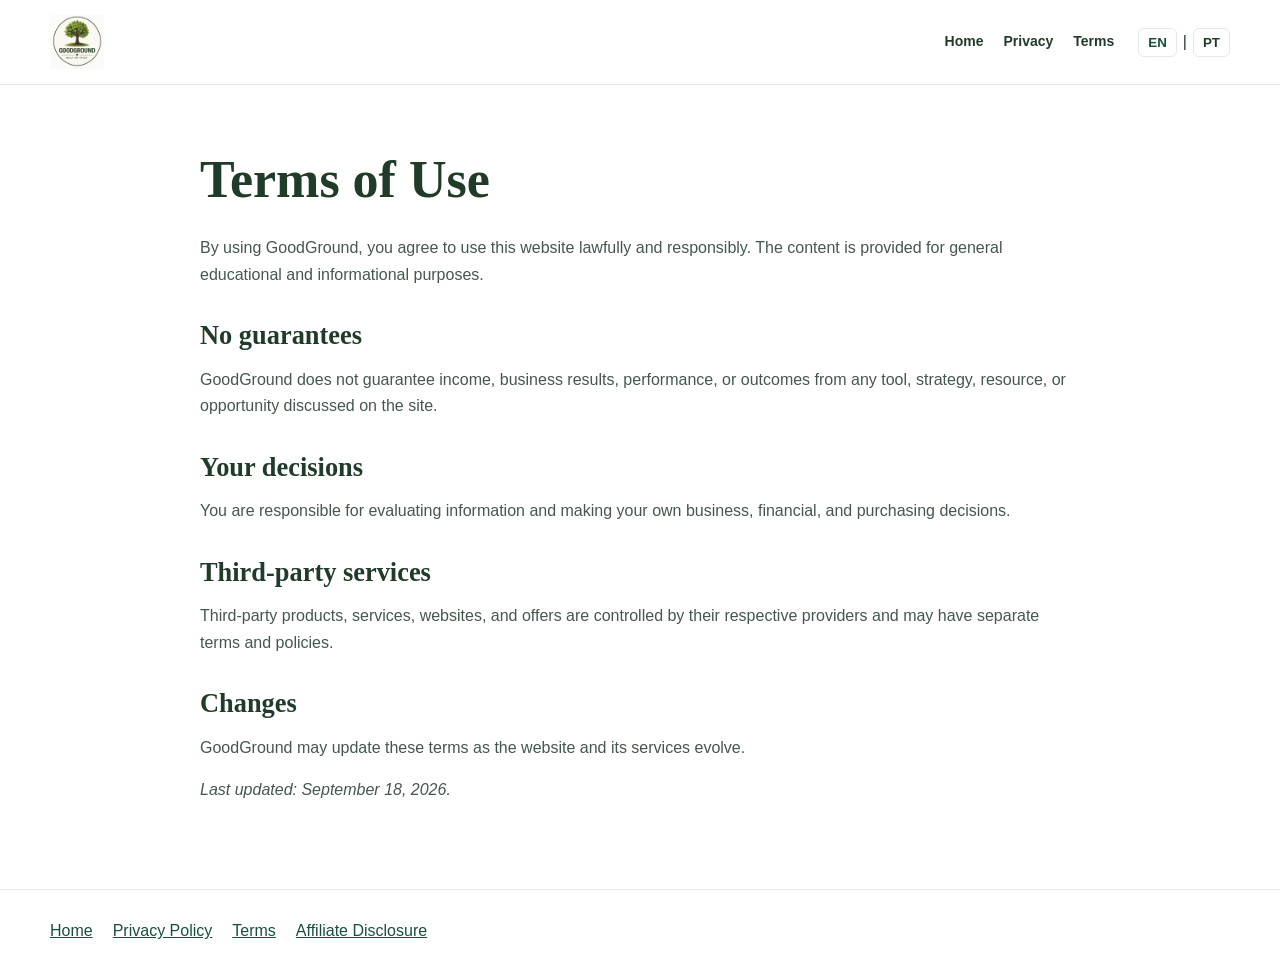
<file: terms.html>
<!doctype html>
<html lang="en">

<head>
  <meta charset="utf-8">
  <meta name="viewport" content="width=device-width, initial-scale=1">
  <link rel="canonical" href="https://goodground.site/terms">

  <title>Terms of Use — GoodGround</title>

  <meta
    id="meta-description"
    name="description"
    content="Read the GoodGround Terms of Use and understand the conditions for using this website and its content.">

  <link rel="stylesheet" href="/styles.css?v=20261009-audit">
  <link rel="icon" href="/goodground-logo.png">
</head>

<body>

<header>
  <nav class="wrap">

    <a class="brand" href="/">
      <img src="/goodground-logo.png" alt="GoodGround logo">
    </a>

    <div class="links">

      <a
        href="/"
        data-en="Home"
        data-pt="Início">
        Home
      </a>

      <a
        href="/privacy"
        data-en="Privacy"
        data-pt="Privacidade">
        Privacy
      </a>

      <a
        href="/terms"
        data-en="Terms"
        data-pt="Termos">
        Terms
      </a>

    </div>

    <div class="languages">

      <button
        type="button"
        id="lang-en"
        class="language-link active"
        onclick="setLanguage('en')">
        EN
      </button>

      <span>|</span>

      <button
        type="button"
        id="lang-pt"
        class="language-link"
        onclick="setLanguage('pt')">
        PT
      </button>

    </div>

  </nav>
</header>


<main class="wrap legal">

  <h1
    data-en="Terms of Use"
    data-pt="Termos de Uso">
    Terms of Use
  </h1>


  <p
    data-en="By using GoodGround, you agree to use this website lawfully and responsibly. The content is provided for general educational and informational purposes."
    data-pt="Ao utilizar a GoodGround, você concorda em usar este site de forma legal e responsável. O conteúdo é fornecido para fins gerais de educação e informação.">
    By using GoodGround, you agree to use this website lawfully and responsibly. The content is provided for general educational and informational purposes.
  </p>


  <h2
    data-en="No guarantees"
    data-pt="Sem garantias">
    No guarantees
  </h2>

  <p
    data-en="GoodGround does not guarantee income, business results, performance, or outcomes from any tool, strategy, resource, or opportunity discussed on the site."
    data-pt="A GoodGround não garante renda, resultados comerciais, desempenho ou qualquer resultado decorrente de ferramentas, estratégias, recursos ou oportunidades discutidos no site.">
    GoodGround does not guarantee income, business results, performance, or outcomes from any tool, strategy, resource, or opportunity discussed on the site.
  </p>


  <h2
    data-en="Your decisions"
    data-pt="Suas decisões">
    Your decisions
  </h2>

  <p
    data-en="You are responsible for evaluating information and making your own business, financial, and purchasing decisions."
    data-pt="Você é responsável por avaliar as informações e tomar suas próprias decisões comerciais, financeiras e de compra.">
    You are responsible for evaluating information and making your own business, financial, and purchasing decisions.
  </p>


  <h2
    data-en="Third-party services"
    data-pt="Serviços de terceiros">
    Third-party services
  </h2>

  <p
    data-en="Third-party products, services, websites, and offers are controlled by their respective providers and may have separate terms and policies."
    data-pt="Produtos, serviços, sites e ofertas de terceiros são controlados por seus respectivos fornecedores e podem possuir termos e políticas próprias.">
    Third-party products, services, websites, and offers are controlled by their respective providers and may have separate terms and policies.
  </p>


  <h2
    data-en="Changes"
    data-pt="Alterações">
    Changes
  </h2>

  <p
    data-en="GoodGround may update these terms as the website and its services evolve."
    data-pt="A GoodGround poderá atualizar estes termos à medida que o site e seus serviços evoluírem.">
    GoodGround may update these terms as the website and its services evolve.
  </p>


  <p>
    <em
      data-en="Last updated: September 18, 2026."
      data-pt="Última atualização: 18 de setembro de 2026.">
      Last updated: September 18, 2026.
    </em>
  </p>

</main>


<footer>

  <div class="wrap">

    <a
      href="/"
      data-en="Home"
      data-pt="Início">
      Home
    </a>

    <a
      href="/privacy"
      data-en="Privacy Policy"
      data-pt="Política de Privacidade">
      Privacy Policy
    </a>

    <a
      href="/terms"
      data-en="Terms"
      data-pt="Termos">
      Terms
    </a>

    <a
      href="/affiliate-disclosure"
      data-en="Affiliate Disclosure"
      data-pt="Divulgação de Afiliados">
      Affiliate Disclosure
    </a>

  </div>

</footer>


<script>

function setLanguage(language) {

  const elements =
    document.querySelectorAll('[data-en][data-pt]');


  elements.forEach(function(element) {

    if (language === 'pt') {

      element.textContent =
        element.getAttribute('data-pt');

    } else {

      element.textContent =
        element.getAttribute('data-en');

    }

  });


  document.documentElement.lang = language;


  document
    .getElementById('lang-en')
    .classList.toggle(
      'active',
      language === 'en'
    );


  document
    .getElementById('lang-pt')
    .classList.toggle(
      'active',
      language === 'pt'
    );


  if (language === 'pt') {

    document.title =
      'Termos de Uso — GoodGround';

    document
      .getElementById('meta-description')
      .setAttribute(
        'content',
        'Leia os Termos de Uso da GoodGround e entenda as condições para utilizar este site e seu conteúdo.'
      );

  } else {

    document.title =
      'Terms of Use — GoodGround';

    document
      .getElementById('meta-description')
      .setAttribute(
        'content',
        'Read the GoodGround Terms of Use and understand the conditions for using this website and its content.'
      );

  }


  localStorage.setItem(
    'goodground-language',
    language
  );

}


document.addEventListener(
  'DOMContentLoaded',
  function() {

    const savedLanguage =
      localStorage.getItem('goodground-language') || 'en';

    setLanguage(savedLanguage);

  }
);

</script>

</body>
</html>
</file>
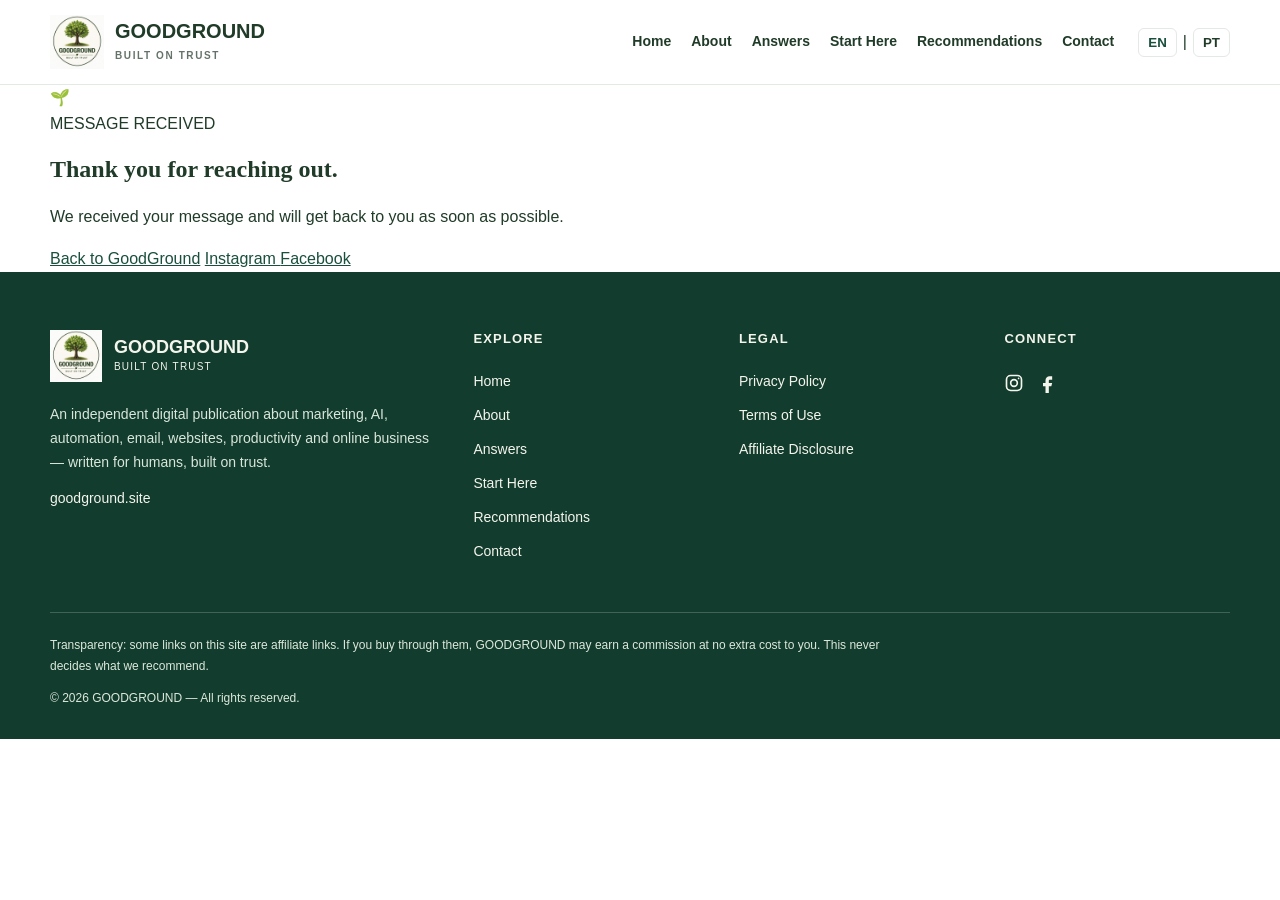
<file: thank-you.html>
<!doctype html>
<html lang="en">

<head>

  <!-- Google tag (gtag.js) -->
  <script async src="https://www.googletagmanager.com/gtag/js?id=AW-18292006129"></script>
  <script>
    window.dataLayer = window.dataLayer || [];
    function gtag(){dataLayer.push(arguments);}
    gtag('js', new Date());

    gtag('config', 'AW-18292006129');
  </script>

  <!-- Event snippet for Enviar formulário de lead conversion page -->
  <!-- Count a contact-form lead only after Formspree confirms submission.
       A direct visit or refresh must not generate a new conversion. -->
  <script>
    if (sessionStorage.getItem('goodground-contact-submitted') === '1') {
      sessionStorage.removeItem('goodground-contact-submitted');
      gtag('event', 'conversion', {
        'send_to': 'AW-18292006129/95cACOj25YIdEPG5p5JE'
      });
    }
  </script>

  <meta charset="utf-8">
  <meta name="robots" content="noindex,follow">
  <meta name="viewport" content="width=device-width, initial-scale=1">

  <title>Thank You — GoodGround</title>

  <meta
    name="description"
    content="Thank you for contacting GoodGround. We received your message and will get back to you soon.">

  <link rel="stylesheet" href="/styles.css?v=20261009-audit">
  <link rel="icon" href="/goodground-logo.png">

</head>

<body>

<header class="site-header">

  <nav class="wrap nav">

    <a class="brand" href="/">

      <img src="/goodground-logo.png" alt="GoodGround">

      <div class="brand-text">
        <strong>GOODGROUND</strong>
        <span>BUILT ON TRUST</span>
      </div>

    </a>


    <div class="links">

      <a href="/"
         data-en="Home"
         data-pt="Início">
        Home
      </a>

      <a href="/#about"
         data-en="About"
         data-pt="Sobre">
        About
      </a>

      <a href="/#blog"
         data-en="Answers"
         data-pt="Respostas">
        Blog
      </a>

      <a href="/#start-here"
         data-en="Start Here"
         data-pt="Comece Aqui">
        Start Here
      </a>

      <a href="/#reviews"
         data-en="Recommendations"
         data-pt="Recomendações">
        Reviews
      </a>

      <a href="/contact"
         data-en="Contact"
         data-pt="Contato">
        Contact
      </a>

    </div>


    <div class="languages">

      <button
        type="button"
        id="lang-en"
        class="language-link active"
        onclick="setLanguage('en')">
        EN
      </button>

      <span>|</span>

      <button
        type="button"
        id="lang-pt"
        class="language-link"
        onclick="setLanguage('pt')">
        PT
      </button>

    </div>

  </nav>

</header>


<main>

<section class="section contact-cta">

  <div class="wrap contact-cta-inner">

    <div class="contact-tree">
      🌱
    </div>

    <div
      class="eyebrow"
      data-en="MESSAGE RECEIVED"
      data-pt="MENSAGEM RECEBIDA">
      MESSAGE RECEIVED
    </div>

    <h1
      style="margin-top:18px;"
      data-en="Thank you for reaching out."
      data-pt="Obrigada por entrar em contato.">
      Thank you for reaching out.
    </h1>

    <p
      data-en="We received your message and will get back to you as soon as possible."
      data-pt="Recebemos sua mensagem e entraremos em contato com você assim que possível.">
      We received your message and will get back to you as soon as possible.
    </p>

    <div class="hero-actions"
         style="justify-content:center;">

      <a
        class="btn btn-primary"
        href="/"
        data-en="Back to GoodGround"
        data-pt="Voltar para a GoodGround">
        Back to GoodGround
      </a>

      <a
        class="btn btn-secondary"
        href="https://www.instagram.com/goodground.site/"
        target="_blank"
        rel="noopener noreferrer">
        Instagram
      </a>

      <a
        class="btn btn-secondary"
        href="https://www.facebook.com/people/GoodGround/61593695165469/"
        target="_blank"
        rel="noopener noreferrer">
        Facebook
      </a>

    </div>

  </div>

</section>

</main>


<footer class="footer">

  <div class="wrap footer-main">

    <div class="footer-column footer-about">

      <div class="footer-brand">

        <img src="/goodground-logo.png" alt="GoodGround">

        <div>
          <strong>GOODGROUND</strong>
          <span>BUILT ON TRUST</span>
        </div>

      </div>

      <p
        data-en="An independent digital publication about marketing, AI, automation, email, websites, productivity and online business — written for humans, built on trust."
        data-pt="Uma publicação digital independente sobre marketing, inteligência artificial, automação, e-mail, sites, produtividade e negócios online — feita para pessoas e construída sobre confiança.">
        An independent digital publication about marketing, AI, automation,
        email, websites, productivity and online business — written for humans,
        built on trust.
      </p>

      <a href="/">goodground.site</a>

    </div>


    <div class="footer-column">

      <h4>EXPLORE</h4>

      <a href="/"
         data-en="Home"
         data-pt="Início">
        Home
      </a>

      <a href="/#about"
         data-en="About"
         data-pt="Sobre">
        About
      </a>

      <a href="/#blog">Answers</a>

      <a href="/#start-here"
         data-en="Start Here"
         data-pt="Comece Aqui">
        Start Here
      </a>

      <a href="/#reviews"
         data-en="Recommendations"
         data-pt="Recomendações">
        Reviews
      </a>

      <a href="/contact"
         data-en="Contact"
         data-pt="Contato">
        Contact
      </a>

    </div>


    <div class="footer-column">

      <h4>LEGAL</h4>

      <a href="/privacy"
         data-en="Privacy Policy"
         data-pt="Política de Privacidade">
        Privacy Policy
      </a>

      <a href="/terms"
         data-en="Terms of Use"
         data-pt="Termos de Uso">
        Terms of Use
      </a>

      <a href="/affiliate-disclosure"
         data-en="Affiliate Disclosure"
         data-pt="Divulgação de Afiliados">
        Affiliate Disclosure
      </a>

    </div>


    <div class="footer-column footer-connect">

      <h4
        data-en="CONNECT"
        data-pt="CONECTE-SE">
        CONNECT
      </h4>

      <div class="social-icons">

        <a
          href="https://www.instagram.com/goodground.site/"
          class="social-icon"
          aria-label="Instagram"
          target="_blank"
          rel="noopener noreferrer">

          <svg viewBox="0 0 24 24"
               width="20"
               height="20"
               aria-hidden="true">

            <rect x="3"
                  y="3"
                  width="18"
                  height="18"
                  rx="5"
                  fill="none"
                  stroke="currentColor"
                  stroke-width="2"/>

            <circle cx="12"
                    cy="12"
                    r="4"
                    fill="none"
                    stroke="currentColor"
                    stroke-width="2"/>

            <circle cx="17.5"
                    cy="6.5"
                    r="1"
                    fill="currentColor"/>

          </svg>

        </a>


        <a
          href="https://www.facebook.com/people/GoodGround/61593695165469/"
          class="social-icon"
          aria-label="Facebook"
          target="_blank"
          rel="noopener noreferrer">

          <svg viewBox="0 0 24 24"
               width="20"
               height="20"
               aria-hidden="true">

            <path
              d="M14 8h3V4h-3c-3 0-5 2-5 5v3H6v4h3v8h4v-8h3l1-4h-4V9c0-.7.3-1 1-1z"
              fill="currentColor"/>

          </svg>

        </a>

      </div>

    </div>

  </div>


  <div class="wrap footer-bottom">

    <p
      data-en="Transparency: some links on this site are affiliate links. If you buy through them, GOODGROUND may earn a commission at no extra cost to you. This never decides what we recommend."
      data-pt="Transparência: alguns links deste site são links de afiliados. Se você comprar por meio deles, a GOODGROUND poderá receber uma comissão sem nenhum custo adicional para você. Isso nunca determina o que recomendamos.">
      Transparency: some links on this site are affiliate links. If you buy
      through them, GOODGROUND may earn a commission at no extra cost to you.
      This never decides what we recommend.
    </p>

    <p>
      © 2026 GOODGROUND —
      <span
        data-en="All rights reserved."
        data-pt="Todos os direitos reservados.">
        All rights reserved.
      </span>
    </p>

  </div>

</footer>


<script>

function setLanguage(language) {

  const elements =
    document.querySelectorAll('[data-en][data-pt]');

  elements.forEach(function(element) {

    element.textContent =
      language === 'pt'
        ? element.getAttribute('data-pt')
        : element.getAttribute('data-en');

  });

  document.documentElement.lang = language;

  document
    .getElementById('lang-en')
    .classList.toggle('active', language === 'en');

  document
    .getElementById('lang-pt')
    .classList.toggle('active', language === 'pt');

  document.title =
    language === 'pt'
      ? 'Obrigada — GoodGround'
      : 'Thank You — GoodGround';

  localStorage.setItem(
    'goodground-language',
    language
  );

}


document.addEventListener(
  'DOMContentLoaded',
  function() {

    const savedLanguage =
      localStorage.getItem('goodground-language') || 'en';

    setLanguage(savedLanguage);

  }
);

</script>


</body>
</html>
</file>
<file: styles.css>
/* GoodGround — styles.css
   Correção da estrutura de cabeçalho e dos estilos responsivos.
   Mantém as regras responsivas existentes no repositório. */

:root {
  --gg-green: #194f3d;
  --gg-dark: #203b28;
  --gg-cream: #fafaf7;
  --gg-border: #e3e9e3;
}

*, *::before, *::after { box-sizing: border-box; }

html { scroll-behavior: smooth; }

body { margin: 0; }

img { max-width: 100%; }

.wrap {
  width: min(100% - 48px, 1180px);
  margin-inline: auto;
}


/* Base visual compartilhada pelas páginas internas */
body {
  font-family: Arial, Helvetica, sans-serif;
  color: #203b28;
  background: #fff;
  line-height: 1.65;
}
h1, h2, h3 {
  font-family: Georgia, "Times New Roman", serif;
  line-height: 1.16;
  color: #203b28;
}
a { color: #194f3d; }
.brand-text span {
  margin-top: 5px;
  font-size: 10px;
  font-weight: 700;
  letter-spacing: .16em;
  color: #64736a;
}
.language-link {
  appearance: none;
  border: 0;
  background: transparent;
  color: #64736a;
  font-weight: 700;
  cursor: pointer;
}
.language-link.active { color: #194f3d; }
.article-body, .legal { overflow-wrap: anywhere; }
.article-body h2 { font-size: clamp(1.55rem, 3vw, 2rem); }
.article-body h3 { font-size: clamp(1.2rem, 2vw, 1.45rem); }
.article-body p, .article-body li { color: #33473b; }
.article-body a { text-decoration-thickness: 1px; text-underline-offset: 3px; }
.legal { max-width: 880px; padding-bottom: 70px; }
.legal h1 { margin: 65px 0 25px; font-size: clamp(2rem, 5vw, 3.25rem); }
.legal h2 { margin: 32px 0 10px; font-size: 1.65rem; }
.legal p, .legal li { color: #45584b; }
header:not(.site-header) {
  background: #fff;
  border-bottom: 1px solid #e3e9e3;
}
header:not(.site-header) > nav.wrap {
  display: flex;
  align-items: center;
  gap: 24px;
  min-height: 84px;
}
header:not(.site-header) > nav.wrap > .links { margin-left: auto; }
footer:not(.footer) {
  padding: 28px 0;
  border-top: 1px solid #e3e9e3;
}
footer:not(.footer) > .wrap {
  display: flex;
  gap: 20px;
  flex-wrap: wrap;
}
@media(max-width:760px) {
  header:not(.site-header) > nav.wrap {
    flex-wrap: wrap;
    padding: 14px 0;
  }
  header:not(.site-header) > nav.wrap > .links {
    width: 100%;
    order: 3;
    margin-left: 0;
  }
}

/* CABEÇALHO — evita o logotipo sem limite de tamanho */
.site-header {
  position: relative;
  z-index: 10;
  background: #fff;
  border-bottom: 1px solid var(--gg-border);
}

.nav {
  display: flex;
  align-items: center;
  gap: 24px;
  min-height: 84px;
}

.brand {
  display: inline-flex;
  align-items: center;
  flex: 0 0 auto;
  gap: 11px;
  min-width: 0;
  color: var(--gg-dark);
  text-decoration: none;
}

.brand img {
  display: block;
  flex: 0 0 auto;
  width: 54px;
  height: 54px;
  object-fit: contain;
}

.brand-text { display: flex; flex-direction: column; min-width: 0; }
.brand-text strong { font-size: 20px; line-height: 1.15; }
.brand-text small { font-size: 11px; letter-spacing: .09em; }

.links {
  display: flex;
  align-items: center;
  justify-content: flex-end;
  gap: 20px;
  flex-wrap: wrap;
  margin-left: auto;
}

.links a {
  color: var(--gg-dark);
  text-decoration: none;
  font-size: 14px;
  font-weight: 600;
  line-height: 1.4;
}

.links a:hover, .links a:focus-visible {
  color: var(--gg-green);
  text-decoration: underline;
}

.languages {
  display: flex;
  align-items: center;
  gap: 6px;
  flex: 0 0 auto;
}

.languages button {
  cursor: pointer;
  border: 1px solid var(--gg-border);
  border-radius: 6px;
  padding: 6px 9px;
  background: #fff;
  color: var(--gg-dark);
}

.languages button:hover,
.languages button:focus-visible {
  border-color: var(--gg-green);
}

/* TABLET — preserva as regras originais */
@media (min-width: 761px) and (max-width: 1024px) {
  .content-grid { gap: 50px; }
  .cards { grid-template-columns: 1fr 1fr; }
  .contact-layout { gap: 35px; }
  .footer-main { grid-template-columns: 1fr 1fr; }
}

/* MOBILE — preserva as regras originais */
@media (max-width: 760px) {
  .wrap { width: min(100% - 30px, 1180px); }
  .site-header { position: relative; }
  .nav {
    min-height: auto;
    padding: 17px 0;
    flex-wrap: wrap;
  }
  .brand img { width: 42px; height: 42px; }
  .brand-text strong { font-size: 18px; }
  .languages { margin-left: auto; }
  .links {
    width: 100%;
    order: 3;
    overflow-x: auto;
    justify-content: flex-start;
    flex-wrap: nowrap;
    margin-left: 0;
    padding: 12px 0 3px;
  }
  .links a { white-space: nowrap; font-size: 13px; }
  .hero { min-height: 610px; }
  .hero-content { padding: 75px 0; }
  .hero h1 { font-size: clamp(38px, 11vw, 54px); }
  .hero-text { font-size: 17px; }
  .section { padding: 72px 0; }
  .content-grid, .contact-layout { grid-template-columns: 1fr; }
  .cards { grid-template-columns: 1fr; }
  .contact-cta { padding: 80px 0; }
  .contact-info h2 { font-size: 48px; }
  .contact-form-card { padding: 26px 20px; }
  .form-row { grid-template-columns: 1fr; gap: 0; }
  .footer-main { grid-template-columns: 1fr; gap: 38px; }
}


/* PÁGINA DE CONTATO — layout e formulário bilingue */
.contact-section { padding: 72px 0 92px; background: #f8faf6; }
.contact-layout { display: grid; grid-template-columns: minmax(0, .92fr) minmax(0, 1.08fr); gap: 62px; align-items: start; }
.contact-info { min-width: 0; }
.contact-info .eyebrow { color: #557260; font-size: 12px; font-weight: 800; letter-spacing: .17em; text-transform: uppercase; }
.contact-info h2 { font-size: clamp(2.1rem, 4vw, 3.25rem); margin: 15px 0 22px; }
.contact-info > p { max-width: 530px; color: #4d6053; font-size: 17px; }
.contact-method { margin-top: 30px; display: flex; flex-direction: column; gap: 7px; }
.contact-method-label { color: #64756a; font-size: 12px; font-weight: 800; letter-spacing: .08em; }
.contact-method-link { font-size: 17px; font-weight: 700; overflow-wrap: anywhere; }
.contact-social-text { margin-top: 24px; color: #4d6053; }
.social-icons { display: flex; align-items: center; gap: 14px; }
.social-icon { display: inline-flex; align-items: center; justify-content: center; color: #194f3d; text-decoration: none; }
.social-icon:hover, .social-icon:focus-visible { color: #307a58; }
.contact-form-card { background: #fff; border: 1px solid #e2e9e0; border-radius: 20px; padding: 34px; box-shadow: 0 14px 42px rgba(24, 61, 40, .07); min-width: 0; }
.form-row { display: grid; grid-template-columns: repeat(2, minmax(0,1fr)); gap: 18px; }
.form-group { display: flex; flex-direction: column; gap: 7px; margin-bottom: 20px; min-width: 0; }
.form-group label { color: #294736; font-size: 14px; font-weight: 700; }
.form-group input, .form-group textarea { display: block; width: 100%; max-width: 100%; padding: 13px 14px; border: 1px solid #cdd9cf; border-radius: 9px; background: #fff; color: #203b28; font: inherit; line-height: 1.4; }
.form-group textarea { resize: vertical; min-height: 154px; }
.form-group input:focus, .form-group textarea:focus { outline: 2px solid #3d8963; outline-offset: 1px; border-color: #3d8963; }
.form-submit { display: inline-flex; justify-content: center; align-items: center; border: 0; border-radius: 9px; background: #194f3d; color: #fff; padding: 13px 26px; font: inherit; font-weight: 700; cursor: pointer; }
.form-submit:hover, .form-submit:focus-visible { background: #286d50; }
.form-submit:disabled { opacity: .65; cursor: wait; }
.form-privacy { font-size: 13px; color: #66796b; margin: 18px 0 0; }
.form-privacy a { font-weight: 700; }

/* RODAPÉ — impedir imagem gigante e links sem organização */
.footer { background: #123c2d; color: #f4f5ed; padding-top: 58px; }
.footer a, .footer p, .footer h4, .footer strong, .footer span { color: inherit; }
.footer a { text-decoration: none; }
.footer a:hover, .footer a:focus-visible { text-decoration: underline; }
.footer-main { display: grid; grid-template-columns: minmax(0, 1.7fr) repeat(3, minmax(0, 1fr)); gap: 40px; padding-bottom: 50px; }
.footer-column { display: flex; flex-direction: column; align-items: flex-start; gap: 13px; min-width: 0; }
.footer-column h4 { font: 800 13px/1.4 Arial,Helvetica,sans-serif; letter-spacing: .09em; margin: 0 0 10px; }
.footer-column > a { font-size: 14px; line-height: 1.5; }
.footer-brand { display: flex; align-items: center; gap: 12px; margin-bottom: 8px; }
.footer-brand img { display: block; width: 52px; height: 52px; max-width: 52px; object-fit: contain; flex: 0 0 52px; }
.footer-brand > div { display: flex; flex-direction: column; gap: 2px; }
.footer-brand strong { font-size: 18px; line-height: 1.15; }
.footer-brand span { font-size: 10px; letter-spacing: .12em; }
.footer-about p { margin: 0; color: #d9e6db; font-size: 14px; line-height: 1.7; }
.footer-connect .social-icons { margin-top: 2px; }
.footer-connect .social-icon { color: #f4f5ed; }
.footer-bottom { border-top: 1px solid rgba(255,255,255,.2); padding: 22px 0 30px; }
.footer-bottom p { margin: 0 0 12px; color: #dce8dc; font-size: 12px; line-height: 1.7; max-width: 850px; }
.footer-bottom p:last-child { margin-bottom: 0; }

@media (max-width: 1024px) {
  .contact-layout { gap: 30px; }
  .footer-main { grid-template-columns: repeat(2,minmax(0,1fr)); }
}
@media (max-width: 760px) {
  .contact-section { padding: 46px 0 64px; }
  .contact-layout { grid-template-columns: minmax(0,1fr); gap: 30px; }
  .contact-info h2 { font-size: clamp(2rem, 8vw, 2.7rem); }
  .contact-form-card { padding: 24px 18px; }
  .form-row { grid-template-columns: minmax(0,1fr); gap: 0; }
  .footer-main { grid-template-columns: minmax(0,1fr); gap: 35px; }
  .footer { padding-top: 42px; }
}

/* Contact and confirmation pages: correct document heading hierarchy */
.contact-info h1 { font-size: clamp(2.1rem, 4vw, 3.25rem); margin: 15px 0 22px; }
@media (max-width:760px) { .contact-info h1 { font-size: clamp(2rem, 8vw, 2.7rem); } }


/* Guide navigation: consistent across the three educational articles */
.guide-path { padding: 22px 0 12px; }
.guide-path-label { margin: 0 0 10px; font-size: 12px; font-weight: 800; letter-spacing: .09em; text-transform: uppercase; color: #52705d; }
.guide-path-links { display: flex; flex-wrap: wrap; gap: 10px; }
.guide-path-links a { display: inline-flex; align-items: center; min-height: 40px; padding: 9px 14px; border: 1px solid #cfded1; border-radius: 999px; color: #1a4c37; background: #f8faf6; font-size: 13px; font-weight: 700; line-height: 1.4; text-decoration: none; }
.guide-path-links a:hover, .guide-path-links a:focus-visible { background: #e3efe5; border-color: #7a9e83; }
.guide-path-links a[aria-current="page"] { background: #194f3d; border-color: #194f3d; color: #fff; }
.guide-path-links a:focus-visible { outline: 2px solid #337b55; outline-offset: 2px; }
@media (max-width: 600px) { .guide-path { padding-top: 16px; } .guide-path-links a { font-size: 12px; } }

/* Mobile article usability audit: 2026-10-09 */
@media (max-width: 760px) {
  .nav { min-width: 0; }
  .nav .links { scrollbar-width: thin; scroll-snap-type: x proximity; overscroll-behavior-x: contain; -webkit-overflow-scrolling: touch; }
  .nav .links a { display: inline-flex; align-items: center; min-height: 42px; scroll-snap-align: start; }
  body .article-hero { padding: 52px 0 40px; }
  .article-hero .article-wrap h1 { font-size: clamp(2rem,8.5vw,3.3rem); line-height: 1.08; overflow-wrap: break-word; }
  .article-hero .article-deck { font-size: 1.06rem; }
  body .article-body { padding: 36px 0 62px; }
  body .article-body h2 { margin-top: 36px; }
  .article-body .quick-answer, .article-body .truth-box, .article-body .warning-box, .article-body .source-box { padding: 20px; }
  .article-body .next-step { padding: 24px 20px; }
  .guide-path-links a { min-height: 44px; }
  .article-footer nav a { display: inline-flex; align-items: center; min-height: 40px; }
}
@media (max-width: 420px) {
  .brand-text strong { font-size: 16px; }
  .brand-text span { font-size: 9px; letter-spacing: .08em; }
  .article-hero .article-wrap h1 { font-size: clamp(1.9rem,8.5vw,2.3rem); }
  .guide-path-links { gap: 8px; }
}
</file>
